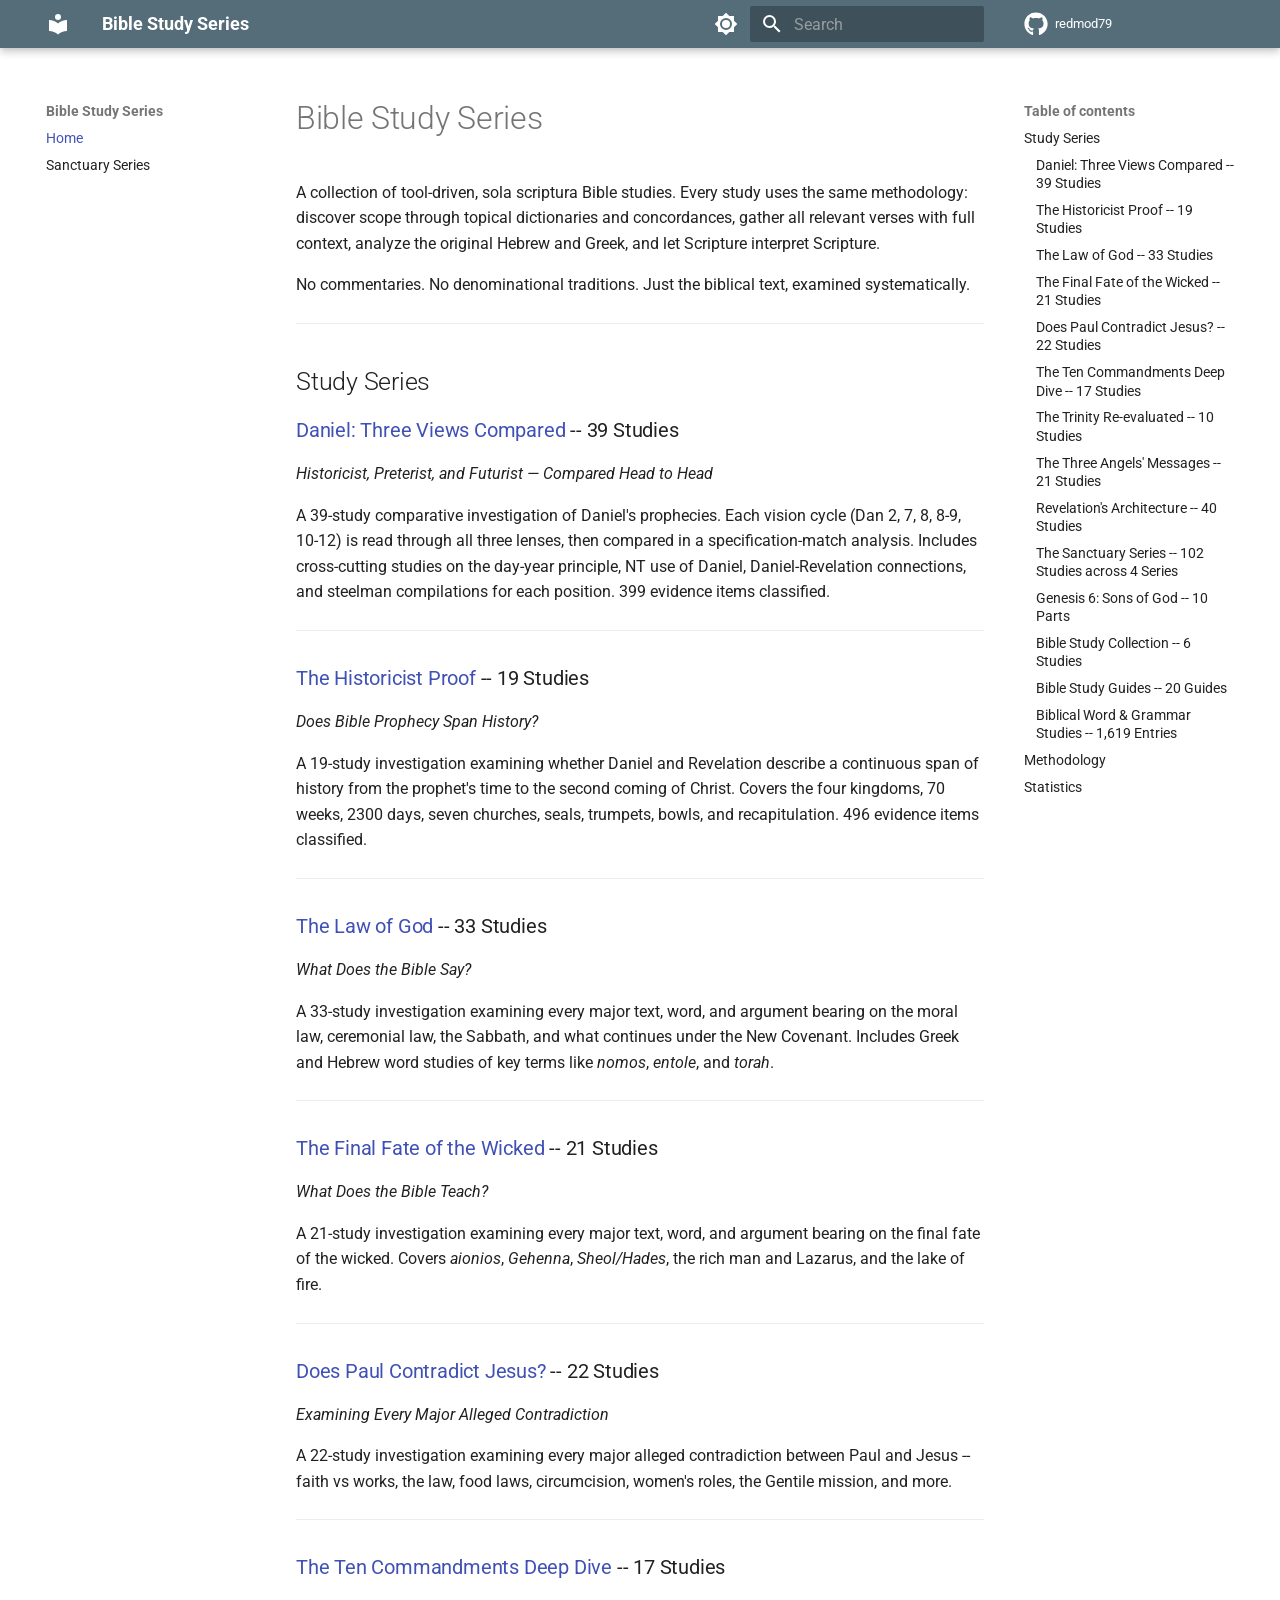
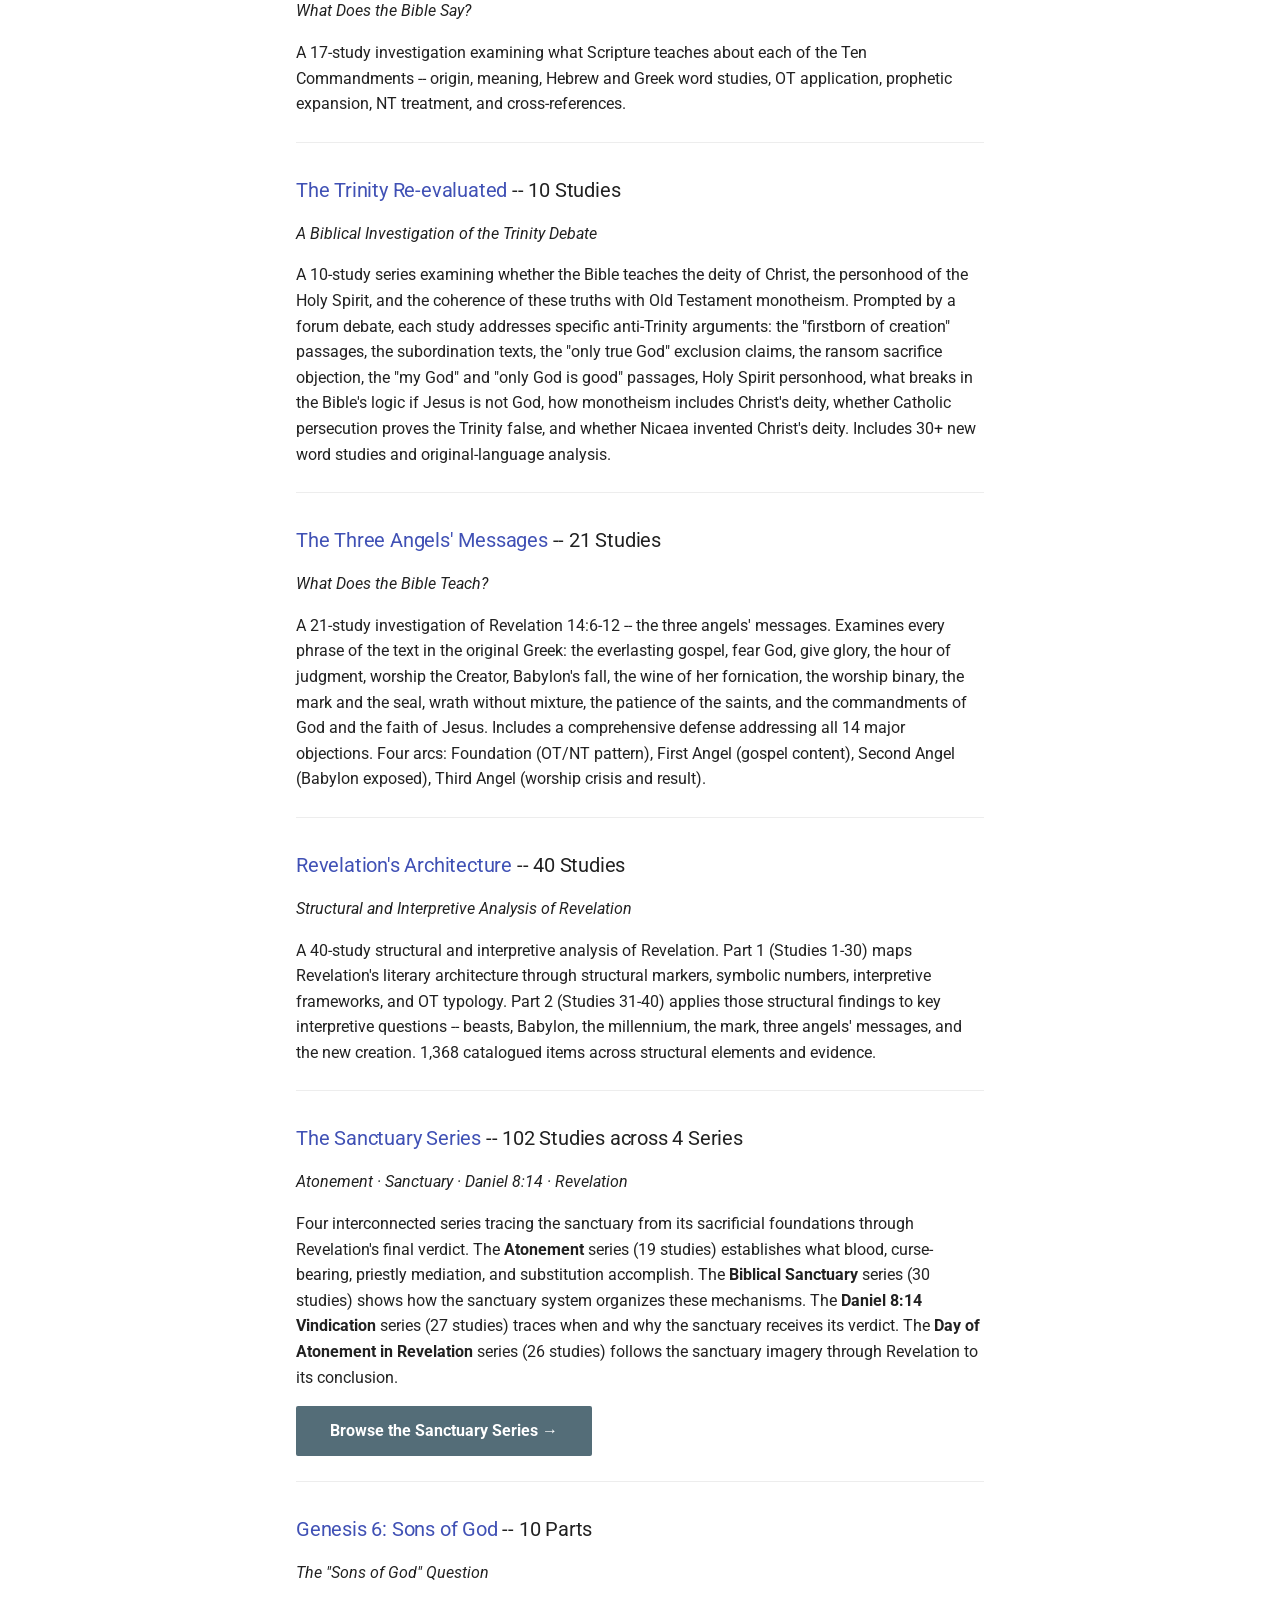
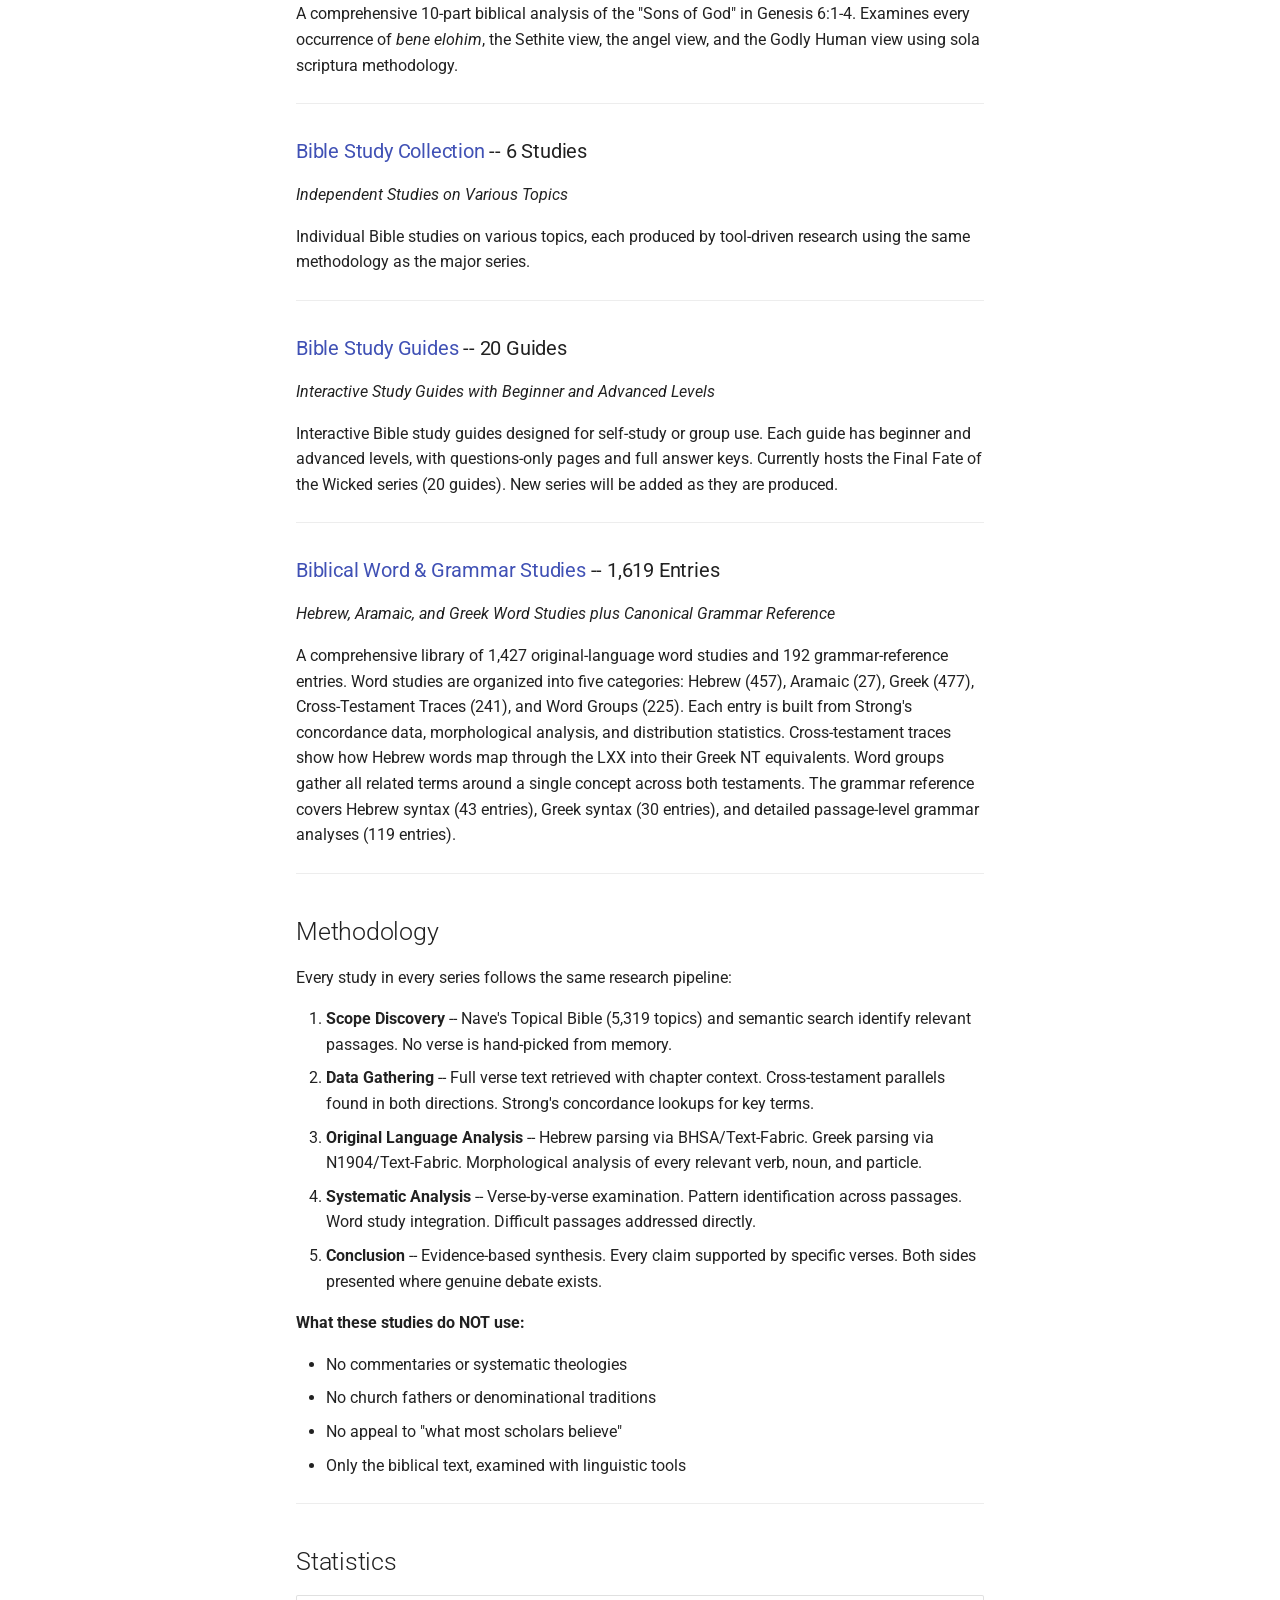
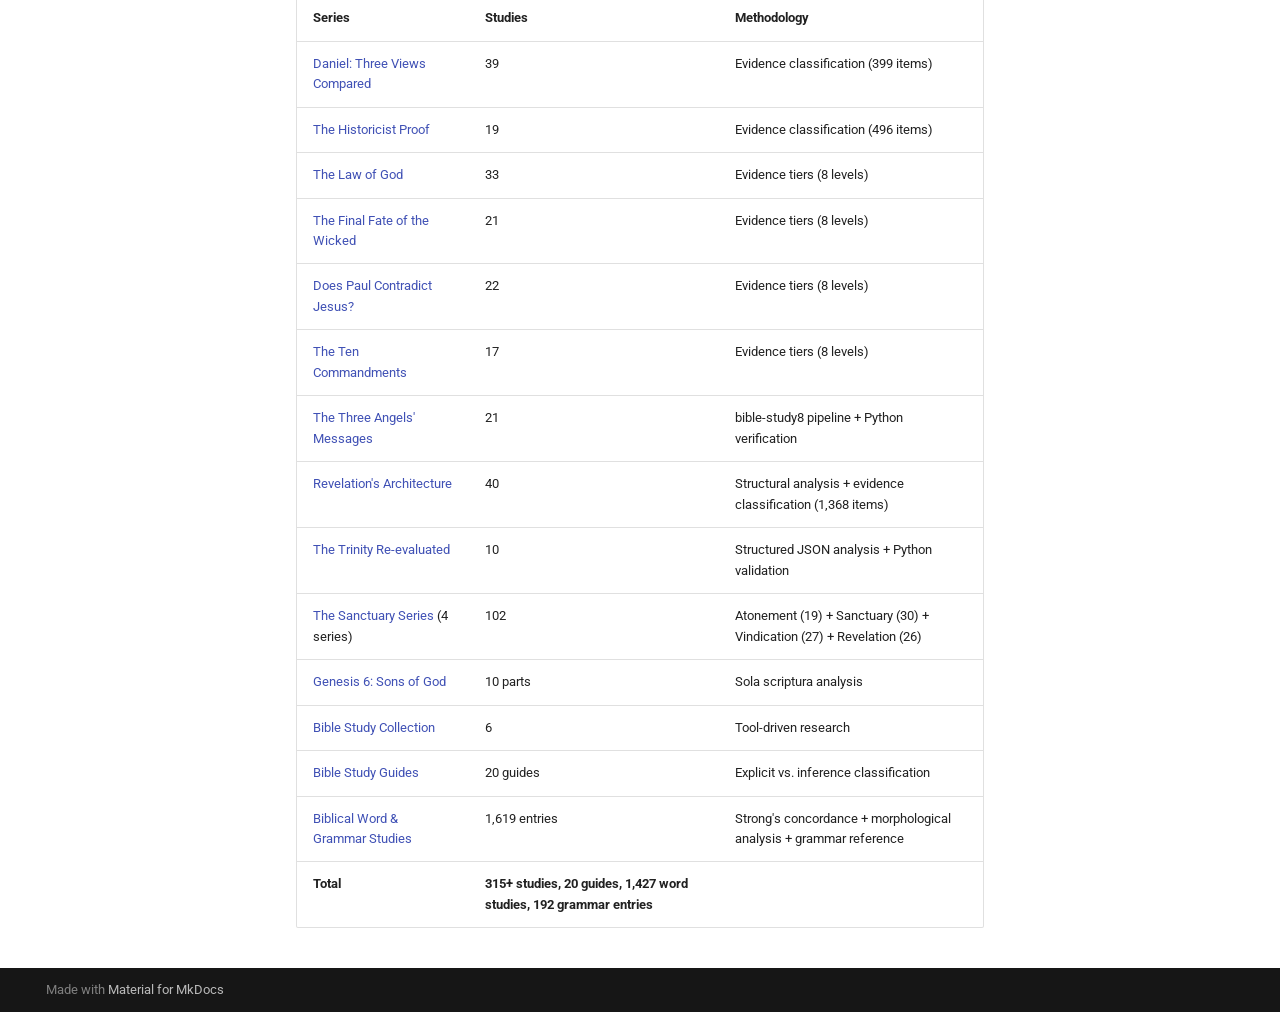
<file: index.html>
<!doctype html>
<html lang="en" class="no-js">
  <head>
    
      <meta charset="utf-8">
      <meta name="viewport" content="width=device-width,initial-scale=1">
      
        <meta name="description" content="A collection of tool-driven, sola scriptura Bible studies">
      
      
      
        <link rel="canonical" href="https://redmod79.github.io/bible-study-hub/">
      
      
      
        <link rel="next" href="sanctuary/">
      
      
        
      
      
      <link rel="icon" href="assets/images/favicon.png">
      <meta name="generator" content="mkdocs-1.6.1, mkdocs-material-9.7.5">
    
    
      
        <title>Bible Study Series</title>
      
    
    
      <link rel="stylesheet" href="assets/stylesheets/main.484c7ddc.min.css">
      
        
        <link rel="stylesheet" href="assets/stylesheets/palette.ab4e12ef.min.css">
      
      


    
    
      
    
    
      
        
        
        <link rel="preconnect" href="https://fonts.gstatic.com" crossorigin>
        <link rel="stylesheet" href="https://fonts.googleapis.com/css?family=Roboto:300,300i,400,400i,700,700i%7CRoboto+Mono:400,400i,700,700i&display=fallback">
        <style>:root{--md-text-font:"Roboto";--md-code-font:"Roboto Mono"}</style>
      
    
    
      <link rel="stylesheet" href="css/extra.css">
    
    <script>__md_scope=new URL(".",location),__md_hash=e=>[...e].reduce(((e,_)=>(e<<5)-e+_.charCodeAt(0)),0),__md_get=(e,_=localStorage,t=__md_scope)=>JSON.parse(_.getItem(t.pathname+"."+e)),__md_set=(e,_,t=localStorage,a=__md_scope)=>{try{t.setItem(a.pathname+"."+e,JSON.stringify(_))}catch(e){}}</script>
    
      

    
    
  </head>
  
  
    
    
      
    
    
    
    
    <body dir="ltr" data-md-color-scheme="default" data-md-color-primary="blue-grey" data-md-color-accent="deep-orange">
  
    
    <input class="md-toggle" data-md-toggle="drawer" type="checkbox" id="__drawer" autocomplete="off">
    <input class="md-toggle" data-md-toggle="search" type="checkbox" id="__search" autocomplete="off">
    <label class="md-overlay" for="__drawer"></label>
    <div data-md-component="skip">
      
        
        <a href="#bible-study-series" class="md-skip">
          Skip to content
        </a>
      
    </div>
    <div data-md-component="announce">
      
    </div>
    
    
      

  

<header class="md-header md-header--shadow" data-md-component="header">
  <nav class="md-header__inner md-grid" aria-label="Header">
    <a href="." title="Bible Study Series" class="md-header__button md-logo" aria-label="Bible Study Series" data-md-component="logo">
      
  
  <svg xmlns="http://www.w3.org/2000/svg" viewBox="0 0 24 24"><path d="M12 8a3 3 0 0 0 3-3 3 3 0 0 0-3-3 3 3 0 0 0-3 3 3 3 0 0 0 3 3m0 3.54C9.64 9.35 6.5 8 3 8v11c3.5 0 6.64 1.35 9 3.54 2.36-2.19 5.5-3.54 9-3.54V8c-3.5 0-6.64 1.35-9 3.54"/></svg>

    </a>
    <label class="md-header__button md-icon" for="__drawer">
      
      <svg xmlns="http://www.w3.org/2000/svg" viewBox="0 0 24 24"><path d="M3 6h18v2H3zm0 5h18v2H3zm0 5h18v2H3z"/></svg>
    </label>
    <div class="md-header__title" data-md-component="header-title">
      <div class="md-header__ellipsis">
        <div class="md-header__topic">
          <span class="md-ellipsis">
            Bible Study Series
          </span>
        </div>
        <div class="md-header__topic" data-md-component="header-topic">
          <span class="md-ellipsis">
            
              Home
            
          </span>
        </div>
      </div>
    </div>
    
      
        <form class="md-header__option" data-md-component="palette">
  
    
    
    
    <input class="md-option" data-md-color-media="" data-md-color-scheme="default" data-md-color-primary="blue-grey" data-md-color-accent="deep-orange"  aria-label="Switch to dark mode"  type="radio" name="__palette" id="__palette_0">
    
      <label class="md-header__button md-icon" title="Switch to dark mode" for="__palette_1" hidden>
        <svg xmlns="http://www.w3.org/2000/svg" viewBox="0 0 24 24"><path d="M12 8a4 4 0 0 0-4 4 4 4 0 0 0 4 4 4 4 0 0 0 4-4 4 4 0 0 0-4-4m0 10a6 6 0 0 1-6-6 6 6 0 0 1 6-6 6 6 0 0 1 6 6 6 6 0 0 1-6 6m8-9.31V4h-4.69L12 .69 8.69 4H4v4.69L.69 12 4 15.31V20h4.69L12 23.31 15.31 20H20v-4.69L23.31 12z"/></svg>
      </label>
    
  
    
    
    
    <input class="md-option" data-md-color-media="" data-md-color-scheme="slate" data-md-color-primary="blue-grey" data-md-color-accent="deep-orange"  aria-label="Switch to light mode"  type="radio" name="__palette" id="__palette_1">
    
      <label class="md-header__button md-icon" title="Switch to light mode" for="__palette_0" hidden>
        <svg xmlns="http://www.w3.org/2000/svg" viewBox="0 0 24 24"><path d="M12 18c-.89 0-1.74-.2-2.5-.55C11.56 16.5 13 14.42 13 12s-1.44-4.5-3.5-5.45C10.26 6.2 11.11 6 12 6a6 6 0 0 1 6 6 6 6 0 0 1-6 6m8-9.31V4h-4.69L12 .69 8.69 4H4v4.69L.69 12 4 15.31V20h4.69L12 23.31 15.31 20H20v-4.69L23.31 12z"/></svg>
      </label>
    
  
</form>
      
    
    
      <script>var palette=__md_get("__palette");if(palette&&palette.color){if("(prefers-color-scheme)"===palette.color.media){var media=matchMedia("(prefers-color-scheme: light)"),input=document.querySelector(media.matches?"[data-md-color-media='(prefers-color-scheme: light)']":"[data-md-color-media='(prefers-color-scheme: dark)']");palette.color.media=input.getAttribute("data-md-color-media"),palette.color.scheme=input.getAttribute("data-md-color-scheme"),palette.color.primary=input.getAttribute("data-md-color-primary"),palette.color.accent=input.getAttribute("data-md-color-accent")}for(var[key,value]of Object.entries(palette.color))document.body.setAttribute("data-md-color-"+key,value)}</script>
    
    
    
      
      
        <label class="md-header__button md-icon" for="__search">
          
          <svg xmlns="http://www.w3.org/2000/svg" viewBox="0 0 24 24"><path d="M9.5 3A6.5 6.5 0 0 1 16 9.5c0 1.61-.59 3.09-1.56 4.23l.27.27h.79l5 5-1.5 1.5-5-5v-.79l-.27-.27A6.52 6.52 0 0 1 9.5 16 6.5 6.5 0 0 1 3 9.5 6.5 6.5 0 0 1 9.5 3m0 2C7 5 5 7 5 9.5S7 14 9.5 14 14 12 14 9.5 12 5 9.5 5"/></svg>
        </label>
        <div class="md-search" data-md-component="search" role="dialog">
  <label class="md-search__overlay" for="__search"></label>
  <div class="md-search__inner" role="search">
    <form class="md-search__form" name="search">
      <input type="text" class="md-search__input" name="query" aria-label="Search" placeholder="Search" autocapitalize="off" autocorrect="off" autocomplete="off" spellcheck="false" data-md-component="search-query" required>
      <label class="md-search__icon md-icon" for="__search">
        
        <svg xmlns="http://www.w3.org/2000/svg" viewBox="0 0 24 24"><path d="M9.5 3A6.5 6.5 0 0 1 16 9.5c0 1.61-.59 3.09-1.56 4.23l.27.27h.79l5 5-1.5 1.5-5-5v-.79l-.27-.27A6.52 6.52 0 0 1 9.5 16 6.5 6.5 0 0 1 3 9.5 6.5 6.5 0 0 1 9.5 3m0 2C7 5 5 7 5 9.5S7 14 9.5 14 14 12 14 9.5 12 5 9.5 5"/></svg>
        
        <svg xmlns="http://www.w3.org/2000/svg" viewBox="0 0 24 24"><path d="M20 11v2H8l5.5 5.5-1.42 1.42L4.16 12l7.92-7.92L13.5 5.5 8 11z"/></svg>
      </label>
      <nav class="md-search__options" aria-label="Search">
        
        <button type="reset" class="md-search__icon md-icon" title="Clear" aria-label="Clear" tabindex="-1">
          
          <svg xmlns="http://www.w3.org/2000/svg" viewBox="0 0 24 24"><path d="M19 6.41 17.59 5 12 10.59 6.41 5 5 6.41 10.59 12 5 17.59 6.41 19 12 13.41 17.59 19 19 17.59 13.41 12z"/></svg>
        </button>
      </nav>
      
        <div class="md-search__suggest" data-md-component="search-suggest"></div>
      
    </form>
    <div class="md-search__output">
      <div class="md-search__scrollwrap" tabindex="0" data-md-scrollfix>
        <div class="md-search-result" data-md-component="search-result">
          <div class="md-search-result__meta">
            Initializing search
          </div>
          <ol class="md-search-result__list" role="presentation"></ol>
        </div>
      </div>
    </div>
  </div>
</div>
      
    
    
      <div class="md-header__source">
        <a href="https://github.com/redmod79" title="Go to repository" class="md-source" data-md-component="source">
  <div class="md-source__icon md-icon">
    
    <svg xmlns="http://www.w3.org/2000/svg" viewBox="0 0 512 512"><!--! Font Awesome Free 7.1.0 by @fontawesome - https://fontawesome.com License - https://fontawesome.com/license/free (Icons: CC BY 4.0, Fonts: SIL OFL 1.1, Code: MIT License) Copyright 2025 Fonticons, Inc.--><path d="M173.9 397.4c0 2-2.3 3.6-5.2 3.6-3.3.3-5.6-1.3-5.6-3.6 0-2 2.3-3.6 5.2-3.6 3-.3 5.6 1.3 5.6 3.6m-31.1-4.5c-.7 2 1.3 4.3 4.3 4.9 2.6 1 5.6 0 6.2-2s-1.3-4.3-4.3-5.2c-2.6-.7-5.5.3-6.2 2.3m44.2-1.7c-2.9.7-4.9 2.6-4.6 4.9.3 2 2.9 3.3 5.9 2.6 2.9-.7 4.9-2.6 4.6-4.6-.3-1.9-3-3.2-5.9-2.9M252.8 8C114.1 8 8 113.3 8 252c0 110.9 69.8 205.8 169.5 239.2 12.8 2.3 17.3-5.6 17.3-12.1 0-6.2-.3-40.4-.3-61.4 0 0-70 15-84.7-29.8 0 0-11.4-29.1-27.8-36.6 0 0-22.9-15.7 1.6-15.4 0 0 24.9 2 38.6 25.8 21.9 38.6 58.6 27.5 72.9 20.9 2.3-16 8.8-27.1 16-33.7-55.9-6.2-112.3-14.3-112.3-110.5 0-27.5 7.6-41.3 23.6-58.9-2.6-6.5-11.1-33.3 2.6-67.9 20.9-6.5 69 27 69 27 20-5.6 41.5-8.5 62.8-8.5s42.8 2.9 62.8 8.5c0 0 48.1-33.6 69-27 13.7 34.7 5.2 61.4 2.6 67.9 16 17.7 25.8 31.5 25.8 58.9 0 96.5-58.9 104.2-114.8 110.5 9.2 7.9 17 22.9 17 46.4 0 33.7-.3 75.4-.3 83.6 0 6.5 4.6 14.4 17.3 12.1C436.2 457.8 504 362.9 504 252 504 113.3 391.5 8 252.8 8M105.2 352.9c-1.3 1-1 3.3.7 5.2 1.6 1.6 3.9 2.3 5.2 1 1.3-1 1-3.3-.7-5.2-1.6-1.6-3.9-2.3-5.2-1m-10.8-8.1c-.7 1.3.3 2.9 2.3 3.9 1.6 1 3.6.7 4.3-.7.7-1.3-.3-2.9-2.3-3.9-2-.6-3.6-.3-4.3.7m32.4 35.6c-1.6 1.3-1 4.3 1.3 6.2 2.3 2.3 5.2 2.6 6.5 1 1.3-1.3.7-4.3-1.3-6.2-2.2-2.3-5.2-2.6-6.5-1m-11.4-14.7c-1.6 1-1.6 3.6 0 5.9s4.3 3.3 5.6 2.3c1.6-1.3 1.6-3.9 0-6.2-1.4-2.3-4-3.3-5.6-2"/></svg>
  </div>
  <div class="md-source__repository">
    redmod79
  </div>
</a>
      </div>
    
  </nav>
  
</header>
    
    <div class="md-container" data-md-component="container">
      
      
        
          
        
      
      <main class="md-main" data-md-component="main">
        <div class="md-main__inner md-grid">
          
            
              
              <div class="md-sidebar md-sidebar--primary" data-md-component="sidebar" data-md-type="navigation" >
                <div class="md-sidebar__scrollwrap">
                  <div class="md-sidebar__inner">
                    



<nav class="md-nav md-nav--primary" aria-label="Navigation" data-md-level="0">
  <label class="md-nav__title" for="__drawer">
    <a href="." title="Bible Study Series" class="md-nav__button md-logo" aria-label="Bible Study Series" data-md-component="logo">
      
  
  <svg xmlns="http://www.w3.org/2000/svg" viewBox="0 0 24 24"><path d="M12 8a3 3 0 0 0 3-3 3 3 0 0 0-3-3 3 3 0 0 0-3 3 3 3 0 0 0 3 3m0 3.54C9.64 9.35 6.5 8 3 8v11c3.5 0 6.64 1.35 9 3.54 2.36-2.19 5.5-3.54 9-3.54V8c-3.5 0-6.64 1.35-9 3.54"/></svg>

    </a>
    Bible Study Series
  </label>
  
    <div class="md-nav__source">
      <a href="https://github.com/redmod79" title="Go to repository" class="md-source" data-md-component="source">
  <div class="md-source__icon md-icon">
    
    <svg xmlns="http://www.w3.org/2000/svg" viewBox="0 0 512 512"><!--! Font Awesome Free 7.1.0 by @fontawesome - https://fontawesome.com License - https://fontawesome.com/license/free (Icons: CC BY 4.0, Fonts: SIL OFL 1.1, Code: MIT License) Copyright 2025 Fonticons, Inc.--><path d="M173.9 397.4c0 2-2.3 3.6-5.2 3.6-3.3.3-5.6-1.3-5.6-3.6 0-2 2.3-3.6 5.2-3.6 3-.3 5.6 1.3 5.6 3.6m-31.1-4.5c-.7 2 1.3 4.3 4.3 4.9 2.6 1 5.6 0 6.2-2s-1.3-4.3-4.3-5.2c-2.6-.7-5.5.3-6.2 2.3m44.2-1.7c-2.9.7-4.9 2.6-4.6 4.9.3 2 2.9 3.3 5.9 2.6 2.9-.7 4.9-2.6 4.6-4.6-.3-1.9-3-3.2-5.9-2.9M252.8 8C114.1 8 8 113.3 8 252c0 110.9 69.8 205.8 169.5 239.2 12.8 2.3 17.3-5.6 17.3-12.1 0-6.2-.3-40.4-.3-61.4 0 0-70 15-84.7-29.8 0 0-11.4-29.1-27.8-36.6 0 0-22.9-15.7 1.6-15.4 0 0 24.9 2 38.6 25.8 21.9 38.6 58.6 27.5 72.9 20.9 2.3-16 8.8-27.1 16-33.7-55.9-6.2-112.3-14.3-112.3-110.5 0-27.5 7.6-41.3 23.6-58.9-2.6-6.5-11.1-33.3 2.6-67.9 20.9-6.5 69 27 69 27 20-5.6 41.5-8.5 62.8-8.5s42.8 2.9 62.8 8.5c0 0 48.1-33.6 69-27 13.7 34.7 5.2 61.4 2.6 67.9 16 17.7 25.8 31.5 25.8 58.9 0 96.5-58.9 104.2-114.8 110.5 9.2 7.9 17 22.9 17 46.4 0 33.7-.3 75.4-.3 83.6 0 6.5 4.6 14.4 17.3 12.1C436.2 457.8 504 362.9 504 252 504 113.3 391.5 8 252.8 8M105.2 352.9c-1.3 1-1 3.3.7 5.2 1.6 1.6 3.9 2.3 5.2 1 1.3-1 1-3.3-.7-5.2-1.6-1.6-3.9-2.3-5.2-1m-10.8-8.1c-.7 1.3.3 2.9 2.3 3.9 1.6 1 3.6.7 4.3-.7.7-1.3-.3-2.9-2.3-3.9-2-.6-3.6-.3-4.3.7m32.4 35.6c-1.6 1.3-1 4.3 1.3 6.2 2.3 2.3 5.2 2.6 6.5 1 1.3-1.3.7-4.3-1.3-6.2-2.2-2.3-5.2-2.6-6.5-1m-11.4-14.7c-1.6 1-1.6 3.6 0 5.9s4.3 3.3 5.6 2.3c1.6-1.3 1.6-3.9 0-6.2-1.4-2.3-4-3.3-5.6-2"/></svg>
  </div>
  <div class="md-source__repository">
    redmod79
  </div>
</a>
    </div>
  
  <ul class="md-nav__list" data-md-scrollfix>
    
      
      
  
  
    
  
  
  
    <li class="md-nav__item md-nav__item--active">
      
      <input class="md-nav__toggle md-toggle" type="checkbox" id="__toc">
      
      
        
      
      
        <label class="md-nav__link md-nav__link--active" for="__toc">
          
  
  
  <span class="md-ellipsis">
    
  
    Home
  

    
  </span>
  
  

          <span class="md-nav__icon md-icon"></span>
        </label>
      
      <a href="." class="md-nav__link md-nav__link--active">
        
  
  
  <span class="md-ellipsis">
    
  
    Home
  

    
  </span>
  
  

      </a>
      
        

<nav class="md-nav md-nav--secondary" aria-label="Table of contents">
  
  
  
    
  
  
    <label class="md-nav__title" for="__toc">
      <span class="md-nav__icon md-icon"></span>
      Table of contents
    </label>
    <ul class="md-nav__list" data-md-component="toc" data-md-scrollfix>
      
        <li class="md-nav__item">
  <a href="#study-series" class="md-nav__link">
    <span class="md-ellipsis">
      
        Study Series
      
    </span>
  </a>
  
    <nav class="md-nav" aria-label="Study Series">
      <ul class="md-nav__list">
        
          <li class="md-nav__item">
  <a href="#daniel-three-views-compared-39-studies" class="md-nav__link">
    <span class="md-ellipsis">
      
        Daniel: Three Views Compared -- 39 Studies
      
    </span>
  </a>
  
</li>
        
          <li class="md-nav__item">
  <a href="#the-historicist-proof-19-studies" class="md-nav__link">
    <span class="md-ellipsis">
      
        The Historicist Proof -- 19 Studies
      
    </span>
  </a>
  
</li>
        
          <li class="md-nav__item">
  <a href="#the-law-of-god-33-studies" class="md-nav__link">
    <span class="md-ellipsis">
      
        The Law of God -- 33 Studies
      
    </span>
  </a>
  
</li>
        
          <li class="md-nav__item">
  <a href="#the-final-fate-of-the-wicked-21-studies" class="md-nav__link">
    <span class="md-ellipsis">
      
        The Final Fate of the Wicked -- 21 Studies
      
    </span>
  </a>
  
</li>
        
          <li class="md-nav__item">
  <a href="#does-paul-contradict-jesus-22-studies" class="md-nav__link">
    <span class="md-ellipsis">
      
        Does Paul Contradict Jesus? -- 22 Studies
      
    </span>
  </a>
  
</li>
        
          <li class="md-nav__item">
  <a href="#the-ten-commandments-deep-dive-17-studies" class="md-nav__link">
    <span class="md-ellipsis">
      
        The Ten Commandments Deep Dive -- 17 Studies
      
    </span>
  </a>
  
</li>
        
          <li class="md-nav__item">
  <a href="#the-trinity-re-evaluated-10-studies" class="md-nav__link">
    <span class="md-ellipsis">
      
        The Trinity Re-evaluated -- 10 Studies
      
    </span>
  </a>
  
</li>
        
          <li class="md-nav__item">
  <a href="#the-three-angels-messages-21-studies" class="md-nav__link">
    <span class="md-ellipsis">
      
        The Three Angels' Messages -- 21 Studies
      
    </span>
  </a>
  
</li>
        
          <li class="md-nav__item">
  <a href="#revelations-architecture-40-studies" class="md-nav__link">
    <span class="md-ellipsis">
      
        Revelation's Architecture -- 40 Studies
      
    </span>
  </a>
  
</li>
        
          <li class="md-nav__item">
  <a href="#the-sanctuary-series-102-studies-across-4-series" class="md-nav__link">
    <span class="md-ellipsis">
      
        The Sanctuary Series -- 102 Studies across 4 Series
      
    </span>
  </a>
  
</li>
        
          <li class="md-nav__item">
  <a href="#genesis-6-sons-of-god-10-parts" class="md-nav__link">
    <span class="md-ellipsis">
      
        Genesis 6: Sons of God -- 10 Parts
      
    </span>
  </a>
  
</li>
        
          <li class="md-nav__item">
  <a href="#bible-study-collection-6-studies" class="md-nav__link">
    <span class="md-ellipsis">
      
        Bible Study Collection -- 6 Studies
      
    </span>
  </a>
  
</li>
        
          <li class="md-nav__item">
  <a href="#bible-study-guides-20-guides" class="md-nav__link">
    <span class="md-ellipsis">
      
        Bible Study Guides -- 20 Guides
      
    </span>
  </a>
  
</li>
        
          <li class="md-nav__item">
  <a href="#biblical-word-grammar-studies-1619-entries" class="md-nav__link">
    <span class="md-ellipsis">
      
        Biblical Word &amp; Grammar Studies -- 1,619 Entries
      
    </span>
  </a>
  
</li>
        
      </ul>
    </nav>
  
</li>
      
        <li class="md-nav__item">
  <a href="#methodology" class="md-nav__link">
    <span class="md-ellipsis">
      
        Methodology
      
    </span>
  </a>
  
</li>
      
        <li class="md-nav__item">
  <a href="#statistics" class="md-nav__link">
    <span class="md-ellipsis">
      
        Statistics
      
    </span>
  </a>
  
</li>
      
    </ul>
  
</nav>
      
    </li>
  

    
      
      
  
  
  
  
    <li class="md-nav__item">
      <a href="sanctuary/" class="md-nav__link">
        
  
  
  <span class="md-ellipsis">
    
  
    Sanctuary Series
  

    
  </span>
  
  

      </a>
    </li>
  

    
  </ul>
</nav>
                  </div>
                </div>
              </div>
            
            
              
              <div class="md-sidebar md-sidebar--secondary" data-md-component="sidebar" data-md-type="toc" >
                <div class="md-sidebar__scrollwrap">
                  <div class="md-sidebar__inner">
                    

<nav class="md-nav md-nav--secondary" aria-label="Table of contents">
  
  
  
    
  
  
    <label class="md-nav__title" for="__toc">
      <span class="md-nav__icon md-icon"></span>
      Table of contents
    </label>
    <ul class="md-nav__list" data-md-component="toc" data-md-scrollfix>
      
        <li class="md-nav__item">
  <a href="#study-series" class="md-nav__link">
    <span class="md-ellipsis">
      
        Study Series
      
    </span>
  </a>
  
    <nav class="md-nav" aria-label="Study Series">
      <ul class="md-nav__list">
        
          <li class="md-nav__item">
  <a href="#daniel-three-views-compared-39-studies" class="md-nav__link">
    <span class="md-ellipsis">
      
        Daniel: Three Views Compared -- 39 Studies
      
    </span>
  </a>
  
</li>
        
          <li class="md-nav__item">
  <a href="#the-historicist-proof-19-studies" class="md-nav__link">
    <span class="md-ellipsis">
      
        The Historicist Proof -- 19 Studies
      
    </span>
  </a>
  
</li>
        
          <li class="md-nav__item">
  <a href="#the-law-of-god-33-studies" class="md-nav__link">
    <span class="md-ellipsis">
      
        The Law of God -- 33 Studies
      
    </span>
  </a>
  
</li>
        
          <li class="md-nav__item">
  <a href="#the-final-fate-of-the-wicked-21-studies" class="md-nav__link">
    <span class="md-ellipsis">
      
        The Final Fate of the Wicked -- 21 Studies
      
    </span>
  </a>
  
</li>
        
          <li class="md-nav__item">
  <a href="#does-paul-contradict-jesus-22-studies" class="md-nav__link">
    <span class="md-ellipsis">
      
        Does Paul Contradict Jesus? -- 22 Studies
      
    </span>
  </a>
  
</li>
        
          <li class="md-nav__item">
  <a href="#the-ten-commandments-deep-dive-17-studies" class="md-nav__link">
    <span class="md-ellipsis">
      
        The Ten Commandments Deep Dive -- 17 Studies
      
    </span>
  </a>
  
</li>
        
          <li class="md-nav__item">
  <a href="#the-trinity-re-evaluated-10-studies" class="md-nav__link">
    <span class="md-ellipsis">
      
        The Trinity Re-evaluated -- 10 Studies
      
    </span>
  </a>
  
</li>
        
          <li class="md-nav__item">
  <a href="#the-three-angels-messages-21-studies" class="md-nav__link">
    <span class="md-ellipsis">
      
        The Three Angels' Messages -- 21 Studies
      
    </span>
  </a>
  
</li>
        
          <li class="md-nav__item">
  <a href="#revelations-architecture-40-studies" class="md-nav__link">
    <span class="md-ellipsis">
      
        Revelation's Architecture -- 40 Studies
      
    </span>
  </a>
  
</li>
        
          <li class="md-nav__item">
  <a href="#the-sanctuary-series-102-studies-across-4-series" class="md-nav__link">
    <span class="md-ellipsis">
      
        The Sanctuary Series -- 102 Studies across 4 Series
      
    </span>
  </a>
  
</li>
        
          <li class="md-nav__item">
  <a href="#genesis-6-sons-of-god-10-parts" class="md-nav__link">
    <span class="md-ellipsis">
      
        Genesis 6: Sons of God -- 10 Parts
      
    </span>
  </a>
  
</li>
        
          <li class="md-nav__item">
  <a href="#bible-study-collection-6-studies" class="md-nav__link">
    <span class="md-ellipsis">
      
        Bible Study Collection -- 6 Studies
      
    </span>
  </a>
  
</li>
        
          <li class="md-nav__item">
  <a href="#bible-study-guides-20-guides" class="md-nav__link">
    <span class="md-ellipsis">
      
        Bible Study Guides -- 20 Guides
      
    </span>
  </a>
  
</li>
        
          <li class="md-nav__item">
  <a href="#biblical-word-grammar-studies-1619-entries" class="md-nav__link">
    <span class="md-ellipsis">
      
        Biblical Word &amp; Grammar Studies -- 1,619 Entries
      
    </span>
  </a>
  
</li>
        
      </ul>
    </nav>
  
</li>
      
        <li class="md-nav__item">
  <a href="#methodology" class="md-nav__link">
    <span class="md-ellipsis">
      
        Methodology
      
    </span>
  </a>
  
</li>
      
        <li class="md-nav__item">
  <a href="#statistics" class="md-nav__link">
    <span class="md-ellipsis">
      
        Statistics
      
    </span>
  </a>
  
</li>
      
    </ul>
  
</nav>
                  </div>
                </div>
              </div>
            
          
          
            <div class="md-content" data-md-component="content">
              
              <article class="md-content__inner md-typeset">
                
                  


  
  


<h1 id="bible-study-series">Bible Study Series<a class="headerlink" href="#bible-study-series" title="Permanent link">&para;</a></h1>
<p>A collection of tool-driven, sola scriptura Bible studies. Every study uses the same methodology: discover scope through topical dictionaries and concordances, gather all relevant verses with full context, analyze the original Hebrew and Greek, and let Scripture interpret Scripture.</p>
<p>No commentaries. No denominational traditions. Just the biblical text, examined systematically.</p>
<hr />
<h2 id="study-series">Study Series<a class="headerlink" href="#study-series" title="Permanent link">&para;</a></h2>
<h3 id="daniel-three-views-compared-39-studies"><a href="https://redmod79.github.io/dan3-website/">Daniel: Three Views Compared</a> -- 39 Studies<a class="headerlink" href="#daniel-three-views-compared-39-studies" title="Permanent link">&para;</a></h3>
<p><em>Historicist, Preterist, and Futurist — Compared Head to Head</em></p>
<p>A 39-study comparative investigation of Daniel's prophecies. Each vision cycle (Dan 2, 7, 8, 8-9, 10-12) is read through all three lenses, then compared in a specification-match analysis. Includes cross-cutting studies on the day-year principle, NT use of Daniel, Daniel-Revelation connections, and steelman compilations for each position. 399 evidence items classified.</p>
<hr />
<h3 id="the-historicist-proof-19-studies"><a href="https://redmod79.github.io/hist-website/">The Historicist Proof</a> -- 19 Studies<a class="headerlink" href="#the-historicist-proof-19-studies" title="Permanent link">&para;</a></h3>
<p><em>Does Bible Prophecy Span History?</em></p>
<p>A 19-study investigation examining whether Daniel and Revelation describe a continuous span of history from the prophet's time to the second coming of Christ. Covers the four kingdoms, 70 weeks, 2300 days, seven churches, seals, trumpets, bowls, and recapitulation. 496 evidence items classified.</p>
<hr />
<h3 id="the-law-of-god-33-studies"><a href="https://redmod79.github.io/law-website/">The Law of God</a> -- 33 Studies<a class="headerlink" href="#the-law-of-god-33-studies" title="Permanent link">&para;</a></h3>
<p><em>What Does the Bible Say?</em></p>
<p>A 33-study investigation examining every major text, word, and argument bearing on the moral law, ceremonial law, the Sabbath, and what continues under the New Covenant. Includes Greek and Hebrew word studies of key terms like <em>nomos</em>, <em>entole</em>, and <em>torah</em>.</p>
<hr />
<h3 id="the-final-fate-of-the-wicked-21-studies"><a href="https://redmod79.github.io/etc-website/">The Final Fate of the Wicked</a> -- 21 Studies<a class="headerlink" href="#the-final-fate-of-the-wicked-21-studies" title="Permanent link">&para;</a></h3>
<p><em>What Does the Bible Teach?</em></p>
<p>A 21-study investigation examining every major text, word, and argument bearing on the final fate of the wicked. Covers <em>aionios</em>, <em>Gehenna</em>, <em>Sheol/Hades</em>, the rich man and Lazarus, and the lake of fire.</p>
<hr />
<h3 id="does-paul-contradict-jesus-22-studies"><a href="https://redmod79.github.io/pvj-website/">Does Paul Contradict Jesus?</a> -- 22 Studies<a class="headerlink" href="#does-paul-contradict-jesus-22-studies" title="Permanent link">&para;</a></h3>
<p><em>Examining Every Major Alleged Contradiction</em></p>
<p>A 22-study investigation examining every major alleged contradiction between Paul and Jesus -- faith vs works, the law, food laws, circumcision, women's roles, the Gentile mission, and more.</p>
<hr />
<h3 id="the-ten-commandments-deep-dive-17-studies"><a href="https://redmod79.github.io/cmd-website/">The Ten Commandments Deep Dive</a> -- 17 Studies<a class="headerlink" href="#the-ten-commandments-deep-dive-17-studies" title="Permanent link">&para;</a></h3>
<p><em>What Does the Bible Say?</em></p>
<p>A 17-study investigation examining what Scripture teaches about each of the Ten Commandments -- origin, meaning, Hebrew and Greek word studies, OT application, prophetic expansion, NT treatment, and cross-references.</p>
<hr />
<h3 id="the-trinity-re-evaluated-10-studies"><a href="https://redmod79.github.io/trin-website/">The Trinity Re-evaluated</a> -- 10 Studies<a class="headerlink" href="#the-trinity-re-evaluated-10-studies" title="Permanent link">&para;</a></h3>
<p><em>A Biblical Investigation of the Trinity Debate</em></p>
<p>A 10-study series examining whether the Bible teaches the deity of Christ, the personhood of the Holy Spirit, and the coherence of these truths with Old Testament monotheism. Prompted by a forum debate, each study addresses specific anti-Trinity arguments: the "firstborn of creation" passages, the subordination texts, the "only true God" exclusion claims, the ransom sacrifice objection, the "my God" and "only God is good" passages, Holy Spirit personhood, what breaks in the Bible's logic if Jesus is not God, how monotheism includes Christ's deity, whether Catholic persecution proves the Trinity false, and whether Nicaea invented Christ's deity. Includes 30+ new word studies and original-language analysis.</p>
<hr />
<h3 id="the-three-angels-messages-21-studies"><a href="https://redmod79.github.io/3am-website/">The Three Angels' Messages</a> -- 21 Studies<a class="headerlink" href="#the-three-angels-messages-21-studies" title="Permanent link">&para;</a></h3>
<p><em>What Does the Bible Teach?</em></p>
<p>A 21-study investigation of Revelation 14:6-12 -- the three angels' messages. Examines every phrase of the text in the original Greek: the everlasting gospel, fear God, give glory, the hour of judgment, worship the Creator, Babylon's fall, the wine of her fornication, the worship binary, the mark and the seal, wrath without mixture, the patience of the saints, and the commandments of God and the faith of Jesus. Includes a comprehensive defense addressing all 14 major objections. Four arcs: Foundation (OT/NT pattern), First Angel (gospel content), Second Angel (Babylon exposed), Third Angel (worship crisis and result).</p>
<hr />
<h3 id="revelations-architecture-40-studies"><a href="https://redmod79.github.io/revs2-website/">Revelation's Architecture</a> -- 40 Studies<a class="headerlink" href="#revelations-architecture-40-studies" title="Permanent link">&para;</a></h3>
<p><em>Structural and Interpretive Analysis of Revelation</em></p>
<p>A 40-study structural and interpretive analysis of Revelation. Part 1 (Studies 1-30) maps Revelation's literary architecture through structural markers, symbolic numbers, interpretive frameworks, and OT typology. Part 2 (Studies 31-40) applies those structural findings to key interpretive questions -- beasts, Babylon, the millennium, the mark, three angels' messages, and the new creation. 1,368 catalogued items across structural elements and evidence.</p>
<hr />
<h3 id="the-sanctuary-series-102-studies-across-4-series"><a href="sanctuary/">The Sanctuary Series</a> -- 102 Studies across 4 Series<a class="headerlink" href="#the-sanctuary-series-102-studies-across-4-series" title="Permanent link">&para;</a></h3>
<p><em>Atonement · Sanctuary · Daniel 8:14 · Revelation</em></p>
<p>Four interconnected series tracing the sanctuary from its sacrificial foundations through Revelation's final verdict. The <strong>Atonement</strong> series (19 studies) establishes what blood, curse-bearing, priestly mediation, and substitution accomplish. The <strong>Biblical Sanctuary</strong> series (30 studies) shows how the sanctuary system organizes these mechanisms. The <strong>Daniel 8:14 Vindication</strong> series (27 studies) traces when and why the sanctuary receives its verdict. The <strong>Day of Atonement in Revelation</strong> series (26 studies) follows the sanctuary imagery through Revelation to its conclusion.</p>
<p><a class="md-button md-button--primary" href="sanctuary/"><strong>Browse the Sanctuary Series →</strong></a></p>
<hr />
<h3 id="genesis-6-sons-of-god-10-parts"><a href="https://redmod79.github.io/genesis-6-website/">Genesis 6: Sons of God</a> -- 10 Parts<a class="headerlink" href="#genesis-6-sons-of-god-10-parts" title="Permanent link">&para;</a></h3>
<p><em>The "Sons of God" Question</em></p>
<p>A comprehensive 10-part biblical analysis of the "Sons of God" in Genesis 6:1-4. Examines every occurrence of <em>bene elohim</em>, the Sethite view, the angel view, and the Godly Human view using sola scriptura methodology.</p>
<hr />
<h3 id="bible-study-collection-6-studies"><a href="https://redmod79.github.io/bible-topics-website/">Bible Study Collection</a> -- 6 Studies<a class="headerlink" href="#bible-study-collection-6-studies" title="Permanent link">&para;</a></h3>
<p><em>Independent Studies on Various Topics</em></p>
<p>Individual Bible studies on various topics, each produced by tool-driven research using the same methodology as the major series.</p>
<hr />
<h3 id="bible-study-guides-20-guides"><a href="https://redmod79.github.io/study-guides/">Bible Study Guides</a> -- 20 Guides<a class="headerlink" href="#bible-study-guides-20-guides" title="Permanent link">&para;</a></h3>
<p><em>Interactive Study Guides with Beginner and Advanced Levels</em></p>
<p>Interactive Bible study guides designed for self-study or group use. Each guide has beginner and advanced levels, with questions-only pages and full answer keys. Currently hosts the Final Fate of the Wicked series (20 guides). New series will be added as they are produced.</p>
<hr />
<h3 id="biblical-word-grammar-studies-1619-entries"><a href="https://redmod79.github.io/word-studies-website/">Biblical Word &amp; Grammar Studies</a> -- 1,619 Entries<a class="headerlink" href="#biblical-word-grammar-studies-1619-entries" title="Permanent link">&para;</a></h3>
<p><em>Hebrew, Aramaic, and Greek Word Studies plus Canonical Grammar Reference</em></p>
<p>A comprehensive library of 1,427 original-language word studies and 192 grammar-reference entries. Word studies are organized into five categories: Hebrew (457), Aramaic (27), Greek (477), Cross-Testament Traces (241), and Word Groups (225). Each entry is built from Strong's concordance data, morphological analysis, and distribution statistics. Cross-testament traces show how Hebrew words map through the LXX into their Greek NT equivalents. Word groups gather all related terms around a single concept across both testaments. The grammar reference covers Hebrew syntax (43 entries), Greek syntax (30 entries), and detailed passage-level grammar analyses (119 entries).</p>
<hr />
<h2 id="methodology">Methodology<a class="headerlink" href="#methodology" title="Permanent link">&para;</a></h2>
<p>Every study in every series follows the same research pipeline:</p>
<ol>
<li><strong>Scope Discovery</strong> -- Nave's Topical Bible (5,319 topics) and semantic search identify relevant passages. No verse is hand-picked from memory.</li>
<li><strong>Data Gathering</strong> -- Full verse text retrieved with chapter context. Cross-testament parallels found in both directions. Strong's concordance lookups for key terms.</li>
<li><strong>Original Language Analysis</strong> -- Hebrew parsing via BHSA/Text-Fabric. Greek parsing via N1904/Text-Fabric. Morphological analysis of every relevant verb, noun, and particle.</li>
<li><strong>Systematic Analysis</strong> -- Verse-by-verse examination. Pattern identification across passages. Word study integration. Difficult passages addressed directly.</li>
<li><strong>Conclusion</strong> -- Evidence-based synthesis. Every claim supported by specific verses. Both sides presented where genuine debate exists.</li>
</ol>
<p><strong>What these studies do NOT use:</strong></p>
<ul>
<li>No commentaries or systematic theologies</li>
<li>No church fathers or denominational traditions</li>
<li>No appeal to "what most scholars believe"</li>
<li>Only the biblical text, examined with linguistic tools</li>
</ul>
<hr />
<h2 id="statistics">Statistics<a class="headerlink" href="#statistics" title="Permanent link">&para;</a></h2>
<table>
<thead>
<tr>
<th>Series</th>
<th>Studies</th>
<th>Methodology</th>
</tr>
</thead>
<tbody>
<tr>
<td><a href="https://redmod79.github.io/dan3-website/">Daniel: Three Views Compared</a></td>
<td>39</td>
<td>Evidence classification (399 items)</td>
</tr>
<tr>
<td><a href="https://redmod79.github.io/hist-website/">The Historicist Proof</a></td>
<td>19</td>
<td>Evidence classification (496 items)</td>
</tr>
<tr>
<td><a href="https://redmod79.github.io/law-website/">The Law of God</a></td>
<td>33</td>
<td>Evidence tiers (8 levels)</td>
</tr>
<tr>
<td><a href="https://redmod79.github.io/etc-website/">The Final Fate of the Wicked</a></td>
<td>21</td>
<td>Evidence tiers (8 levels)</td>
</tr>
<tr>
<td><a href="https://redmod79.github.io/pvj-website/">Does Paul Contradict Jesus?</a></td>
<td>22</td>
<td>Evidence tiers (8 levels)</td>
</tr>
<tr>
<td><a href="https://redmod79.github.io/cmd-website/">The Ten Commandments</a></td>
<td>17</td>
<td>Evidence tiers (8 levels)</td>
</tr>
<tr>
<td><a href="https://redmod79.github.io/3am-website/">The Three Angels' Messages</a></td>
<td>21</td>
<td>bible-study8 pipeline + Python verification</td>
</tr>
<tr>
<td><a href="https://redmod79.github.io/revs2-website/">Revelation's Architecture</a></td>
<td>40</td>
<td>Structural analysis + evidence classification (1,368 items)</td>
</tr>
<tr>
<td><a href="https://redmod79.github.io/trin-website/">The Trinity Re-evaluated</a></td>
<td>10</td>
<td>Structured JSON analysis + Python validation</td>
</tr>
<tr>
<td><a href="sanctuary/">The Sanctuary Series</a> (4 series)</td>
<td>102</td>
<td>Atonement (19) + Sanctuary (30) + Vindication (27) + Revelation (26)</td>
</tr>
<tr>
<td><a href="https://redmod79.github.io/genesis-6-website/">Genesis 6: Sons of God</a></td>
<td>10 parts</td>
<td>Sola scriptura analysis</td>
</tr>
<tr>
<td><a href="https://redmod79.github.io/bible-topics-website/">Bible Study Collection</a></td>
<td>6</td>
<td>Tool-driven research</td>
</tr>
<tr>
<td><a href="https://redmod79.github.io/study-guides/">Bible Study Guides</a></td>
<td>20 guides</td>
<td>Explicit vs. inference classification</td>
</tr>
<tr>
<td><a href="https://redmod79.github.io/word-studies-website/">Biblical Word &amp; Grammar Studies</a></td>
<td>1,619 entries</td>
<td>Strong's concordance + morphological analysis + grammar reference</td>
</tr>
<tr>
<td><strong>Total</strong></td>
<td><strong>315+ studies, 20 guides, 1,427 word studies, 192 grammar entries</strong></td>
<td></td>
</tr>
</tbody>
</table>












                
              </article>
            </div>
          
          
<script>var target=document.getElementById(location.hash.slice(1));target&&target.name&&(target.checked=target.name.startsWith("__tabbed_"))</script>
        </div>
        
          <button type="button" class="md-top md-icon" data-md-component="top" hidden>
  
  <svg xmlns="http://www.w3.org/2000/svg" viewBox="0 0 24 24"><path d="M13 20h-2V8l-5.5 5.5-1.42-1.42L12 4.16l7.92 7.92-1.42 1.42L13 8z"/></svg>
  Back to top
</button>
        
      </main>
      
        <footer class="md-footer">
  
  <div class="md-footer-meta md-typeset">
    <div class="md-footer-meta__inner md-grid">
      <div class="md-copyright">
  
  
    Made with
    <a href="https://squidfunk.github.io/mkdocs-material/" target="_blank" rel="noopener">
      Material for MkDocs
    </a>
  
</div>
      
    </div>
  </div>
</footer>
      
    </div>
    <div class="md-dialog" data-md-component="dialog">
      <div class="md-dialog__inner md-typeset"></div>
    </div>
    
    
    
      
      
      <script id="__config" type="application/json">{"annotate": null, "base": ".", "features": ["navigation.instant", "navigation.top", "search.suggest", "search.highlight", "toc.follow"], "search": "assets/javascripts/workers/search.2c215733.min.js", "tags": null, "translations": {"clipboard.copied": "Copied to clipboard", "clipboard.copy": "Copy to clipboard", "search.result.more.one": "1 more on this page", "search.result.more.other": "# more on this page", "search.result.none": "No matching documents", "search.result.one": "1 matching document", "search.result.other": "# matching documents", "search.result.placeholder": "Type to start searching", "search.result.term.missing": "Missing", "select.version": "Select version"}, "version": null}</script>
    
    
      <script src="assets/javascripts/bundle.79ae519e.min.js"></script>
      
    
  </body>
</html>
</file>
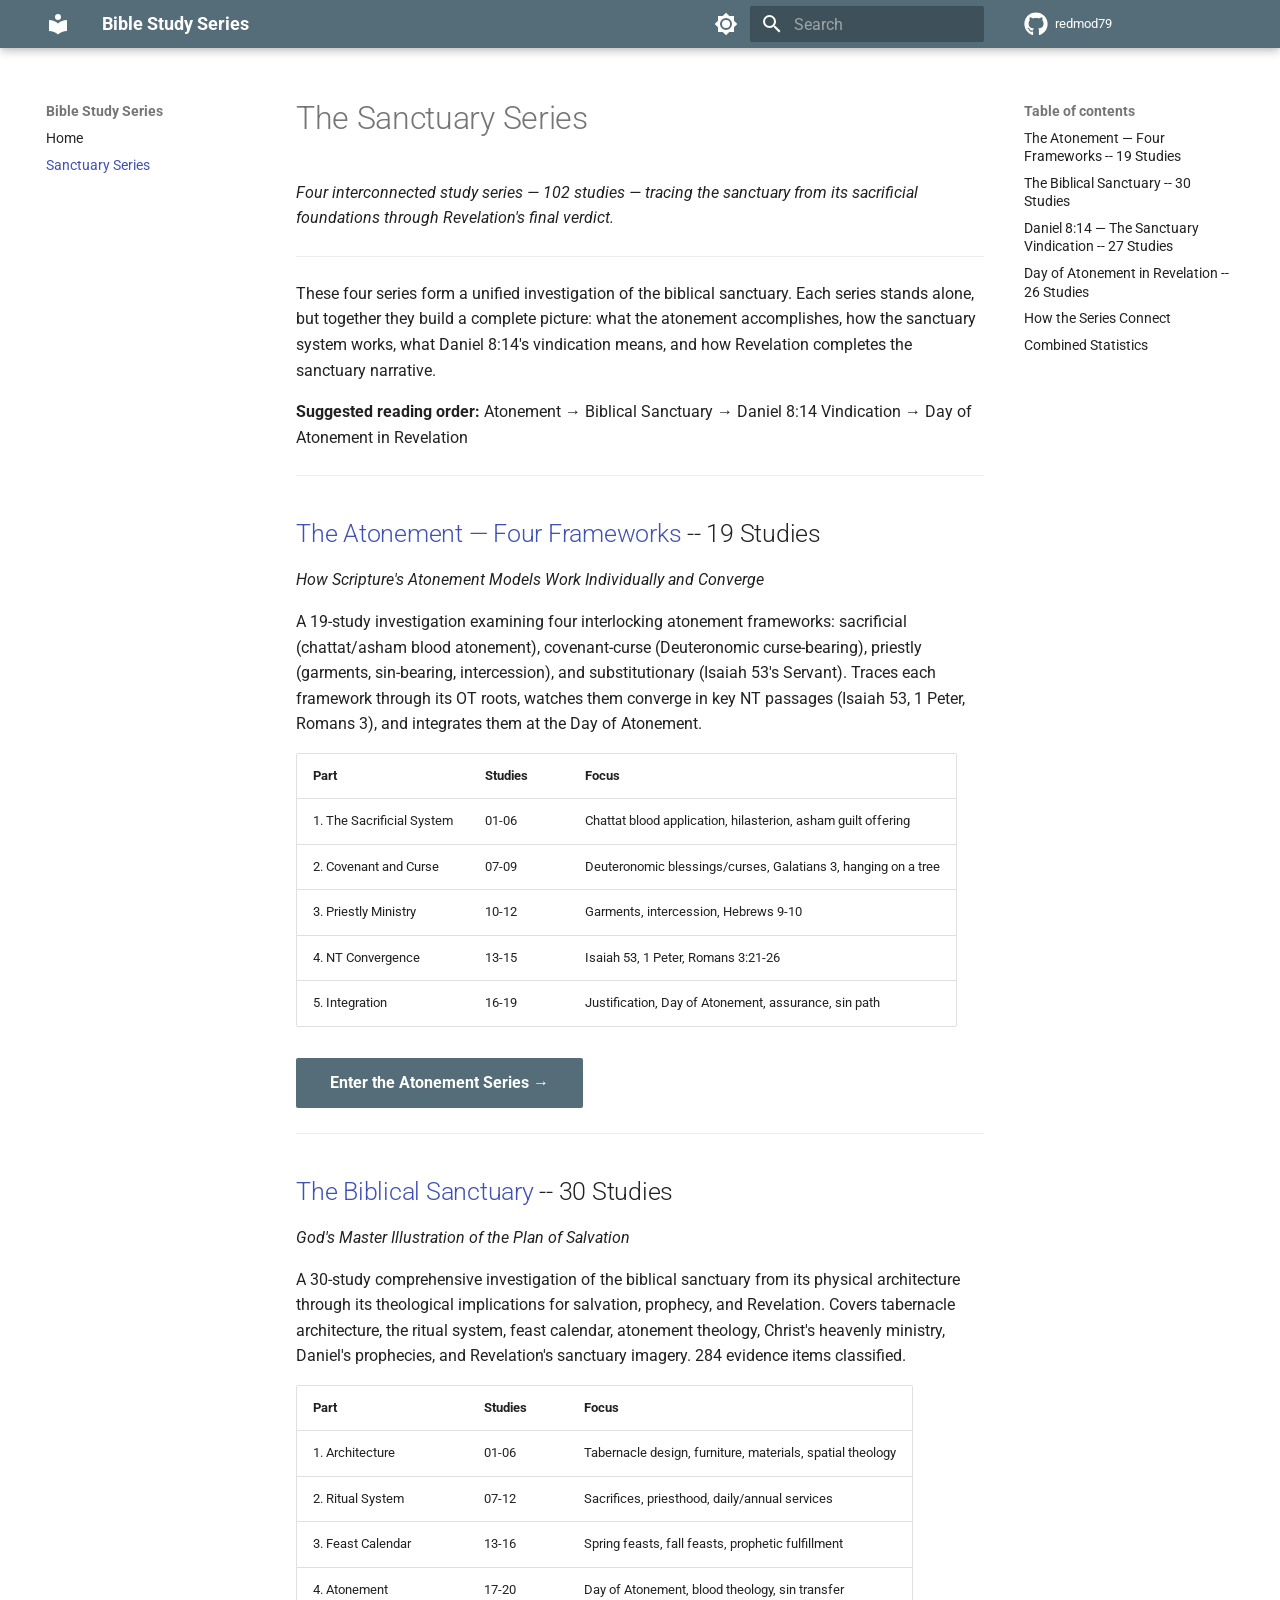
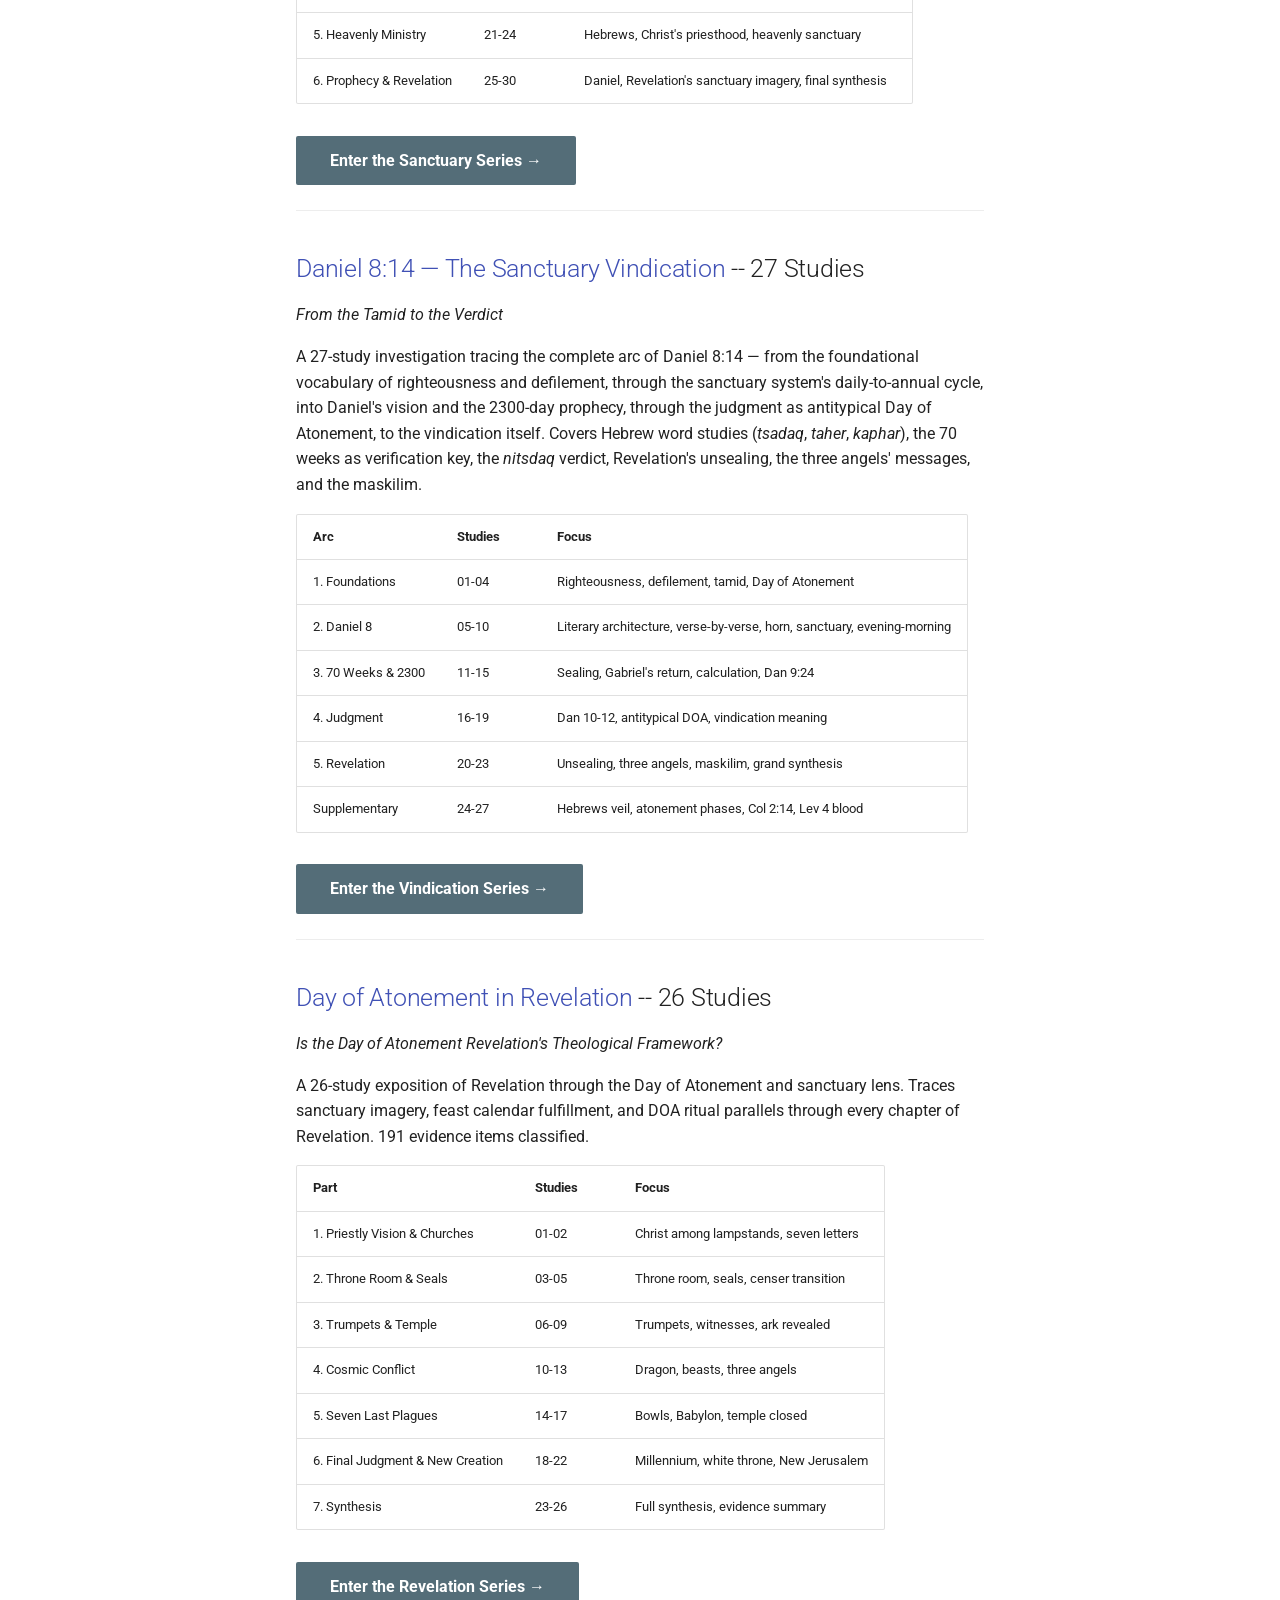
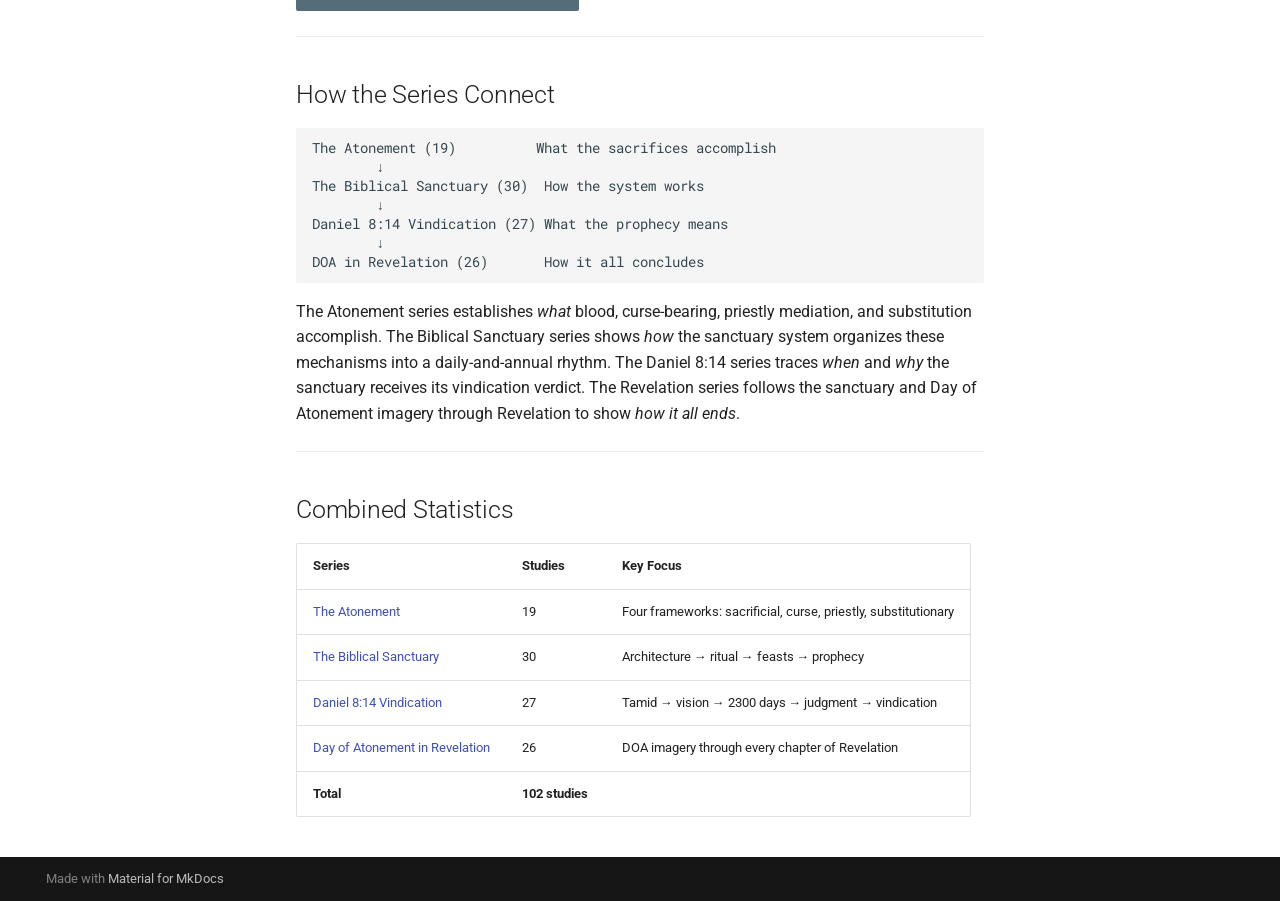
<file: sanctuary/index.html>
<!doctype html>
<html lang="en" class="no-js">
  <head>
    
      <meta charset="utf-8">
      <meta name="viewport" content="width=device-width,initial-scale=1">
      
        <meta name="description" content="A collection of tool-driven, sola scriptura Bible studies">
      
      
      
        <link rel="canonical" href="https://redmod79.github.io/bible-study-hub/sanctuary/">
      
      
        <link rel="prev" href="..">
      
      
      
        
      
      
      <link rel="icon" href="../assets/images/favicon.png">
      <meta name="generator" content="mkdocs-1.6.1, mkdocs-material-9.7.5">
    
    
      
        <title>Sanctuary Series - Bible Study Series</title>
      
    
    
      <link rel="stylesheet" href="../assets/stylesheets/main.484c7ddc.min.css">
      
        
        <link rel="stylesheet" href="../assets/stylesheets/palette.ab4e12ef.min.css">
      
      


    
    
      
    
    
      
        
        
        <link rel="preconnect" href="https://fonts.gstatic.com" crossorigin>
        <link rel="stylesheet" href="https://fonts.googleapis.com/css?family=Roboto:300,300i,400,400i,700,700i%7CRoboto+Mono:400,400i,700,700i&display=fallback">
        <style>:root{--md-text-font:"Roboto";--md-code-font:"Roboto Mono"}</style>
      
    
    
      <link rel="stylesheet" href="../css/extra.css">
    
    <script>__md_scope=new URL("..",location),__md_hash=e=>[...e].reduce(((e,_)=>(e<<5)-e+_.charCodeAt(0)),0),__md_get=(e,_=localStorage,t=__md_scope)=>JSON.parse(_.getItem(t.pathname+"."+e)),__md_set=(e,_,t=localStorage,a=__md_scope)=>{try{t.setItem(a.pathname+"."+e,JSON.stringify(_))}catch(e){}}</script>
    
      

    
    
  </head>
  
  
    
    
      
    
    
    
    
    <body dir="ltr" data-md-color-scheme="default" data-md-color-primary="blue-grey" data-md-color-accent="deep-orange">
  
    
    <input class="md-toggle" data-md-toggle="drawer" type="checkbox" id="__drawer" autocomplete="off">
    <input class="md-toggle" data-md-toggle="search" type="checkbox" id="__search" autocomplete="off">
    <label class="md-overlay" for="__drawer"></label>
    <div data-md-component="skip">
      
        
        <a href="#the-sanctuary-series" class="md-skip">
          Skip to content
        </a>
      
    </div>
    <div data-md-component="announce">
      
    </div>
    
    
      

  

<header class="md-header md-header--shadow" data-md-component="header">
  <nav class="md-header__inner md-grid" aria-label="Header">
    <a href=".." title="Bible Study Series" class="md-header__button md-logo" aria-label="Bible Study Series" data-md-component="logo">
      
  
  <svg xmlns="http://www.w3.org/2000/svg" viewBox="0 0 24 24"><path d="M12 8a3 3 0 0 0 3-3 3 3 0 0 0-3-3 3 3 0 0 0-3 3 3 3 0 0 0 3 3m0 3.54C9.64 9.35 6.5 8 3 8v11c3.5 0 6.64 1.35 9 3.54 2.36-2.19 5.5-3.54 9-3.54V8c-3.5 0-6.64 1.35-9 3.54"/></svg>

    </a>
    <label class="md-header__button md-icon" for="__drawer">
      
      <svg xmlns="http://www.w3.org/2000/svg" viewBox="0 0 24 24"><path d="M3 6h18v2H3zm0 5h18v2H3zm0 5h18v2H3z"/></svg>
    </label>
    <div class="md-header__title" data-md-component="header-title">
      <div class="md-header__ellipsis">
        <div class="md-header__topic">
          <span class="md-ellipsis">
            Bible Study Series
          </span>
        </div>
        <div class="md-header__topic" data-md-component="header-topic">
          <span class="md-ellipsis">
            
              Sanctuary Series
            
          </span>
        </div>
      </div>
    </div>
    
      
        <form class="md-header__option" data-md-component="palette">
  
    
    
    
    <input class="md-option" data-md-color-media="" data-md-color-scheme="default" data-md-color-primary="blue-grey" data-md-color-accent="deep-orange"  aria-label="Switch to dark mode"  type="radio" name="__palette" id="__palette_0">
    
      <label class="md-header__button md-icon" title="Switch to dark mode" for="__palette_1" hidden>
        <svg xmlns="http://www.w3.org/2000/svg" viewBox="0 0 24 24"><path d="M12 8a4 4 0 0 0-4 4 4 4 0 0 0 4 4 4 4 0 0 0 4-4 4 4 0 0 0-4-4m0 10a6 6 0 0 1-6-6 6 6 0 0 1 6-6 6 6 0 0 1 6 6 6 6 0 0 1-6 6m8-9.31V4h-4.69L12 .69 8.69 4H4v4.69L.69 12 4 15.31V20h4.69L12 23.31 15.31 20H20v-4.69L23.31 12z"/></svg>
      </label>
    
  
    
    
    
    <input class="md-option" data-md-color-media="" data-md-color-scheme="slate" data-md-color-primary="blue-grey" data-md-color-accent="deep-orange"  aria-label="Switch to light mode"  type="radio" name="__palette" id="__palette_1">
    
      <label class="md-header__button md-icon" title="Switch to light mode" for="__palette_0" hidden>
        <svg xmlns="http://www.w3.org/2000/svg" viewBox="0 0 24 24"><path d="M12 18c-.89 0-1.74-.2-2.5-.55C11.56 16.5 13 14.42 13 12s-1.44-4.5-3.5-5.45C10.26 6.2 11.11 6 12 6a6 6 0 0 1 6 6 6 6 0 0 1-6 6m8-9.31V4h-4.69L12 .69 8.69 4H4v4.69L.69 12 4 15.31V20h4.69L12 23.31 15.31 20H20v-4.69L23.31 12z"/></svg>
      </label>
    
  
</form>
      
    
    
      <script>var palette=__md_get("__palette");if(palette&&palette.color){if("(prefers-color-scheme)"===palette.color.media){var media=matchMedia("(prefers-color-scheme: light)"),input=document.querySelector(media.matches?"[data-md-color-media='(prefers-color-scheme: light)']":"[data-md-color-media='(prefers-color-scheme: dark)']");palette.color.media=input.getAttribute("data-md-color-media"),palette.color.scheme=input.getAttribute("data-md-color-scheme"),palette.color.primary=input.getAttribute("data-md-color-primary"),palette.color.accent=input.getAttribute("data-md-color-accent")}for(var[key,value]of Object.entries(palette.color))document.body.setAttribute("data-md-color-"+key,value)}</script>
    
    
    
      
      
        <label class="md-header__button md-icon" for="__search">
          
          <svg xmlns="http://www.w3.org/2000/svg" viewBox="0 0 24 24"><path d="M9.5 3A6.5 6.5 0 0 1 16 9.5c0 1.61-.59 3.09-1.56 4.23l.27.27h.79l5 5-1.5 1.5-5-5v-.79l-.27-.27A6.52 6.52 0 0 1 9.5 16 6.5 6.5 0 0 1 3 9.5 6.5 6.5 0 0 1 9.5 3m0 2C7 5 5 7 5 9.5S7 14 9.5 14 14 12 14 9.5 12 5 9.5 5"/></svg>
        </label>
        <div class="md-search" data-md-component="search" role="dialog">
  <label class="md-search__overlay" for="__search"></label>
  <div class="md-search__inner" role="search">
    <form class="md-search__form" name="search">
      <input type="text" class="md-search__input" name="query" aria-label="Search" placeholder="Search" autocapitalize="off" autocorrect="off" autocomplete="off" spellcheck="false" data-md-component="search-query" required>
      <label class="md-search__icon md-icon" for="__search">
        
        <svg xmlns="http://www.w3.org/2000/svg" viewBox="0 0 24 24"><path d="M9.5 3A6.5 6.5 0 0 1 16 9.5c0 1.61-.59 3.09-1.56 4.23l.27.27h.79l5 5-1.5 1.5-5-5v-.79l-.27-.27A6.52 6.52 0 0 1 9.5 16 6.5 6.5 0 0 1 3 9.5 6.5 6.5 0 0 1 9.5 3m0 2C7 5 5 7 5 9.5S7 14 9.5 14 14 12 14 9.5 12 5 9.5 5"/></svg>
        
        <svg xmlns="http://www.w3.org/2000/svg" viewBox="0 0 24 24"><path d="M20 11v2H8l5.5 5.5-1.42 1.42L4.16 12l7.92-7.92L13.5 5.5 8 11z"/></svg>
      </label>
      <nav class="md-search__options" aria-label="Search">
        
        <button type="reset" class="md-search__icon md-icon" title="Clear" aria-label="Clear" tabindex="-1">
          
          <svg xmlns="http://www.w3.org/2000/svg" viewBox="0 0 24 24"><path d="M19 6.41 17.59 5 12 10.59 6.41 5 5 6.41 10.59 12 5 17.59 6.41 19 12 13.41 17.59 19 19 17.59 13.41 12z"/></svg>
        </button>
      </nav>
      
        <div class="md-search__suggest" data-md-component="search-suggest"></div>
      
    </form>
    <div class="md-search__output">
      <div class="md-search__scrollwrap" tabindex="0" data-md-scrollfix>
        <div class="md-search-result" data-md-component="search-result">
          <div class="md-search-result__meta">
            Initializing search
          </div>
          <ol class="md-search-result__list" role="presentation"></ol>
        </div>
      </div>
    </div>
  </div>
</div>
      
    
    
      <div class="md-header__source">
        <a href="https://github.com/redmod79" title="Go to repository" class="md-source" data-md-component="source">
  <div class="md-source__icon md-icon">
    
    <svg xmlns="http://www.w3.org/2000/svg" viewBox="0 0 512 512"><!--! Font Awesome Free 7.1.0 by @fontawesome - https://fontawesome.com License - https://fontawesome.com/license/free (Icons: CC BY 4.0, Fonts: SIL OFL 1.1, Code: MIT License) Copyright 2025 Fonticons, Inc.--><path d="M173.9 397.4c0 2-2.3 3.6-5.2 3.6-3.3.3-5.6-1.3-5.6-3.6 0-2 2.3-3.6 5.2-3.6 3-.3 5.6 1.3 5.6 3.6m-31.1-4.5c-.7 2 1.3 4.3 4.3 4.9 2.6 1 5.6 0 6.2-2s-1.3-4.3-4.3-5.2c-2.6-.7-5.5.3-6.2 2.3m44.2-1.7c-2.9.7-4.9 2.6-4.6 4.9.3 2 2.9 3.3 5.9 2.6 2.9-.7 4.9-2.6 4.6-4.6-.3-1.9-3-3.2-5.9-2.9M252.8 8C114.1 8 8 113.3 8 252c0 110.9 69.8 205.8 169.5 239.2 12.8 2.3 17.3-5.6 17.3-12.1 0-6.2-.3-40.4-.3-61.4 0 0-70 15-84.7-29.8 0 0-11.4-29.1-27.8-36.6 0 0-22.9-15.7 1.6-15.4 0 0 24.9 2 38.6 25.8 21.9 38.6 58.6 27.5 72.9 20.9 2.3-16 8.8-27.1 16-33.7-55.9-6.2-112.3-14.3-112.3-110.5 0-27.5 7.6-41.3 23.6-58.9-2.6-6.5-11.1-33.3 2.6-67.9 20.9-6.5 69 27 69 27 20-5.6 41.5-8.5 62.8-8.5s42.8 2.9 62.8 8.5c0 0 48.1-33.6 69-27 13.7 34.7 5.2 61.4 2.6 67.9 16 17.7 25.8 31.5 25.8 58.9 0 96.5-58.9 104.2-114.8 110.5 9.2 7.9 17 22.9 17 46.4 0 33.7-.3 75.4-.3 83.6 0 6.5 4.6 14.4 17.3 12.1C436.2 457.8 504 362.9 504 252 504 113.3 391.5 8 252.8 8M105.2 352.9c-1.3 1-1 3.3.7 5.2 1.6 1.6 3.9 2.3 5.2 1 1.3-1 1-3.3-.7-5.2-1.6-1.6-3.9-2.3-5.2-1m-10.8-8.1c-.7 1.3.3 2.9 2.3 3.9 1.6 1 3.6.7 4.3-.7.7-1.3-.3-2.9-2.3-3.9-2-.6-3.6-.3-4.3.7m32.4 35.6c-1.6 1.3-1 4.3 1.3 6.2 2.3 2.3 5.2 2.6 6.5 1 1.3-1.3.7-4.3-1.3-6.2-2.2-2.3-5.2-2.6-6.5-1m-11.4-14.7c-1.6 1-1.6 3.6 0 5.9s4.3 3.3 5.6 2.3c1.6-1.3 1.6-3.9 0-6.2-1.4-2.3-4-3.3-5.6-2"/></svg>
  </div>
  <div class="md-source__repository">
    redmod79
  </div>
</a>
      </div>
    
  </nav>
  
</header>
    
    <div class="md-container" data-md-component="container">
      
      
        
          
        
      
      <main class="md-main" data-md-component="main">
        <div class="md-main__inner md-grid">
          
            
              
              <div class="md-sidebar md-sidebar--primary" data-md-component="sidebar" data-md-type="navigation" >
                <div class="md-sidebar__scrollwrap">
                  <div class="md-sidebar__inner">
                    



<nav class="md-nav md-nav--primary" aria-label="Navigation" data-md-level="0">
  <label class="md-nav__title" for="__drawer">
    <a href=".." title="Bible Study Series" class="md-nav__button md-logo" aria-label="Bible Study Series" data-md-component="logo">
      
  
  <svg xmlns="http://www.w3.org/2000/svg" viewBox="0 0 24 24"><path d="M12 8a3 3 0 0 0 3-3 3 3 0 0 0-3-3 3 3 0 0 0-3 3 3 3 0 0 0 3 3m0 3.54C9.64 9.35 6.5 8 3 8v11c3.5 0 6.64 1.35 9 3.54 2.36-2.19 5.5-3.54 9-3.54V8c-3.5 0-6.64 1.35-9 3.54"/></svg>

    </a>
    Bible Study Series
  </label>
  
    <div class="md-nav__source">
      <a href="https://github.com/redmod79" title="Go to repository" class="md-source" data-md-component="source">
  <div class="md-source__icon md-icon">
    
    <svg xmlns="http://www.w3.org/2000/svg" viewBox="0 0 512 512"><!--! Font Awesome Free 7.1.0 by @fontawesome - https://fontawesome.com License - https://fontawesome.com/license/free (Icons: CC BY 4.0, Fonts: SIL OFL 1.1, Code: MIT License) Copyright 2025 Fonticons, Inc.--><path d="M173.9 397.4c0 2-2.3 3.6-5.2 3.6-3.3.3-5.6-1.3-5.6-3.6 0-2 2.3-3.6 5.2-3.6 3-.3 5.6 1.3 5.6 3.6m-31.1-4.5c-.7 2 1.3 4.3 4.3 4.9 2.6 1 5.6 0 6.2-2s-1.3-4.3-4.3-5.2c-2.6-.7-5.5.3-6.2 2.3m44.2-1.7c-2.9.7-4.9 2.6-4.6 4.9.3 2 2.9 3.3 5.9 2.6 2.9-.7 4.9-2.6 4.6-4.6-.3-1.9-3-3.2-5.9-2.9M252.8 8C114.1 8 8 113.3 8 252c0 110.9 69.8 205.8 169.5 239.2 12.8 2.3 17.3-5.6 17.3-12.1 0-6.2-.3-40.4-.3-61.4 0 0-70 15-84.7-29.8 0 0-11.4-29.1-27.8-36.6 0 0-22.9-15.7 1.6-15.4 0 0 24.9 2 38.6 25.8 21.9 38.6 58.6 27.5 72.9 20.9 2.3-16 8.8-27.1 16-33.7-55.9-6.2-112.3-14.3-112.3-110.5 0-27.5 7.6-41.3 23.6-58.9-2.6-6.5-11.1-33.3 2.6-67.9 20.9-6.5 69 27 69 27 20-5.6 41.5-8.5 62.8-8.5s42.8 2.9 62.8 8.5c0 0 48.1-33.6 69-27 13.7 34.7 5.2 61.4 2.6 67.9 16 17.7 25.8 31.5 25.8 58.9 0 96.5-58.9 104.2-114.8 110.5 9.2 7.9 17 22.9 17 46.4 0 33.7-.3 75.4-.3 83.6 0 6.5 4.6 14.4 17.3 12.1C436.2 457.8 504 362.9 504 252 504 113.3 391.5 8 252.8 8M105.2 352.9c-1.3 1-1 3.3.7 5.2 1.6 1.6 3.9 2.3 5.2 1 1.3-1 1-3.3-.7-5.2-1.6-1.6-3.9-2.3-5.2-1m-10.8-8.1c-.7 1.3.3 2.9 2.3 3.9 1.6 1 3.6.7 4.3-.7.7-1.3-.3-2.9-2.3-3.9-2-.6-3.6-.3-4.3.7m32.4 35.6c-1.6 1.3-1 4.3 1.3 6.2 2.3 2.3 5.2 2.6 6.5 1 1.3-1.3.7-4.3-1.3-6.2-2.2-2.3-5.2-2.6-6.5-1m-11.4-14.7c-1.6 1-1.6 3.6 0 5.9s4.3 3.3 5.6 2.3c1.6-1.3 1.6-3.9 0-6.2-1.4-2.3-4-3.3-5.6-2"/></svg>
  </div>
  <div class="md-source__repository">
    redmod79
  </div>
</a>
    </div>
  
  <ul class="md-nav__list" data-md-scrollfix>
    
      
      
  
  
  
  
    <li class="md-nav__item">
      <a href=".." class="md-nav__link">
        
  
  
  <span class="md-ellipsis">
    
  
    Home
  

    
  </span>
  
  

      </a>
    </li>
  

    
      
      
  
  
    
  
  
  
    <li class="md-nav__item md-nav__item--active">
      
      <input class="md-nav__toggle md-toggle" type="checkbox" id="__toc">
      
      
        
      
      
        <label class="md-nav__link md-nav__link--active" for="__toc">
          
  
  
  <span class="md-ellipsis">
    
  
    Sanctuary Series
  

    
  </span>
  
  

          <span class="md-nav__icon md-icon"></span>
        </label>
      
      <a href="./" class="md-nav__link md-nav__link--active">
        
  
  
  <span class="md-ellipsis">
    
  
    Sanctuary Series
  

    
  </span>
  
  

      </a>
      
        

<nav class="md-nav md-nav--secondary" aria-label="Table of contents">
  
  
  
    
  
  
    <label class="md-nav__title" for="__toc">
      <span class="md-nav__icon md-icon"></span>
      Table of contents
    </label>
    <ul class="md-nav__list" data-md-component="toc" data-md-scrollfix>
      
        <li class="md-nav__item">
  <a href="#the-atonement-four-frameworks-19-studies" class="md-nav__link">
    <span class="md-ellipsis">
      
        The Atonement — Four Frameworks -- 19 Studies
      
    </span>
  </a>
  
</li>
      
        <li class="md-nav__item">
  <a href="#the-biblical-sanctuary-30-studies" class="md-nav__link">
    <span class="md-ellipsis">
      
        The Biblical Sanctuary -- 30 Studies
      
    </span>
  </a>
  
</li>
      
        <li class="md-nav__item">
  <a href="#daniel-814-the-sanctuary-vindication-27-studies" class="md-nav__link">
    <span class="md-ellipsis">
      
        Daniel 8:14 — The Sanctuary Vindication -- 27 Studies
      
    </span>
  </a>
  
</li>
      
        <li class="md-nav__item">
  <a href="#day-of-atonement-in-revelation-26-studies" class="md-nav__link">
    <span class="md-ellipsis">
      
        Day of Atonement in Revelation -- 26 Studies
      
    </span>
  </a>
  
</li>
      
        <li class="md-nav__item">
  <a href="#how-the-series-connect" class="md-nav__link">
    <span class="md-ellipsis">
      
        How the Series Connect
      
    </span>
  </a>
  
</li>
      
        <li class="md-nav__item">
  <a href="#combined-statistics" class="md-nav__link">
    <span class="md-ellipsis">
      
        Combined Statistics
      
    </span>
  </a>
  
</li>
      
    </ul>
  
</nav>
      
    </li>
  

    
  </ul>
</nav>
                  </div>
                </div>
              </div>
            
            
              
              <div class="md-sidebar md-sidebar--secondary" data-md-component="sidebar" data-md-type="toc" >
                <div class="md-sidebar__scrollwrap">
                  <div class="md-sidebar__inner">
                    

<nav class="md-nav md-nav--secondary" aria-label="Table of contents">
  
  
  
    
  
  
    <label class="md-nav__title" for="__toc">
      <span class="md-nav__icon md-icon"></span>
      Table of contents
    </label>
    <ul class="md-nav__list" data-md-component="toc" data-md-scrollfix>
      
        <li class="md-nav__item">
  <a href="#the-atonement-four-frameworks-19-studies" class="md-nav__link">
    <span class="md-ellipsis">
      
        The Atonement — Four Frameworks -- 19 Studies
      
    </span>
  </a>
  
</li>
      
        <li class="md-nav__item">
  <a href="#the-biblical-sanctuary-30-studies" class="md-nav__link">
    <span class="md-ellipsis">
      
        The Biblical Sanctuary -- 30 Studies
      
    </span>
  </a>
  
</li>
      
        <li class="md-nav__item">
  <a href="#daniel-814-the-sanctuary-vindication-27-studies" class="md-nav__link">
    <span class="md-ellipsis">
      
        Daniel 8:14 — The Sanctuary Vindication -- 27 Studies
      
    </span>
  </a>
  
</li>
      
        <li class="md-nav__item">
  <a href="#day-of-atonement-in-revelation-26-studies" class="md-nav__link">
    <span class="md-ellipsis">
      
        Day of Atonement in Revelation -- 26 Studies
      
    </span>
  </a>
  
</li>
      
        <li class="md-nav__item">
  <a href="#how-the-series-connect" class="md-nav__link">
    <span class="md-ellipsis">
      
        How the Series Connect
      
    </span>
  </a>
  
</li>
      
        <li class="md-nav__item">
  <a href="#combined-statistics" class="md-nav__link">
    <span class="md-ellipsis">
      
        Combined Statistics
      
    </span>
  </a>
  
</li>
      
    </ul>
  
</nav>
                  </div>
                </div>
              </div>
            
          
          
            <div class="md-content" data-md-component="content">
              
              <article class="md-content__inner md-typeset">
                
                  


  
  


<h1 id="the-sanctuary-series">The Sanctuary Series<a class="headerlink" href="#the-sanctuary-series" title="Permanent link">&para;</a></h1>
<p><em>Four interconnected study series — 102 studies — tracing the sanctuary from its sacrificial foundations through Revelation's final verdict.</em></p>
<hr />
<p>These four series form a unified investigation of the biblical sanctuary. Each series stands alone, but together they build a complete picture: what the atonement accomplishes, how the sanctuary system works, what Daniel 8:14's vindication means, and how Revelation completes the sanctuary narrative.</p>
<p><strong>Suggested reading order:</strong> Atonement → Biblical Sanctuary → Daniel 8:14 Vindication → Day of Atonement in Revelation</p>
<hr />
<h2 id="the-atonement-four-frameworks-19-studies"><a href="https://redmod79.github.io/atone-website/">The Atonement — Four Frameworks</a> -- 19 Studies<a class="headerlink" href="#the-atonement-four-frameworks-19-studies" title="Permanent link">&para;</a></h2>
<p><em>How Scripture's Atonement Models Work Individually and Converge</em></p>
<p>A 19-study investigation examining four interlocking atonement frameworks: sacrificial (chattat/asham blood atonement), covenant-curse (Deuteronomic curse-bearing), priestly (garments, sin-bearing, intercession), and substitutionary (Isaiah 53's Servant). Traces each framework through its OT roots, watches them converge in key NT passages (Isaiah 53, 1 Peter, Romans 3), and integrates them at the Day of Atonement.</p>
<table>
<thead>
<tr>
<th>Part</th>
<th>Studies</th>
<th>Focus</th>
</tr>
</thead>
<tbody>
<tr>
<td>1. The Sacrificial System</td>
<td>01-06</td>
<td>Chattat blood application, hilasterion, asham guilt offering</td>
</tr>
<tr>
<td>2. Covenant and Curse</td>
<td>07-09</td>
<td>Deuteronomic blessings/curses, Galatians 3, hanging on a tree</td>
</tr>
<tr>
<td>3. Priestly Ministry</td>
<td>10-12</td>
<td>Garments, intercession, Hebrews 9-10</td>
</tr>
<tr>
<td>4. NT Convergence</td>
<td>13-15</td>
<td>Isaiah 53, 1 Peter, Romans 3:21-26</td>
</tr>
<tr>
<td>5. Integration</td>
<td>16-19</td>
<td>Justification, Day of Atonement, assurance, sin path</td>
</tr>
</tbody>
</table>
<p><a class="md-button md-button--primary" href="https://redmod79.github.io/atone-website/"><strong>Enter the Atonement Series →</strong></a></p>
<hr />
<h2 id="the-biblical-sanctuary-30-studies"><a href="https://redmod79.github.io/sanc-website/">The Biblical Sanctuary</a> -- 30 Studies<a class="headerlink" href="#the-biblical-sanctuary-30-studies" title="Permanent link">&para;</a></h2>
<p><em>God's Master Illustration of the Plan of Salvation</em></p>
<p>A 30-study comprehensive investigation of the biblical sanctuary from its physical architecture through its theological implications for salvation, prophecy, and Revelation. Covers tabernacle architecture, the ritual system, feast calendar, atonement theology, Christ's heavenly ministry, Daniel's prophecies, and Revelation's sanctuary imagery. 284 evidence items classified.</p>
<table>
<thead>
<tr>
<th>Part</th>
<th>Studies</th>
<th>Focus</th>
</tr>
</thead>
<tbody>
<tr>
<td>1. Architecture</td>
<td>01-06</td>
<td>Tabernacle design, furniture, materials, spatial theology</td>
</tr>
<tr>
<td>2. Ritual System</td>
<td>07-12</td>
<td>Sacrifices, priesthood, daily/annual services</td>
</tr>
<tr>
<td>3. Feast Calendar</td>
<td>13-16</td>
<td>Spring feasts, fall feasts, prophetic fulfillment</td>
</tr>
<tr>
<td>4. Atonement</td>
<td>17-20</td>
<td>Day of Atonement, blood theology, sin transfer</td>
</tr>
<tr>
<td>5. Heavenly Ministry</td>
<td>21-24</td>
<td>Hebrews, Christ's priesthood, heavenly sanctuary</td>
</tr>
<tr>
<td>6. Prophecy &amp; Revelation</td>
<td>25-30</td>
<td>Daniel, Revelation's sanctuary imagery, final synthesis</td>
</tr>
</tbody>
</table>
<p><a class="md-button md-button--primary" href="https://redmod79.github.io/sanc-website/"><strong>Enter the Sanctuary Series →</strong></a></p>
<hr />
<h2 id="daniel-814-the-sanctuary-vindication-27-studies"><a href="https://redmod79.github.io/sv-website/">Daniel 8:14 — The Sanctuary Vindication</a> -- 27 Studies<a class="headerlink" href="#daniel-814-the-sanctuary-vindication-27-studies" title="Permanent link">&para;</a></h2>
<p><em>From the Tamid to the Verdict</em></p>
<p>A 27-study investigation tracing the complete arc of Daniel 8:14 — from the foundational vocabulary of righteousness and defilement, through the sanctuary system's daily-to-annual cycle, into Daniel's vision and the 2300-day prophecy, through the judgment as antitypical Day of Atonement, to the vindication itself. Covers Hebrew word studies (<em>tsadaq</em>, <em>taher</em>, <em>kaphar</em>), the 70 weeks as verification key, the <em>nitsdaq</em> verdict, Revelation's unsealing, the three angels' messages, and the maskilim.</p>
<table>
<thead>
<tr>
<th>Arc</th>
<th>Studies</th>
<th>Focus</th>
</tr>
</thead>
<tbody>
<tr>
<td>1. Foundations</td>
<td>01-04</td>
<td>Righteousness, defilement, tamid, Day of Atonement</td>
</tr>
<tr>
<td>2. Daniel 8</td>
<td>05-10</td>
<td>Literary architecture, verse-by-verse, horn, sanctuary, evening-morning</td>
</tr>
<tr>
<td>3. 70 Weeks &amp; 2300</td>
<td>11-15</td>
<td>Sealing, Gabriel's return, calculation, Dan 9:24</td>
</tr>
<tr>
<td>4. Judgment</td>
<td>16-19</td>
<td>Dan 10-12, antitypical DOA, vindication meaning</td>
</tr>
<tr>
<td>5. Revelation</td>
<td>20-23</td>
<td>Unsealing, three angels, maskilim, grand synthesis</td>
</tr>
<tr>
<td>Supplementary</td>
<td>24-27</td>
<td>Hebrews veil, atonement phases, Col 2:14, Lev 4 blood</td>
</tr>
</tbody>
</table>
<p><a class="md-button md-button--primary" href="https://redmod79.github.io/sv-website/"><strong>Enter the Vindication Series →</strong></a></p>
<hr />
<h2 id="day-of-atonement-in-revelation-26-studies"><a href="https://redmod79.github.io/rev-website/">Day of Atonement in Revelation</a> -- 26 Studies<a class="headerlink" href="#day-of-atonement-in-revelation-26-studies" title="Permanent link">&para;</a></h2>
<p><em>Is the Day of Atonement Revelation's Theological Framework?</em></p>
<p>A 26-study exposition of Revelation through the Day of Atonement and sanctuary lens. Traces sanctuary imagery, feast calendar fulfillment, and DOA ritual parallels through every chapter of Revelation. 191 evidence items classified.</p>
<table>
<thead>
<tr>
<th>Part</th>
<th>Studies</th>
<th>Focus</th>
</tr>
</thead>
<tbody>
<tr>
<td>1. Priestly Vision &amp; Churches</td>
<td>01-02</td>
<td>Christ among lampstands, seven letters</td>
</tr>
<tr>
<td>2. Throne Room &amp; Seals</td>
<td>03-05</td>
<td>Throne room, seals, censer transition</td>
</tr>
<tr>
<td>3. Trumpets &amp; Temple</td>
<td>06-09</td>
<td>Trumpets, witnesses, ark revealed</td>
</tr>
<tr>
<td>4. Cosmic Conflict</td>
<td>10-13</td>
<td>Dragon, beasts, three angels</td>
</tr>
<tr>
<td>5. Seven Last Plagues</td>
<td>14-17</td>
<td>Bowls, Babylon, temple closed</td>
</tr>
<tr>
<td>6. Final Judgment &amp; New Creation</td>
<td>18-22</td>
<td>Millennium, white throne, New Jerusalem</td>
</tr>
<tr>
<td>7. Synthesis</td>
<td>23-26</td>
<td>Full synthesis, evidence summary</td>
</tr>
</tbody>
</table>
<p><a class="md-button md-button--primary" href="https://redmod79.github.io/rev-website/"><strong>Enter the Revelation Series →</strong></a></p>
<hr />
<h2 id="how-the-series-connect">How the Series Connect<a class="headerlink" href="#how-the-series-connect" title="Permanent link">&para;</a></h2>
<div class="highlight"><pre><span></span><code>The Atonement (19)          What the sacrifices accomplish
        ↓
The Biblical Sanctuary (30)  How the system works
        ↓
Daniel 8:14 Vindication (27) What the prophecy means
        ↓
DOA in Revelation (26)       How it all concludes
</code></pre></div>
<p>The Atonement series establishes <em>what</em> blood, curse-bearing, priestly mediation, and substitution accomplish. The Biblical Sanctuary series shows <em>how</em> the sanctuary system organizes these mechanisms into a daily-and-annual rhythm. The Daniel 8:14 series traces <em>when</em> and <em>why</em> the sanctuary receives its vindication verdict. The Revelation series follows the sanctuary and Day of Atonement imagery through Revelation to show <em>how it all ends</em>.</p>
<hr />
<h2 id="combined-statistics">Combined Statistics<a class="headerlink" href="#combined-statistics" title="Permanent link">&para;</a></h2>
<table>
<thead>
<tr>
<th>Series</th>
<th>Studies</th>
<th>Key Focus</th>
</tr>
</thead>
<tbody>
<tr>
<td><a href="https://redmod79.github.io/atone-website/">The Atonement</a></td>
<td>19</td>
<td>Four frameworks: sacrificial, curse, priestly, substitutionary</td>
</tr>
<tr>
<td><a href="https://redmod79.github.io/sanc-website/">The Biblical Sanctuary</a></td>
<td>30</td>
<td>Architecture → ritual → feasts → prophecy</td>
</tr>
<tr>
<td><a href="https://redmod79.github.io/sv-website/">Daniel 8:14 Vindication</a></td>
<td>27</td>
<td>Tamid → vision → 2300 days → judgment → vindication</td>
</tr>
<tr>
<td><a href="https://redmod79.github.io/rev-website/">Day of Atonement in Revelation</a></td>
<td>26</td>
<td>DOA imagery through every chapter of Revelation</td>
</tr>
<tr>
<td><strong>Total</strong></td>
<td><strong>102 studies</strong></td>
<td></td>
</tr>
</tbody>
</table>












                
              </article>
            </div>
          
          
<script>var target=document.getElementById(location.hash.slice(1));target&&target.name&&(target.checked=target.name.startsWith("__tabbed_"))</script>
        </div>
        
          <button type="button" class="md-top md-icon" data-md-component="top" hidden>
  
  <svg xmlns="http://www.w3.org/2000/svg" viewBox="0 0 24 24"><path d="M13 20h-2V8l-5.5 5.5-1.42-1.42L12 4.16l7.92 7.92-1.42 1.42L13 8z"/></svg>
  Back to top
</button>
        
      </main>
      
        <footer class="md-footer">
  
  <div class="md-footer-meta md-typeset">
    <div class="md-footer-meta__inner md-grid">
      <div class="md-copyright">
  
  
    Made with
    <a href="https://squidfunk.github.io/mkdocs-material/" target="_blank" rel="noopener">
      Material for MkDocs
    </a>
  
</div>
      
    </div>
  </div>
</footer>
      
    </div>
    <div class="md-dialog" data-md-component="dialog">
      <div class="md-dialog__inner md-typeset"></div>
    </div>
    
    
    
      
      
      <script id="__config" type="application/json">{"annotate": null, "base": "..", "features": ["navigation.instant", "navigation.top", "search.suggest", "search.highlight", "toc.follow"], "search": "../assets/javascripts/workers/search.2c215733.min.js", "tags": null, "translations": {"clipboard.copied": "Copied to clipboard", "clipboard.copy": "Copy to clipboard", "search.result.more.one": "1 more on this page", "search.result.more.other": "# more on this page", "search.result.none": "No matching documents", "search.result.one": "1 matching document", "search.result.other": "# matching documents", "search.result.placeholder": "Type to start searching", "search.result.term.missing": "Missing", "select.version": "Select version"}, "version": null}</script>
    
    
      <script src="../assets/javascripts/bundle.79ae519e.min.js"></script>
      
    
  </body>
</html>
</file>
<file: css/extra.css>
/* Clean up heading links */
.md-content h3 a {
  text-decoration: none;
}
</file>
<file: assets/stylesheets/main.484c7ddc.min.css>
@charset "UTF-8";html{-webkit-text-size-adjust:none;-moz-text-size-adjust:none;text-size-adjust:none;box-sizing:border-box}*,:after,:before{box-sizing:inherit}@media (prefers-reduced-motion){*,:after,:before{transition:none!important}}body{margin:0}a,button,input,label{-webkit-tap-highlight-color:transparent}a{color:inherit;text-decoration:none}hr{border:0;box-sizing:initial;display:block;height:.05rem;overflow:visible;padding:0}small{font-size:80%}sub,sup{line-height:1em}img{border-style:none}table{border-collapse:initial;border-spacing:0}td,th{font-weight:400;vertical-align:top}button{background:#0000;border:0;font-family:inherit;font-size:inherit;margin:0;padding:0}input{border:0;outline:none}:root{--md-primary-fg-color:#4051b5;--md-primary-fg-color--light:#5d6cc0;--md-primary-fg-color--dark:#303fa1;--md-primary-bg-color:#fff;--md-primary-bg-color--light:#ffffffb3;--md-accent-fg-color:#526cfe;--md-accent-fg-color--transparent:#526cfe1a;--md-accent-bg-color:#fff;--md-accent-bg-color--light:#ffffffb3}[data-md-color-scheme=default]{color-scheme:light}[data-md-color-scheme=default] img[src$="#gh-dark-mode-only"],[data-md-color-scheme=default] img[src$="#only-dark"]{display:none}:root,[data-md-color-scheme=default]{--md-hue:225deg;--md-default-fg-color:#000000de;--md-default-fg-color--light:#0000008a;--md-default-fg-color--lighter:#00000052;--md-default-fg-color--lightest:#00000012;--md-default-bg-color:#fff;--md-default-bg-color--light:#ffffffb3;--md-default-bg-color--lighter:#ffffff4d;--md-default-bg-color--lightest:#ffffff1f;--md-code-fg-color:#36464e;--md-code-bg-color:#f5f5f5;--md-code-bg-color--light:#f5f5f5b3;--md-code-bg-color--lighter:#f5f5f54d;--md-code-hl-color:#4287ff;--md-code-hl-color--light:#4287ff1a;--md-code-hl-number-color:#d52a2a;--md-code-hl-special-color:#db1457;--md-code-hl-function-color:#a846b9;--md-code-hl-constant-color:#6e59d9;--md-code-hl-keyword-color:#3f6ec6;--md-code-hl-string-color:#1c7d4d;--md-code-hl-name-color:var(--md-code-fg-color);--md-code-hl-operator-color:var(--md-default-fg-color--light);--md-code-hl-punctuation-color:var(--md-default-fg-color--light);--md-code-hl-comment-color:var(--md-default-fg-color--light);--md-code-hl-generic-color:var(--md-default-fg-color--light);--md-code-hl-variable-color:var(--md-default-fg-color--light);--md-typeset-color:var(--md-default-fg-color);--md-typeset-a-color:var(--md-primary-fg-color);--md-typeset-del-color:#f5503d26;--md-typeset-ins-color:#0bd57026;--md-typeset-kbd-color:#fafafa;--md-typeset-kbd-accent-color:#fff;--md-typeset-kbd-border-color:#b8b8b8;--md-typeset-mark-color:#ffff0080;--md-typeset-table-color:#0000001f;--md-typeset-table-color--light:rgba(0,0,0,.035);--md-admonition-fg-color:var(--md-default-fg-color);--md-admonition-bg-color:var(--md-default-bg-color);--md-warning-fg-color:#000000de;--md-warning-bg-color:#ff9;--md-footer-fg-color:#fff;--md-footer-fg-color--light:#ffffffb3;--md-footer-fg-color--lighter:#ffffff73;--md-footer-bg-color:#000000de;--md-footer-bg-color--dark:#00000052;--md-shadow-z1:0 0.2rem 0.5rem #0000000d,0 0 0.05rem #0000001a;--md-shadow-z2:0 0.2rem 0.5rem #0000001a,0 0 0.05rem #00000040;--md-shadow-z3:0 0.2rem 0.5rem #0003,0 0 0.05rem #00000059}.md-icon svg{fill:currentcolor;display:block;height:1.2rem;width:1.2rem}body{-webkit-font-smoothing:antialiased;-moz-osx-font-smoothing:grayscale;--md-text-font-family:var(--md-text-font,_),-apple-system,BlinkMacSystemFont,Helvetica,Arial,sans-serif;--md-code-font-family:var(--md-code-font,_),SFMono-Regular,Consolas,Menlo,monospace}aside,body,input{font-feature-settings:"kern","liga";color:var(--md-typeset-color);font-family:var(--md-text-font-family)}code,kbd,pre{font-feature-settings:"kern";font-family:var(--md-code-font-family)}:root{--md-typeset-table-sort-icon:url('data:image/svg+xml;charset=utf-8,<svg xmlns="http://www.w3.org/2000/svg" viewBox="0 0 24 24"><path d="m18 21-4-4h3V7h-3l4-4 4 4h-3v10h3M2 19v-2h10v2M2 13v-2h7v2M2 7V5h4v2z"/></svg>');--md-typeset-table-sort-icon--asc:url('data:image/svg+xml;charset=utf-8,<svg xmlns="http://www.w3.org/2000/svg" viewBox="0 0 24 24"><path d="M19 17h3l-4 4-4-4h3V3h2M2 17h10v2H2M6 5v2H2V5m0 6h7v2H2z"/></svg>');--md-typeset-table-sort-icon--desc:url('data:image/svg+xml;charset=utf-8,<svg xmlns="http://www.w3.org/2000/svg" viewBox="0 0 24 24"><path d="M19 7h3l-4-4-4 4h3v14h2M2 17h10v2H2M6 5v2H2V5m0 6h7v2H2z"/></svg>')}.md-typeset{-webkit-print-color-adjust:exact;color-adjust:exact;font-size:.8rem;line-height:1.6;overflow-wrap:break-word}@media print{.md-typeset{font-size:.68rem}}.md-typeset blockquote,.md-typeset dl,.md-typeset figure,.md-typeset ol,.md-typeset pre,.md-typeset ul{margin-bottom:1em;margin-top:1em}.md-typeset h1{color:var(--md-default-fg-color--light);font-size:2em;line-height:1.3;margin:0 0 1.25em}.md-typeset h1,.md-typeset h2{font-weight:300;letter-spacing:-.01em}.md-typeset h2{font-size:1.5625em;line-height:1.4;margin:1.6em 0 .64em}.md-typeset h3{font-size:1.25em;font-weight:400;letter-spacing:-.01em;line-height:1.5;margin:1.6em 0 .8em}.md-typeset h2+h3{margin-top:.8em}.md-typeset h4{font-weight:700;letter-spacing:-.01em;margin:1em 0}.md-typeset h5,.md-typeset h6{color:var(--md-default-fg-color--light);font-size:.8em;font-weight:700;letter-spacing:-.01em;margin:1.25em 0}.md-typeset h5{text-transform:uppercase}.md-typeset h5 code{text-transform:none}.md-typeset hr{border-bottom:.05rem solid var(--md-default-fg-color--lightest);display:flow-root;margin:1.5em 0}.md-typeset a{color:var(--md-typeset-a-color);word-break:break-word}.md-typeset a,.md-typeset a:before{transition:color 125ms}.md-typeset a:focus,.md-typeset a:hover{color:var(--md-accent-fg-color)}.md-typeset a:focus code,.md-typeset a:hover code{background-color:var(--md-accent-fg-color--transparent);color:var(--md-accent-fg-color)}.md-typeset a code{color:var(--md-typeset-a-color)}.md-typeset a.focus-visible{outline-color:var(--md-accent-fg-color);outline-offset:.2rem}.md-typeset code,.md-typeset kbd,.md-typeset pre{color:var(--md-code-fg-color);direction:ltr;font-variant-ligatures:none;transition:background-color 125ms}@media print{.md-typeset code,.md-typeset kbd,.md-typeset pre{white-space:pre-wrap}}.md-typeset code{background-color:var(--md-code-bg-color);border-radius:.1rem;-webkit-box-decoration-break:clone;box-decoration-break:clone;font-size:.85em;padding:0 .2941176471em;transition:color 125ms,background-color 125ms;word-break:break-word}.md-typeset code:not(.focus-visible){-webkit-tap-highlight-color:transparent;outline:none}.md-typeset pre{display:flow-root;line-height:1.4;position:relative}.md-typeset pre>code{-webkit-box-decoration-break:slice;box-decoration-break:slice;box-shadow:none;display:block;margin:0;outline-color:var(--md-accent-fg-color);overflow:auto;padding:.7720588235em 1.1764705882em;scrollbar-color:var(--md-default-fg-color--lighter) #0000;scrollbar-width:thin;touch-action:auto;word-break:normal}.md-typeset pre>code:hover{scrollbar-color:var(--md-accent-fg-color) #0000}.md-typeset pre>code::-webkit-scrollbar{height:.2rem;width:.2rem}.md-typeset pre>code::-webkit-scrollbar-thumb{background-color:var(--md-default-fg-color--lighter)}.md-typeset pre>code::-webkit-scrollbar-thumb:hover{background-color:var(--md-accent-fg-color)}.md-typeset kbd{background-color:var(--md-typeset-kbd-color);border-radius:.1rem;box-shadow:0 .1rem 0 .05rem var(--md-typeset-kbd-border-color),0 .1rem 0 var(--md-typeset-kbd-border-color),0 -.1rem .2rem var(--md-typeset-kbd-accent-color) inset;color:var(--md-default-fg-color);display:inline-block;font-size:.75em;padding:0 .6666666667em;vertical-align:text-top;word-break:break-word}.md-typeset mark{background-color:var(--md-typeset-mark-color);-webkit-box-decoration-break:clone;box-decoration-break:clone;color:inherit;word-break:break-word}.md-typeset abbr{cursor:help;text-decoration:none}.md-typeset [data-preview],.md-typeset abbr{border-bottom:.05rem dotted var(--md-default-fg-color--light)}.md-typeset small{opacity:.75}[dir=ltr] .md-typeset sub,[dir=ltr] .md-typeset sup{margin-left:.078125em}[dir=rtl] .md-typeset sub,[dir=rtl] .md-typeset sup{margin-right:.078125em}[dir=ltr] .md-typeset blockquote{padding-left:.6rem}[dir=rtl] .md-typeset blockquote{padding-right:.6rem}[dir=ltr] .md-typeset blockquote{border-left:.2rem solid var(--md-default-fg-color--lighter)}[dir=rtl] .md-typeset blockquote{border-right:.2rem solid var(--md-default-fg-color--lighter)}.md-typeset blockquote{color:var(--md-default-fg-color--light);margin-left:0;margin-right:0}.md-typeset ul{list-style-type:disc}.md-typeset ul[type]{list-style-type:revert-layer}[dir=ltr] .md-typeset ol,[dir=ltr] .md-typeset ul{margin-left:.625em}[dir=rtl] .md-typeset ol,[dir=rtl] .md-typeset ul{margin-right:.625em}.md-typeset ol,.md-typeset ul{padding:0}.md-typeset ol:not([hidden]),.md-typeset ul:not([hidden]){display:flow-root}.md-typeset ol ol,.md-typeset ul ol{list-style-type:lower-alpha}.md-typeset ol ol ol,.md-typeset ul ol ol{list-style-type:lower-roman}.md-typeset ol ol ol ol,.md-typeset ul ol ol ol{list-style-type:upper-alpha}.md-typeset ol ol ol ol ol,.md-typeset ul ol ol ol ol{list-style-type:upper-roman}.md-typeset ol[type],.md-typeset ul[type]{list-style-type:revert-layer}[dir=ltr] .md-typeset ol li,[dir=ltr] .md-typeset ul li{margin-left:1.25em}[dir=rtl] .md-typeset ol li,[dir=rtl] .md-typeset ul li{margin-right:1.25em}.md-typeset ol li,.md-typeset ul li{margin-bottom:.5em}.md-typeset ol li blockquote,.md-typeset ol li p,.md-typeset ul li blockquote,.md-typeset ul li p{margin:.5em 0}.md-typeset ol li:last-child,.md-typeset ul li:last-child{margin-bottom:0}[dir=ltr] .md-typeset ol li ol,[dir=ltr] .md-typeset ol li ul,[dir=ltr] .md-typeset ul li ol,[dir=ltr] .md-typeset ul li ul{margin-left:.625em}[dir=rtl] .md-typeset ol li ol,[dir=rtl] .md-typeset ol li ul,[dir=rtl] .md-typeset ul li ol,[dir=rtl] .md-typeset ul li ul{margin-right:.625em}.md-typeset ol li ol,.md-typeset ol li ul,.md-typeset ul li ol,.md-typeset ul li ul{margin-bottom:.5em;margin-top:.5em}[dir=ltr] .md-typeset dd{margin-left:1.875em}[dir=rtl] .md-typeset dd{margin-right:1.875em}.md-typeset dd{margin-bottom:1.5em;margin-top:1em}.md-typeset img,.md-typeset svg,.md-typeset video{height:auto;max-width:100%}.md-typeset img[align=left]{margin:1em 1em 1em 0}.md-typeset img[align=right]{margin:1em 0 1em 1em}.md-typeset img[align]:only-child{margin-top:0}.md-typeset figure{display:flow-root;margin:1em auto;max-width:100%;text-align:center;width:fit-content}.md-typeset figure img{display:block;margin:0 auto}.md-typeset figcaption{font-style:italic;margin:1em auto;max-width:24rem}.md-typeset iframe{max-width:100%}.md-typeset table:not([class]){background-color:var(--md-default-bg-color);border:.05rem solid var(--md-typeset-table-color);border-radius:.1rem;display:inline-block;font-size:.64rem;max-width:100%;overflow:auto;touch-action:auto}@media print{.md-typeset table:not([class]){display:table}}.md-typeset table:not([class])+*{margin-top:1.5em}.md-typeset table:not([class]) td>:first-child,.md-typeset table:not([class]) th>:first-child{margin-top:0}.md-typeset table:not([class]) td>:last-child,.md-typeset table:not([class]) th>:last-child{margin-bottom:0}.md-typeset table:not([class]) td:not([align]),.md-typeset table:not([class]) th:not([align]){text-align:left}[dir=rtl] .md-typeset table:not([class]) td:not([align]),[dir=rtl] .md-typeset table:not([class]) th:not([align]){text-align:right}.md-typeset table:not([class]) th{font-weight:700;min-width:5rem;padding:.9375em 1.25em;vertical-align:top}.md-typeset table:not([class]) td{border-top:.05rem solid var(--md-typeset-table-color);padding:.9375em 1.25em;vertical-align:top}.md-typeset table:not([class]) tbody tr{transition:background-color 125ms}.md-typeset table:not([class]) tbody tr:hover{background-color:var(--md-typeset-table-color--light);box-shadow:0 .05rem 0 var(--md-default-bg-color) inset}.md-typeset table:not([class]) a{word-break:normal}.md-typeset table th[role=columnheader]{cursor:pointer}[dir=ltr] .md-typeset table th[role=columnheader]:after{margin-left:.5em}[dir=rtl] .md-typeset table th[role=columnheader]:after{margin-right:.5em}.md-typeset table th[role=columnheader]:after{content:"";display:inline-block;height:1.2em;-webkit-mask-image:var(--md-typeset-table-sort-icon);mask-image:var(--md-typeset-table-sort-icon);-webkit-mask-repeat:no-repeat;mask-repeat:no-repeat;-webkit-mask-size:contain;mask-size:contain;transition:background-color 125ms;vertical-align:text-bottom;width:1.2em}.md-typeset table th[role=columnheader]:hover:after{background-color:var(--md-default-fg-color--lighter)}.md-typeset table th[role=columnheader][aria-sort=ascending]:after{background-color:var(--md-default-fg-color--light);-webkit-mask-image:var(--md-typeset-table-sort-icon--asc);mask-image:var(--md-typeset-table-sort-icon--asc)}.md-typeset table th[role=columnheader][aria-sort=descending]:after{background-color:var(--md-default-fg-color--light);-webkit-mask-image:var(--md-typeset-table-sort-icon--desc);mask-image:var(--md-typeset-table-sort-icon--desc)}.md-typeset__scrollwrap{margin:1em -.8rem;overflow-x:auto;touch-action:auto}.md-typeset__table{display:inline-block;margin-bottom:.5em;padding:0 .8rem}@media print{.md-typeset__table{display:block}}html .md-typeset__table table{display:table;margin:0;overflow:hidden;width:100%}@media screen and (max-width:44.984375em){.md-content__inner>pre{margin:1em -.8rem}.md-content__inner>pre code{border-radius:0}}.md-typeset .md-author{border-radius:100%;display:block;flex-shrink:0;height:1.6rem;overflow:hidden;position:relative;transition:color 125ms,transform 125ms;width:1.6rem}.md-typeset .md-author img{display:block}.md-typeset .md-author--more{background:var(--md-default-fg-color--lightest);color:var(--md-default-fg-color--lighter);font-size:.6rem;font-weight:700;line-height:1.6rem;text-align:center}.md-typeset .md-author--long{height:2.4rem;width:2.4rem}.md-typeset a.md-author{transform:scale(1)}.md-typeset a.md-author img{border-radius:100%;filter:grayscale(100%) opacity(75%);transition:filter 125ms}.md-typeset a.md-author:focus,.md-typeset a.md-author:hover{transform:scale(1.1);z-index:1}.md-typeset a.md-author:focus img,.md-typeset a.md-author:hover img{filter:grayscale(0)}.md-banner{background-color:var(--md-footer-bg-color);color:var(--md-footer-fg-color);overflow:auto}@media print{.md-banner{display:none}}.md-banner--warning{background-color:var(--md-warning-bg-color);color:var(--md-warning-fg-color)}.md-banner__inner{font-size:.7rem;margin:.6rem auto;padding:0 .8rem}[dir=ltr] .md-banner__button{float:right}[dir=rtl] .md-banner__button{float:left}.md-banner__button{color:inherit;cursor:pointer;transition:opacity .25s}.no-js .md-banner__button{display:none}.md-banner__button:hover{opacity:.7}html{font-size:125%;height:100%;overflow-x:hidden}@media screen and (min-width:100em){html{font-size:137.5%}}@media screen and (min-width:125em){html{font-size:150%}}body{background-color:var(--md-default-bg-color);display:flex;flex-direction:column;font-size:.5rem;min-height:100%;position:relative;width:100%}@media print{body{display:block}}@media screen and (max-width:59.984375em){body[data-md-scrolllock]{position:fixed}}.md-grid{margin-left:auto;margin-right:auto;max-width:61rem}.md-container{display:flex;flex-direction:column;flex-grow:1}@media print{.md-container{display:block}}.md-main{flex-grow:1}.md-main__inner{display:flex;height:100%;margin-top:1.5rem}.md-ellipsis{overflow:hidden;text-overflow:ellipsis}.md-toggle{display:none}.md-option{height:0;opacity:0;position:absolute;width:0}.md-option:checked+label:not([hidden]){display:block}.md-option.focus-visible+label{outline-color:var(--md-accent-fg-color);outline-style:auto}.md-skip{background-color:var(--md-default-fg-color);border-radius:.1rem;color:var(--md-default-bg-color);font-size:.64rem;margin:.5rem;opacity:0;outline-color:var(--md-accent-fg-color);padding:.3rem .5rem;position:fixed;transform:translateY(.4rem);z-index:-1}.md-skip:focus{opacity:1;transform:translateY(0);transition:transform .25s cubic-bezier(.4,0,.2,1),opacity 175ms 75ms;z-index:10}@page{margin:25mm}:root{--md-clipboard-icon:url('data:image/svg+xml;charset=utf-8,<svg xmlns="http://www.w3.org/2000/svg" viewBox="0 0 24 24"><path d="M19 21H8V7h11m0-2H8a2 2 0 0 0-2 2v14a2 2 0 0 0 2 2h11a2 2 0 0 0 2-2V7a2 2 0 0 0-2-2m-3-4H4a2 2 0 0 0-2 2v14h2V3h12z"/></svg>')}.md-clipboard{border-radius:.1rem;color:var(--md-default-fg-color--lightest);cursor:pointer;height:1.5em;outline-color:var(--md-accent-fg-color);outline-offset:.1rem;transition:color .25s;width:1.5em;z-index:1}@media print{.md-clipboard{display:none}}.md-clipboard:not(.focus-visible){-webkit-tap-highlight-color:transparent;outline:none}:hover>.md-clipboard{color:var(--md-default-fg-color--light)}.md-clipboard:focus,.md-clipboard:hover{color:var(--md-accent-fg-color)}.md-clipboard:after{background-color:currentcolor;content:"";display:block;height:1.125em;margin:0 auto;-webkit-mask-image:var(--md-clipboard-icon);mask-image:var(--md-clipboard-icon);-webkit-mask-position:center;mask-position:center;-webkit-mask-repeat:no-repeat;mask-repeat:no-repeat;-webkit-mask-size:contain;mask-size:contain;width:1.125em}.md-clipboard--inline{cursor:pointer}.md-clipboard--inline code{transition:color .25s,background-color .25s}.md-clipboard--inline:focus code,.md-clipboard--inline:hover code{background-color:var(--md-accent-fg-color--transparent);color:var(--md-accent-fg-color)}:root{--md-code-select-icon:url('data:image/svg+xml;charset=utf-8,<svg xmlns="http://www.w3.org/2000/svg" viewBox="0 0 24 24"><path d="M19 19h-4v2h4c1.1 0 2-.9 2-2v-4h-2m0-12h-4v2h4v4h2V5c0-1.1-.9-2-2-2M5 5h4V3H5c-1.1 0-2 .9-2 2v4h2m0 6H3v4c0 1.1.9 2 2 2h4v-2H5zm2-4h2v2H7zm4 0h2v2h-2zm4 0h2v2h-2zM7 7h2v2H7zm4 0h2v2h-2zm4 0h2v2h-2zm-8 8h2v2H7zm4 0h2v2h-2zm4 0h2v2h-2z"/></svg>');--md-code-copy-icon:url('data:image/svg+xml;charset=utf-8,<svg xmlns="http://www.w3.org/2000/svg" viewBox="0 0 24 24"><path d="M19 21H8V7h11m0-2H8a2 2 0 0 0-2 2v14a2 2 0 0 0 2 2h11a2 2 0 0 0 2-2V7a2 2 0 0 0-2-2m-3-4H4a2 2 0 0 0-2 2v14h2V3h12z"/></svg>')}.md-typeset .md-code__content{display:grid}.md-code__nav{background-color:var(--md-code-bg-color--lighter);border-radius:.1rem;display:flex;gap:.2rem;padding:.2rem;position:absolute;right:.25em;top:.25em;transition:background-color .25s;z-index:1}:hover>.md-code__nav{background-color:var(--md-code-bg-color--light)}.md-code__button{color:var(--md-default-fg-color--lightest);cursor:pointer;display:block;height:1.5em;outline-color:var(--md-accent-fg-color);outline-offset:.1rem;transition:color .25s;width:1.5em}:hover>*>.md-code__button{color:var(--md-default-fg-color--light)}.md-code__button.focus-visible,.md-code__button:hover{color:var(--md-accent-fg-color)}.md-code__button--active{color:var(--md-default-fg-color)!important}.md-code__button:after{background-color:currentcolor;content:"";display:block;height:1.125em;margin:0 auto;-webkit-mask-position:center;mask-position:center;-webkit-mask-repeat:no-repeat;mask-repeat:no-repeat;-webkit-mask-size:contain;mask-size:contain;width:1.125em}.md-code__button[data-md-type=select]:after{-webkit-mask-image:var(--md-code-select-icon);mask-image:var(--md-code-select-icon)}.md-code__button[data-md-type=copy]:after{-webkit-mask-image:var(--md-code-copy-icon);mask-image:var(--md-code-copy-icon)}@keyframes consent{0%{opacity:0;transform:translateY(100%)}to{opacity:1;transform:translateY(0)}}@keyframes overlay{0%{opacity:0}to{opacity:1}}.md-consent__overlay{animation:overlay .25s both;-webkit-backdrop-filter:blur(.1rem);backdrop-filter:blur(.1rem);background-color:#0000008a;height:100%;opacity:1;position:fixed;top:0;width:100%;z-index:5}.md-consent__inner{animation:consent .5s cubic-bezier(.1,.7,.1,1) both;background-color:var(--md-default-bg-color);border:0;border-radius:.1rem;bottom:0;box-shadow:0 0 .2rem #0000001a,0 .2rem .4rem #0003;max-height:100%;overflow:auto;padding:0;position:fixed;width:100%;z-index:5}.md-consent__form{padding:.8rem}.md-consent__settings{display:none;margin:1em 0}input:checked+.md-consent__settings{display:block}.md-consent__controls{margin-bottom:.8rem}.md-typeset .md-consent__controls .md-button{display:inline}@media screen and (max-width:44.984375em){.md-typeset .md-consent__controls .md-button{display:block;margin-top:.4rem;text-align:center;width:100%}}.md-consent label{cursor:pointer}.md-content{flex-grow:1;min-width:0}.md-content__inner{margin:0 .8rem 1.2rem;padding-top:.6rem}@media screen and (min-width:76.25em){[dir=ltr] .md-sidebar--primary:not([hidden])~.md-content>.md-content__inner{margin-left:1.2rem}[dir=ltr] .md-sidebar--secondary:not([hidden])~.md-content>.md-content__inner,[dir=rtl] .md-sidebar--primary:not([hidden])~.md-content>.md-content__inner{margin-right:1.2rem}[dir=rtl] .md-sidebar--secondary:not([hidden])~.md-content>.md-content__inner{margin-left:1.2rem}}.md-content__inner:before{content:"";display:block;height:.4rem}.md-content__inner>:last-child{margin-bottom:0}[dir=ltr] .md-content__button{float:right}[dir=rtl] .md-content__button{float:left}[dir=ltr] .md-content__button{margin-left:.4rem}[dir=rtl] .md-content__button{margin-right:.4rem}.md-content__button{margin:.4rem 0;padding:0}@media print{.md-content__button{display:none}}.md-typeset .md-content__button{color:var(--md-default-fg-color--lighter)}.md-content__button svg{display:inline;vertical-align:top}[dir=rtl] .md-content__button svg{transform:scaleX(-1)}[dir=ltr] .md-dialog{right:.8rem}[dir=rtl] .md-dialog{left:.8rem}.md-dialog{background-color:var(--md-default-fg-color);border-radius:.1rem;bottom:.8rem;box-shadow:var(--md-shadow-z3);min-width:11.1rem;opacity:0;padding:.4rem .6rem;pointer-events:none;position:fixed;transform:translateY(100%);transition:transform 0ms .4s,opacity .4s;z-index:4}@media print{.md-dialog{display:none}}.md-dialog--active{opacity:1;pointer-events:auto;transform:translateY(0);transition:transform .4s cubic-bezier(.075,.85,.175,1),opacity .4s}.md-dialog__inner{color:var(--md-default-bg-color);font-size:.7rem}.md-feedback{margin:2em 0 1em;text-align:center}.md-feedback fieldset{border:none;margin:0;padding:0}.md-feedback__title{font-weight:700;margin:1em auto}.md-feedback__inner{position:relative}.md-feedback__list{display:flex;flex-wrap:wrap;place-content:baseline center;position:relative}.md-feedback__list:hover .md-icon:not(:disabled){color:var(--md-default-fg-color--lighter)}:disabled .md-feedback__list{min-height:1.8rem}.md-feedback__icon{color:var(--md-default-fg-color--light);cursor:pointer;flex-shrink:0;margin:0 .1rem;transition:color 125ms}.md-feedback__icon:not(:disabled).md-icon:hover{color:var(--md-accent-fg-color)}.md-feedback__icon:disabled{color:var(--md-default-fg-color--lightest);pointer-events:none}.md-feedback__note{opacity:0;position:relative;transform:translateY(.4rem);transition:transform .4s cubic-bezier(.1,.7,.1,1),opacity .15s}.md-feedback__note>*{margin:0 auto;max-width:16rem}:disabled .md-feedback__note{opacity:1;transform:translateY(0)}@media print{.md-feedback{display:none}}.md-footer{background-color:var(--md-footer-bg-color);color:var(--md-footer-fg-color)}@media print{.md-footer{display:none}}.md-footer__inner{justify-content:space-between;overflow:auto;padding:.2rem}.md-footer__inner:not([hidden]){display:flex}.md-footer__link{align-items:end;display:flex;flex-grow:0.01;margin-bottom:.4rem;margin-top:1rem;max-width:100%;outline-color:var(--md-accent-fg-color);overflow:hidden;transition:opacity .25s}.md-footer__link:focus,.md-footer__link:hover{opacity:.7}[dir=rtl] .md-footer__link svg{transform:scaleX(-1)}@media screen and (max-width:44.984375em){.md-footer__link--prev{flex-shrink:0}.md-footer__link--prev .md-footer__title{display:none}}[dir=ltr] .md-footer__link--next{margin-left:auto}[dir=rtl] .md-footer__link--next{margin-right:auto}.md-footer__link--next{text-align:right}[dir=rtl] .md-footer__link--next{text-align:left}.md-footer__title{flex-grow:1;font-size:.9rem;margin-bottom:.7rem;max-width:calc(100% - 2.4rem);padding:0 1rem;white-space:nowrap}.md-footer__button{margin:.2rem;padding:.4rem}.md-footer__direction{font-size:.64rem;opacity:.7}.md-footer-meta{background-color:var(--md-footer-bg-color--dark)}.md-footer-meta__inner{display:flex;flex-wrap:wrap;justify-content:space-between;padding:.2rem}html .md-footer-meta.md-typeset a{color:var(--md-footer-fg-color--light)}html .md-footer-meta.md-typeset a:focus,html .md-footer-meta.md-typeset a:hover{color:var(--md-footer-fg-color)}.md-copyright{color:var(--md-footer-fg-color--lighter);font-size:.64rem;margin:auto .6rem;padding:.4rem 0;width:100%}@media screen and (min-width:45em){.md-copyright{width:auto}}.md-copyright__highlight{color:var(--md-footer-fg-color--light)}.md-social{display:inline-flex;gap:.2rem;margin:0 .4rem;padding:.2rem 0 .6rem}@media screen and (min-width:45em){.md-social{padding:.6rem 0}}.md-social__link{display:inline-block;height:1.6rem;text-align:center;width:1.6rem}.md-social__link:before{line-height:1.9}.md-social__link svg{fill:currentcolor;max-height:.8rem;vertical-align:-25%}.md-typeset .md-button{border:.1rem solid;border-radius:.1rem;color:var(--md-primary-fg-color);cursor:pointer;display:inline-block;font-weight:700;padding:.625em 2em;transition:color 125ms,background-color 125ms,border-color 125ms}.md-typeset .md-button--primary{background-color:var(--md-primary-fg-color);border-color:var(--md-primary-fg-color);color:var(--md-primary-bg-color)}.md-typeset .md-button:focus,.md-typeset .md-button:hover{background-color:var(--md-accent-fg-color);border-color:var(--md-accent-fg-color);color:var(--md-accent-bg-color)}[dir=ltr] .md-typeset .md-input{border-top-left-radius:.1rem}[dir=ltr] .md-typeset .md-input,[dir=rtl] .md-typeset .md-input{border-top-right-radius:.1rem}[dir=rtl] .md-typeset .md-input{border-top-left-radius:.1rem}.md-typeset .md-input{border-bottom:.1rem solid var(--md-default-fg-color--lighter);box-shadow:var(--md-shadow-z1);font-size:.8rem;height:1.8rem;padding:0 .6rem;transition:border .25s,box-shadow .25s}.md-typeset .md-input:focus,.md-typeset .md-input:hover{border-bottom-color:var(--md-accent-fg-color);box-shadow:var(--md-shadow-z2)}.md-typeset .md-input--stretch{width:100%}.md-header{background-color:var(--md-primary-fg-color);box-shadow:0 0 .2rem #0000,0 .2rem .4rem #0000;color:var(--md-primary-bg-color);display:block;left:0;position:sticky;right:0;top:0;z-index:4}@media print{.md-header{display:none}}.md-header[hidden]{transform:translateY(-100%);transition:transform .25s cubic-bezier(.8,0,.6,1),box-shadow .25s}.md-header--shadow{box-shadow:0 0 .2rem #0000001a,0 .2rem .4rem #0003;transition:transform .25s cubic-bezier(.1,.7,.1,1),box-shadow .25s}.md-header__inner{align-items:center;display:flex;padding:0 .2rem}.md-header__button{color:currentcolor;cursor:pointer;margin:.2rem;outline-color:var(--md-accent-fg-color);padding:.4rem;position:relative;transition:opacity .25s;vertical-align:middle;z-index:1}.md-header__button:hover{opacity:.7}.md-header__button:not([hidden]){display:inline-block}.md-header__button:not(.focus-visible){-webkit-tap-highlight-color:transparent;outline:none}.md-header__button.md-logo{margin:.2rem;padding:.4rem}@media screen and (max-width:76.234375em){.md-header__button.md-logo{display:none}}.md-header__button.md-logo img,.md-header__button.md-logo svg{fill:currentcolor;display:block;height:1.2rem;width:auto}@media screen and (min-width:60em){.md-header__button[for=__search]{display:none}}.no-js .md-header__button[for=__search]{display:none}[dir=rtl] .md-header__button[for=__search] svg{transform:scaleX(-1)}@media screen and (min-width:76.25em){.md-header__button[for=__drawer]{display:none}}.md-header__topic{display:flex;max-width:100%;position:absolute;transition:transform .4s cubic-bezier(.1,.7,.1,1),opacity .15s;white-space:nowrap}.md-header__topic+.md-header__topic{opacity:0;pointer-events:none;transform:translateX(1.25rem);transition:transform .4s cubic-bezier(1,.7,.1,.1),opacity .15s;z-index:-1}[dir=rtl] .md-header__topic+.md-header__topic{transform:translateX(-1.25rem)}.md-header__topic:first-child{font-weight:700}[dir=ltr] .md-header__title{margin-left:1rem;margin-right:.4rem}[dir=rtl] .md-header__title{margin-left:.4rem;margin-right:1rem}.md-header__title{flex-grow:1;font-size:.9rem;height:2.4rem;line-height:2.4rem}.md-header__title--active .md-header__topic{opacity:0;pointer-events:none;transform:translateX(-1.25rem);transition:transform .4s cubic-bezier(1,.7,.1,.1),opacity .15s;z-index:-1}[dir=rtl] .md-header__title--active .md-header__topic{transform:translateX(1.25rem)}.md-header__title--active .md-header__topic+.md-header__topic{opacity:1;pointer-events:auto;transform:translateX(0);transition:transform .4s cubic-bezier(.1,.7,.1,1),opacity .15s;z-index:0}.md-header__title>.md-header__ellipsis{height:100%;position:relative;width:100%}.md-header__option{display:flex;flex-shrink:0;max-width:100%;transition:max-width 0ms .25s,opacity .25s .25s;white-space:nowrap}[data-md-toggle=search]:checked~.md-header .md-header__option{max-width:0;opacity:0;transition:max-width 0ms,opacity 0ms}.md-header__option>input{bottom:0}.md-header__source{display:none}@media screen and (min-width:60em){[dir=ltr] .md-header__source{margin-left:1rem}[dir=rtl] .md-header__source{margin-right:1rem}.md-header__source{display:block;max-width:11.7rem;width:11.7rem}}@media screen and (min-width:76.25em){[dir=ltr] .md-header__source{margin-left:1.4rem}[dir=rtl] .md-header__source{margin-right:1.4rem}}.md-meta{color:var(--md-default-fg-color--light);font-size:.7rem;line-height:1.3}.md-meta__list{display:inline-flex;flex-wrap:wrap;list-style:none;margin:0;padding:0}.md-meta__item:not(:last-child):after{content:"·";margin-left:.2rem;margin-right:.2rem}.md-meta__link{color:var(--md-typeset-a-color)}.md-meta__link:focus,.md-meta__link:hover{color:var(--md-accent-fg-color)}.md-draft{background-color:#ff1744;border-radius:.125em;color:#fff;display:inline-block;font-weight:700;padding-left:.5714285714em;padding-right:.5714285714em}:root{--md-nav-icon--prev:url('data:image/svg+xml;charset=utf-8,<svg xmlns="http://www.w3.org/2000/svg" viewBox="0 0 24 24"><path d="M20 11v2H8l5.5 5.5-1.42 1.42L4.16 12l7.92-7.92L13.5 5.5 8 11z"/></svg>');--md-nav-icon--next:url('data:image/svg+xml;charset=utf-8,<svg xmlns="http://www.w3.org/2000/svg" viewBox="0 0 24 24"><path d="M8.59 16.58 13.17 12 8.59 7.41 10 6l6 6-6 6z"/></svg>');--md-toc-icon:url('data:image/svg+xml;charset=utf-8,<svg xmlns="http://www.w3.org/2000/svg" viewBox="0 0 24 24"><path d="M3 9h14V7H3zm0 4h14v-2H3zm0 4h14v-2H3zm16 0h2v-2h-2zm0-10v2h2V7zm0 6h2v-2h-2z"/></svg>')}.md-nav{font-size:.7rem;line-height:1.3}.md-nav__title{color:var(--md-default-fg-color--light);display:block;font-weight:700;overflow:hidden;padding:0 .6rem;text-overflow:ellipsis}.md-nav__title .md-nav__button{display:none}.md-nav__title .md-nav__button img{height:100%;width:auto}.md-nav__title .md-nav__button.md-logo img,.md-nav__title .md-nav__button.md-logo svg{fill:currentcolor;display:block;height:2.4rem;max-width:100%;object-fit:contain;width:auto}.md-nav__list{list-style:none;margin:0;padding:0}.md-nav__link{align-items:flex-start;display:flex;gap:.4rem;margin-top:.625em;scroll-snap-align:start;transition:color 125ms}.md-nav__link--passed,.md-nav__link--passed code{color:var(--md-default-fg-color--light)}.md-nav__item .md-nav__link--active,.md-nav__item .md-nav__link--active code{color:var(--md-typeset-a-color)}.md-nav__link .md-ellipsis{position:relative}.md-nav__link .md-ellipsis code{word-break:normal}[dir=ltr] .md-nav__link .md-icon:last-child{margin-left:auto}[dir=rtl] .md-nav__link .md-icon:last-child{margin-right:auto}.md-nav__link .md-typeset{font-size:.7rem;line-height:1.3}.md-nav__link svg{fill:currentcolor;flex-shrink:0;height:1.3em;position:relative}.md-nav__link[for]:focus,.md-nav__link[for]:hover,.md-nav__link[href]:focus,.md-nav__link[href]:hover{color:var(--md-accent-fg-color);cursor:pointer}.md-nav__link[for]:focus code,.md-nav__link[for]:hover code,.md-nav__link[href]:focus code,.md-nav__link[href]:hover code{background-color:var(--md-accent-fg-color--transparent);color:var(--md-accent-fg-color)}.md-nav__link.focus-visible{outline-color:var(--md-accent-fg-color);outline-offset:.2rem}.md-nav--primary .md-nav__link[for=__toc]{display:none}.md-nav--primary .md-nav__link[for=__toc] .md-icon:after{background-color:currentcolor;display:block;height:100%;-webkit-mask-image:var(--md-toc-icon);mask-image:var(--md-toc-icon);width:100%}.md-nav--primary .md-nav__link[for=__toc]~.md-nav{display:none}.md-nav__container>.md-nav__link{margin-top:0}.md-nav__container>.md-nav__link:first-child{flex-grow:1;min-width:0}.md-nav__icon{flex-shrink:0}.md-nav__source{display:none}@media screen and (max-width:76.234375em){.md-nav--primary,.md-nav--primary .md-nav{background-color:var(--md-default-bg-color);display:flex;flex-direction:column;height:100%;left:0;position:absolute;right:0;top:0;z-index:1}.md-nav--primary .md-nav__item,.md-nav--primary .md-nav__title{font-size:.8rem;line-height:1.5}.md-nav--primary .md-nav__title{background-color:var(--md-default-fg-color--lightest);color:var(--md-default-fg-color--light);cursor:pointer;height:5.6rem;line-height:2.4rem;padding:3rem .8rem .2rem;position:relative;white-space:nowrap}[dir=ltr] .md-nav--primary .md-nav__title .md-nav__icon{left:.4rem}[dir=rtl] .md-nav--primary .md-nav__title .md-nav__icon{right:.4rem}.md-nav--primary .md-nav__title .md-nav__icon{display:block;height:1.2rem;margin:.2rem;position:absolute;top:.4rem;width:1.2rem}.md-nav--primary .md-nav__title .md-nav__icon:after{background-color:currentcolor;content:"";display:block;height:100%;-webkit-mask-image:var(--md-nav-icon--prev);mask-image:var(--md-nav-icon--prev);-webkit-mask-position:center;mask-position:center;-webkit-mask-repeat:no-repeat;mask-repeat:no-repeat;-webkit-mask-size:contain;mask-size:contain;width:100%}.md-nav--primary .md-nav__title~.md-nav__list{background-color:var(--md-default-bg-color);box-shadow:0 .05rem 0 var(--md-default-fg-color--lightest) inset;overflow-y:auto;scroll-snap-type:y mandatory;touch-action:pan-y}.md-nav--primary .md-nav__title~.md-nav__list>:first-child{border-top:0}.md-nav--primary .md-nav__title[for=__drawer]{background-color:var(--md-primary-fg-color);color:var(--md-primary-bg-color);font-weight:700}.md-nav--primary .md-nav__title .md-logo{display:block;left:.2rem;margin:.2rem;padding:.4rem;position:absolute;right:.2rem;top:.2rem}.md-nav--primary .md-nav__list{flex:1}.md-nav--primary .md-nav__item{border-top:.05rem solid var(--md-default-fg-color--lightest)}.md-nav--primary .md-nav__item--active>.md-nav__link{color:var(--md-typeset-a-color)}.md-nav--primary .md-nav__item--active>.md-nav__link:focus,.md-nav--primary .md-nav__item--active>.md-nav__link:hover{color:var(--md-accent-fg-color)}.md-nav--primary .md-nav__link{margin-top:0;padding:.6rem .8rem}.md-nav--primary .md-nav__link svg{margin-top:.1em}.md-nav--primary .md-nav__link>.md-nav__link{padding:0}[dir=ltr] .md-nav--primary .md-nav__link .md-nav__icon{margin-right:-.2rem}[dir=rtl] .md-nav--primary .md-nav__link .md-nav__icon{margin-left:-.2rem}.md-nav--primary .md-nav__link .md-nav__icon{font-size:1.2rem;height:1.2rem;width:1.2rem}.md-nav--primary .md-nav__link .md-nav__icon:after{background-color:currentcolor;content:"";display:block;height:100%;-webkit-mask-image:var(--md-nav-icon--next);mask-image:var(--md-nav-icon--next);-webkit-mask-position:center;mask-position:center;-webkit-mask-repeat:no-repeat;mask-repeat:no-repeat;-webkit-mask-size:contain;mask-size:contain;width:100%}[dir=rtl] .md-nav--primary .md-nav__icon:after{transform:scale(-1)}.md-nav--primary .md-nav--secondary .md-nav{background-color:initial;position:static}[dir=ltr] .md-nav--primary .md-nav--secondary .md-nav .md-nav__link{padding-left:1.4rem}[dir=rtl] .md-nav--primary .md-nav--secondary .md-nav .md-nav__link{padding-right:1.4rem}[dir=ltr] .md-nav--primary .md-nav--secondary .md-nav .md-nav .md-nav__link{padding-left:2rem}[dir=rtl] .md-nav--primary .md-nav--secondary .md-nav .md-nav .md-nav__link{padding-right:2rem}[dir=ltr] .md-nav--primary .md-nav--secondary .md-nav .md-nav .md-nav .md-nav__link{padding-left:2.6rem}[dir=rtl] .md-nav--primary .md-nav--secondary .md-nav .md-nav .md-nav .md-nav__link{padding-right:2.6rem}[dir=ltr] .md-nav--primary .md-nav--secondary .md-nav .md-nav .md-nav .md-nav .md-nav__link{padding-left:3.2rem}[dir=rtl] .md-nav--primary .md-nav--secondary .md-nav .md-nav .md-nav .md-nav .md-nav__link{padding-right:3.2rem}.md-nav--secondary{background-color:initial}.md-nav__toggle~.md-nav{display:flex;opacity:0;transform:translateX(100%);transition:transform .25s cubic-bezier(.8,0,.6,1),opacity 125ms 50ms}[dir=rtl] .md-nav__toggle~.md-nav{transform:translateX(-100%)}.md-nav__toggle:checked~.md-nav{opacity:1;transform:translateX(0);transition:transform .25s cubic-bezier(.4,0,.2,1),opacity 125ms 125ms}.md-nav__toggle:checked~.md-nav>.md-nav__list{backface-visibility:hidden}}@media screen and (max-width:59.984375em){.md-nav--primary .md-nav__link[for=__toc]{display:flex}.md-nav--primary .md-nav__link[for=__toc] .md-icon:after{content:""}.md-nav--primary .md-nav__link[for=__toc]+.md-nav__link{display:none}.md-nav--primary .md-nav__link[for=__toc]~.md-nav{display:flex}.md-nav__source{background-color:var(--md-primary-fg-color--dark);color:var(--md-primary-bg-color);display:block;padding:0 .2rem}}@media screen and (min-width:60em) and (max-width:76.234375em){.md-nav--integrated .md-nav__link[for=__toc]{display:flex}.md-nav--integrated .md-nav__link[for=__toc] .md-icon:after{content:""}.md-nav--integrated .md-nav__link[for=__toc]+.md-nav__link{display:none}.md-nav--integrated .md-nav__link[for=__toc]~.md-nav{display:flex}}@media screen and (min-width:60em){.md-nav{margin-bottom:-.4rem}.md-nav--secondary .md-nav__title{background:var(--md-default-bg-color);box-shadow:0 0 .4rem .4rem var(--md-default-bg-color);position:sticky;top:0;z-index:1}.md-nav--secondary .md-nav__title[for=__toc]{scroll-snap-align:start}.md-nav--secondary .md-nav__title .md-nav__icon{display:none}[dir=ltr] .md-nav--secondary .md-nav__list{padding-left:.6rem}[dir=rtl] .md-nav--secondary .md-nav__list{padding-right:.6rem}.md-nav--secondary .md-nav__list{padding-bottom:.4rem}[dir=ltr] .md-nav--secondary .md-nav__item>.md-nav__link{margin-right:.4rem}[dir=rtl] .md-nav--secondary .md-nav__item>.md-nav__link{margin-left:.4rem}}@media screen and (min-width:76.25em){.md-nav{margin-bottom:-.4rem;transition:max-height .25s cubic-bezier(.86,0,.07,1)}.md-nav--primary .md-nav__title{background:var(--md-default-bg-color);box-shadow:0 0 .4rem .4rem var(--md-default-bg-color);position:sticky;top:0;z-index:1}.md-nav--primary .md-nav__title[for=__drawer]{scroll-snap-align:start}.md-nav--primary .md-nav__title .md-nav__icon{display:none}[dir=ltr] .md-nav--primary .md-nav__list{padding-left:.6rem}[dir=rtl] .md-nav--primary .md-nav__list{padding-right:.6rem}.md-nav--primary .md-nav__list{padding-bottom:.4rem}[dir=ltr] .md-nav--primary .md-nav__item>.md-nav__link{margin-right:.4rem}[dir=rtl] .md-nav--primary .md-nav__item>.md-nav__link{margin-left:.4rem}.md-nav__toggle~.md-nav{display:grid;grid-template-rows:minmax(.4rem,0fr);opacity:0;transition:grid-template-rows .25s cubic-bezier(.86,0,.07,1),opacity .25s,visibility 0ms .25s;visibility:collapse}.md-nav__toggle~.md-nav>.md-nav__list{overflow:hidden}.md-nav__toggle.md-toggle--indeterminate~.md-nav,.md-nav__toggle:checked~.md-nav{grid-template-rows:minmax(.4rem,1fr);opacity:1;transition:grid-template-rows .25s cubic-bezier(.86,0,.07,1),opacity .15s .1s,visibility 0ms;visibility:visible}.md-nav__toggle.md-toggle--indeterminate~.md-nav{transition:none}.md-nav__item--nested>.md-nav>.md-nav__title{display:none}.md-nav__item--section{display:block;margin:1.25em 0}.md-nav__item--section:last-child{margin-bottom:0}.md-nav__item--section>.md-nav__link{font-weight:700}.md-nav__item--section>.md-nav__link[for]{color:var(--md-default-fg-color--light)}.md-nav__item--section>.md-nav__link:not(.md-nav__container){pointer-events:none}.md-nav__item--section>.md-nav__link .md-icon,.md-nav__item--section>.md-nav__link>[for]{display:none}[dir=ltr] .md-nav__item--section>.md-nav{margin-left:-.6rem}[dir=rtl] .md-nav__item--section>.md-nav{margin-right:-.6rem}.md-nav__item--section>.md-nav{display:block;opacity:1;visibility:visible}.md-nav__item--section>.md-nav>.md-nav__list>.md-nav__item{padding:0}.md-nav__icon{border-radius:100%;height:.9rem;transition:background-color .25s;width:.9rem}.md-nav__icon:hover{background-color:var(--md-accent-fg-color--transparent)}.md-nav__icon:after{background-color:currentcolor;border-radius:100%;content:"";display:inline-block;height:100%;-webkit-mask-image:var(--md-nav-icon--next);mask-image:var(--md-nav-icon--next);-webkit-mask-position:center;mask-position:center;-webkit-mask-repeat:no-repeat;mask-repeat:no-repeat;-webkit-mask-size:contain;mask-size:contain;transition:transform .25s;vertical-align:-.1rem;width:100%}[dir=rtl] .md-nav__icon:after{transform:rotate(180deg)}.md-nav__item--nested .md-nav__toggle:checked~.md-nav__link .md-nav__icon:after,.md-nav__item--nested .md-toggle--indeterminate~.md-nav__link .md-nav__icon:after{transform:rotate(90deg)}.md-nav--lifted>.md-nav__list>.md-nav__item,.md-nav--lifted>.md-nav__title{display:none}.md-nav--lifted>.md-nav__list>.md-nav__item--active{display:block}.md-nav--lifted>.md-nav__list>.md-nav__item--active>.md-nav__link{background:var(--md-default-bg-color);box-shadow:0 0 .4rem .4rem var(--md-default-bg-color);margin-top:0;position:sticky;top:0;z-index:1}.md-nav--lifted>.md-nav__list>.md-nav__item--active>.md-nav__link:not(.md-nav__container){pointer-events:none}.md-nav--lifted>.md-nav__list>.md-nav__item--active.md-nav__item--section{margin:0}[dir=ltr] .md-nav--lifted>.md-nav__list>.md-nav__item>.md-nav:not(.md-nav--secondary){margin-left:-.6rem}[dir=rtl] .md-nav--lifted>.md-nav__list>.md-nav__item>.md-nav:not(.md-nav--secondary){margin-right:-.6rem}.md-nav--lifted>.md-nav__list>.md-nav__item>[for]{color:var(--md-default-fg-color--light)}.md-nav--lifted .md-nav[data-md-level="1"]{grid-template-rows:minmax(.4rem,1fr);opacity:1;visibility:visible}[dir=ltr] .md-nav--integrated>.md-nav__list>.md-nav__item--active .md-nav--secondary{border-left:.05rem solid var(--md-primary-fg-color)}[dir=rtl] .md-nav--integrated>.md-nav__list>.md-nav__item--active .md-nav--secondary{border-right:.05rem solid var(--md-primary-fg-color)}.md-nav--integrated>.md-nav__list>.md-nav__item--active .md-nav--secondary{display:block;margin-bottom:1.25em;opacity:1;visibility:visible}.md-nav--integrated>.md-nav__list>.md-nav__item--active .md-nav--secondary>.md-nav__list{overflow:visible;padding-bottom:0}.md-nav--integrated>.md-nav__list>.md-nav__item--active .md-nav--secondary>.md-nav__title{display:none}}.md-pagination{font-size:.8rem;font-weight:700;gap:.4rem}.md-pagination,.md-pagination>*{align-items:center;display:flex;justify-content:center}.md-pagination>*{border-radius:.2rem;height:1.8rem;min-width:1.8rem;text-align:center}.md-pagination__current{background-color:var(--md-default-fg-color--lightest);color:var(--md-default-fg-color--light)}.md-pagination__link{transition:color 125ms,background-color 125ms}.md-pagination__link:focus,.md-pagination__link:hover{background-color:var(--md-accent-fg-color--transparent);color:var(--md-accent-fg-color)}.md-pagination__link:focus svg,.md-pagination__link:hover svg{color:var(--md-accent-fg-color)}.md-pagination__link.focus-visible{outline-color:var(--md-accent-fg-color);outline-offset:.2rem}.md-pagination__link svg{fill:currentcolor;color:var(--md-default-fg-color--lighter);display:block;max-height:100%;width:1.2rem}:root{--md-path-icon:url('data:image/svg+xml;charset=utf-8,<svg xmlns="http://www.w3.org/2000/svg" viewBox="0 0 24 24"><path d="M8.59 16.58 13.17 12 8.59 7.41 10 6l6 6-6 6z"/></svg>')}.md-path{font-size:.7rem;margin:0 .8rem;overflow:auto;padding-top:1.2rem}.md-path:not([hidden]){display:block}@media screen and (min-width:76.25em){.md-path{margin:0 1.2rem}}.md-path__list{align-items:center;display:flex;gap:.2rem;list-style:none;margin:0;padding:0}.md-path__item:not(:first-child){display:inline-flex;gap:.2rem;white-space:nowrap}.md-path__item:not(:first-child):before{background-color:var(--md-default-fg-color--lighter);content:"";display:inline;height:.8rem;-webkit-mask-image:var(--md-path-icon);mask-image:var(--md-path-icon);width:.8rem}.md-path__link{align-items:center;color:var(--md-default-fg-color--light);display:flex}.md-path__link:focus,.md-path__link:hover{color:var(--md-accent-fg-color)}:root{--md-post-pin-icon:url('data:image/svg+xml;charset=utf-8,<svg xmlns="http://www.w3.org/2000/svg" viewBox="0 0 24 24"><path d="M16 12V4h1V2H7v2h1v8l-2 2v2h5.2v6h1.6v-6H18v-2z"/></svg>')}.md-post__back{border-bottom:.05rem solid var(--md-default-fg-color--lightest);margin-bottom:1.2rem;padding-bottom:1.2rem}@media screen and (max-width:76.234375em){.md-post__back{display:none}}[dir=rtl] .md-post__back svg{transform:scaleX(-1)}.md-post__authors{display:flex;flex-direction:column;gap:.6rem;margin:0 .6rem 1.2rem}.md-post .md-post__meta a{transition:color 125ms}.md-post .md-post__meta a:focus,.md-post .md-post__meta a:hover{color:var(--md-accent-fg-color)}.md-post__title{color:var(--md-default-fg-color--light);font-weight:700}.md-post--excerpt{margin-bottom:3.2rem}.md-post--excerpt .md-post__header{align-items:center;display:flex;gap:.6rem;min-height:1.6rem}.md-post--excerpt .md-post__authors{align-items:center;display:inline-flex;flex-direction:row;gap:.2rem;margin:0;min-height:2.4rem}[dir=ltr] .md-post--excerpt .md-post__meta .md-meta__list{margin-right:.4rem}[dir=rtl] .md-post--excerpt .md-post__meta .md-meta__list{margin-left:.4rem}.md-post--excerpt .md-post__content>:first-child{--md-scroll-margin:6rem;margin-top:0}.md-post>.md-nav--secondary{margin:1em 0}.md-pin{background:var(--md-default-fg-color--lightest);border-radius:1rem;margin-top:-.05rem;padding:.2rem}.md-pin:after{background-color:currentcolor;content:"";display:block;height:.6rem;margin:0 auto;-webkit-mask-image:var(--md-post-pin-icon);mask-image:var(--md-post-pin-icon);-webkit-mask-position:center;mask-position:center;-webkit-mask-repeat:no-repeat;mask-repeat:no-repeat;-webkit-mask-size:contain;mask-size:contain;width:.6rem}.md-profile{align-items:center;display:flex;font-size:.7rem;gap:.6rem;line-height:1.4;width:100%}.md-profile__description{flex-grow:1}.md-content--post{display:flex}@media screen and (max-width:76.234375em){.md-content--post{flex-flow:column-reverse}}.md-content--post>.md-content__inner{flex-grow:1;min-width:0}@media screen and (min-width:76.25em){[dir=ltr] .md-content--post>.md-content__inner{margin-left:1.2rem}[dir=rtl] .md-content--post>.md-content__inner{margin-right:1.2rem}}@media screen and (max-width:76.234375em){.md-sidebar.md-sidebar--post{padding:0;position:static;width:100%}.md-sidebar.md-sidebar--post .md-sidebar__scrollwrap{overflow:visible}.md-sidebar.md-sidebar--post .md-sidebar__inner{padding:0}.md-sidebar.md-sidebar--post .md-post__meta{margin-left:.6rem;margin-right:.6rem}.md-sidebar.md-sidebar--post .md-nav__item{border:none;display:inline}.md-sidebar.md-sidebar--post .md-nav__list{display:inline-flex;flex-wrap:wrap;gap:.6rem;padding-bottom:.6rem;padding-top:.6rem}.md-sidebar.md-sidebar--post .md-nav__link{padding:0}.md-sidebar.md-sidebar--post .md-nav{height:auto;margin-bottom:0;position:static}}:root{--md-progress-value:0;--md-progress-delay:400ms}.md-progress{background:var(--md-primary-bg-color);height:.075rem;opacity:min(clamp(0,var(--md-progress-value),1),clamp(0,100 - var(--md-progress-value),1));position:fixed;top:0;transform:scaleX(calc(var(--md-progress-value)*1%));transform-origin:left;transition:transform .5s cubic-bezier(.19,1,.22,1),opacity .25s var(--md-progress-delay);width:100%;z-index:4}:root{--md-search-result-icon:url('data:image/svg+xml;charset=utf-8,<svg xmlns="http://www.w3.org/2000/svg" viewBox="0 0 24 24"><path d="M14 2H6a2 2 0 0 0-2 2v16a2 2 0 0 0 2 2h7c-.41-.25-.8-.56-1.14-.9-.33-.33-.61-.7-.86-1.1H6V4h7v5h5v1.18c.71.16 1.39.43 2 .82V8zm6.31 16.9c1.33-2.11.69-4.9-1.4-6.22-2.11-1.33-4.91-.68-6.22 1.4-1.34 2.11-.69 4.89 1.4 6.22 1.46.93 3.32.93 4.79.02L22 23.39 23.39 22zm-3.81.1a2.5 2.5 0 0 1-2.5-2.5 2.5 2.5 0 0 1 2.5-2.5 2.5 2.5 0 0 1 2.5 2.5 2.5 2.5 0 0 1-2.5 2.5"/></svg>')}.md-search{position:relative}@media screen and (min-width:60em){.md-search{padding:.2rem 0}}.no-js .md-search{display:none}.md-search__overlay{opacity:0;z-index:1}@media screen and (max-width:59.984375em){[dir=ltr] .md-search__overlay{left:-2.2rem}[dir=rtl] .md-search__overlay{right:-2.2rem}.md-search__overlay{background-color:var(--md-default-bg-color);border-radius:1rem;height:2rem;overflow:hidden;pointer-events:none;position:absolute;top:-1rem;transform-origin:center;transition:transform .3s .1s,opacity .2s .2s;width:2rem}[data-md-toggle=search]:checked~.md-header .md-search__overlay{opacity:1;transition:transform .4s,opacity .1s}}@media screen and (min-width:60em){[dir=ltr] .md-search__overlay{left:0}[dir=rtl] .md-search__overlay{right:0}.md-search__overlay{background-color:#0000008a;cursor:pointer;height:0;position:fixed;top:0;transition:width 0ms .25s,height 0ms .25s,opacity .25s;width:0}[data-md-toggle=search]:checked~.md-header .md-search__overlay{height:200vh;opacity:1;transition:width 0ms,height 0ms,opacity .25s;width:100%}}@media screen and (max-width:29.984375em){[data-md-toggle=search]:checked~.md-header .md-search__overlay{transform:scale(45)}}@media screen and (min-width:30em) and (max-width:44.984375em){[data-md-toggle=search]:checked~.md-header .md-search__overlay{transform:scale(60)}}@media screen and (min-width:45em) and (max-width:59.984375em){[data-md-toggle=search]:checked~.md-header .md-search__overlay{transform:scale(75)}}.md-search__inner{backface-visibility:hidden}@media screen and (max-width:59.984375em){[dir=ltr] .md-search__inner{left:0}[dir=rtl] .md-search__inner{right:0}.md-search__inner{height:0;opacity:0;overflow:hidden;position:fixed;top:0;transform:translateX(5%);transition:width 0ms .3s,height 0ms .3s,transform .15s cubic-bezier(.4,0,.2,1) .15s,opacity .15s .15s;width:0;z-index:2}[dir=rtl] .md-search__inner{transform:translateX(-5%)}[data-md-toggle=search]:checked~.md-header .md-search__inner{height:100%;opacity:1;transform:translateX(0);transition:width 0ms 0ms,height 0ms 0ms,transform .15s cubic-bezier(.1,.7,.1,1) .15s,opacity .15s .15s;width:100%}}@media screen and (min-width:60em){[dir=ltr] .md-search__inner{float:right}[dir=rtl] .md-search__inner{float:left}.md-search__inner{padding:.1rem 0;position:relative;transition:width .25s cubic-bezier(.1,.7,.1,1);width:11.7rem}}@media screen and (min-width:60em) and (max-width:76.234375em){[data-md-toggle=search]:checked~.md-header .md-search__inner{width:23.4rem}}@media screen and (min-width:76.25em){[data-md-toggle=search]:checked~.md-header .md-search__inner{width:34.4rem}}.md-search__form{background-color:var(--md-default-bg-color);box-shadow:0 0 .6rem #0000;height:2.4rem;position:relative;transition:color .25s,background-color .25s;z-index:2}@media screen and (min-width:60em){.md-search__form{background-color:#00000042;border-radius:.1rem;height:1.8rem}.md-search__form:hover{background-color:#ffffff1f}}[data-md-toggle=search]:checked~.md-header .md-search__form{background-color:var(--md-default-bg-color);border-radius:.1rem .1rem 0 0;box-shadow:0 0 .6rem #00000012;color:var(--md-default-fg-color)}[dir=ltr] .md-search__input{padding-left:3.6rem;padding-right:2.2rem}[dir=rtl] .md-search__input{padding-left:2.2rem;padding-right:3.6rem}.md-search__input{background:#0000;font-size:.9rem;height:100%;position:relative;text-overflow:ellipsis;width:100%;z-index:2}.md-search__input::placeholder{transition:color .25s}.md-search__input::placeholder,.md-search__input~.md-search__icon{color:var(--md-default-fg-color--light)}.md-search__input::-ms-clear{display:none}@media screen and (max-width:59.984375em){.md-search__input{font-size:.9rem;height:2.4rem;width:100%}}@media screen and (min-width:60em){[dir=ltr] .md-search__input{padding-left:2.2rem}[dir=rtl] .md-search__input{padding-right:2.2rem}.md-search__input{color:inherit;font-size:.8rem}.md-search__input::placeholder{color:var(--md-primary-bg-color--light)}.md-search__input+.md-search__icon{color:var(--md-primary-bg-color)}[data-md-toggle=search]:checked~.md-header .md-search__input{text-overflow:clip}[data-md-toggle=search]:checked~.md-header .md-search__input+.md-search__icon{color:var(--md-default-fg-color--light)}[data-md-toggle=search]:checked~.md-header .md-search__input::placeholder{color:#0000}}.md-search__icon{cursor:pointer;display:inline-block;height:1.2rem;transition:color .25s,opacity .25s;width:1.2rem}.md-search__icon:hover{opacity:.7}[dir=ltr] .md-search__icon[for=__search]{left:.5rem}[dir=rtl] .md-search__icon[for=__search]{right:.5rem}.md-search__icon[for=__search]{position:absolute;top:.3rem;z-index:2}[dir=rtl] .md-search__icon[for=__search] svg{transform:scaleX(-1)}@media screen and (max-width:59.984375em){[dir=ltr] .md-search__icon[for=__search]{left:.8rem}[dir=rtl] .md-search__icon[for=__search]{right:.8rem}.md-search__icon[for=__search]{top:.6rem}.md-search__icon[for=__search] svg:first-child{display:none}}@media screen and (min-width:60em){.md-search__icon[for=__search]{pointer-events:none}.md-search__icon[for=__search] svg:last-child{display:none}}[dir=ltr] .md-search__options{right:.5rem}[dir=rtl] .md-search__options{left:.5rem}.md-search__options{pointer-events:none;position:absolute;top:.3rem;z-index:2}@media screen and (max-width:59.984375em){[dir=ltr] .md-search__options{right:.8rem}[dir=rtl] .md-search__options{left:.8rem}.md-search__options{top:.6rem}}[dir=ltr] .md-search__options>.md-icon{margin-left:.2rem}[dir=rtl] .md-search__options>.md-icon{margin-right:.2rem}.md-search__options>.md-icon{color:var(--md-default-fg-color--light);opacity:0;transform:scale(.75);transition:transform .15s cubic-bezier(.1,.7,.1,1),opacity .15s}.md-search__options>.md-icon:not(.focus-visible){-webkit-tap-highlight-color:transparent;outline:none}[data-md-toggle=search]:checked~.md-header .md-search__input:valid~.md-search__options>.md-icon{opacity:1;pointer-events:auto;transform:scale(1)}[data-md-toggle=search]:checked~.md-header .md-search__input:valid~.md-search__options>.md-icon:hover{opacity:.7}[dir=ltr] .md-search__suggest{padding-left:3.6rem;padding-right:2.2rem}[dir=rtl] .md-search__suggest{padding-left:2.2rem;padding-right:3.6rem}.md-search__suggest{align-items:center;color:var(--md-default-fg-color--lighter);display:flex;font-size:.9rem;height:100%;opacity:0;position:absolute;top:0;transition:opacity 50ms;white-space:nowrap;width:100%}@media screen and (min-width:60em){[dir=ltr] .md-search__suggest{padding-left:2.2rem}[dir=rtl] .md-search__suggest{padding-right:2.2rem}.md-search__suggest{font-size:.8rem}}[data-md-toggle=search]:checked~.md-header .md-search__suggest{opacity:1;transition:opacity .3s .1s}[dir=ltr] .md-search__output{border-bottom-left-radius:.1rem}[dir=ltr] .md-search__output,[dir=rtl] .md-search__output{border-bottom-right-radius:.1rem}[dir=rtl] .md-search__output{border-bottom-left-radius:.1rem}.md-search__output{overflow:hidden;position:absolute;width:100%;z-index:1}@media screen and (max-width:59.984375em){.md-search__output{bottom:0;top:2.4rem}}@media screen and (min-width:60em){.md-search__output{opacity:0;top:1.9rem;transition:opacity .4s}[data-md-toggle=search]:checked~.md-header .md-search__output{box-shadow:var(--md-shadow-z3);opacity:1}}.md-search__scrollwrap{backface-visibility:hidden;background-color:var(--md-default-bg-color);height:100%;overflow-y:auto;touch-action:pan-y}@media (-webkit-max-device-pixel-ratio:1),(max-resolution:1dppx){.md-search__scrollwrap{transform:translateZ(0)}}@media screen and (min-width:60em) and (max-width:76.234375em){.md-search__scrollwrap{width:23.4rem}}@media screen and (min-width:76.25em){.md-search__scrollwrap{width:34.4rem}}@media screen and (min-width:60em){.md-search__scrollwrap{max-height:0;scrollbar-color:var(--md-default-fg-color--lighter) #0000;scrollbar-width:thin}[data-md-toggle=search]:checked~.md-header .md-search__scrollwrap{max-height:75vh}.md-search__scrollwrap:hover{scrollbar-color:var(--md-accent-fg-color) #0000}.md-search__scrollwrap::-webkit-scrollbar{height:.2rem;width:.2rem}.md-search__scrollwrap::-webkit-scrollbar-thumb{background-color:var(--md-default-fg-color--lighter)}.md-search__scrollwrap::-webkit-scrollbar-thumb:hover{background-color:var(--md-accent-fg-color)}}.md-search-result{color:var(--md-default-fg-color);word-break:break-word}.md-search-result__meta{background-color:var(--md-default-fg-color--lightest);color:var(--md-default-fg-color--light);font-size:.64rem;line-height:1.8rem;padding:0 .8rem;scroll-snap-align:start}@media screen and (min-width:60em){[dir=ltr] .md-search-result__meta{padding-left:2.2rem}[dir=rtl] .md-search-result__meta{padding-right:2.2rem}}.md-search-result__list{list-style:none;margin:0;padding:0;-webkit-user-select:none;user-select:none}.md-search-result__item{box-shadow:0 -.05rem var(--md-default-fg-color--lightest)}.md-search-result__item:first-child{box-shadow:none}.md-search-result__link{display:block;outline:none;scroll-snap-align:start;transition:background-color .25s}.md-search-result__link:focus,.md-search-result__link:hover{background-color:var(--md-accent-fg-color--transparent)}.md-search-result__link:last-child p:last-child{margin-bottom:.6rem}.md-search-result__more>summary{cursor:pointer;display:block;outline:none;position:sticky;scroll-snap-align:start;top:0;z-index:1}.md-search-result__more>summary::marker{display:none}.md-search-result__more>summary::-webkit-details-marker{display:none}.md-search-result__more>summary>div{color:var(--md-typeset-a-color);font-size:.64rem;padding:.75em .8rem;transition:color .25s,background-color .25s}@media screen and (min-width:60em){[dir=ltr] .md-search-result__more>summary>div{padding-left:2.2rem}[dir=rtl] .md-search-result__more>summary>div{padding-right:2.2rem}}.md-search-result__more>summary:focus>div,.md-search-result__more>summary:hover>div{background-color:var(--md-accent-fg-color--transparent);color:var(--md-accent-fg-color)}.md-search-result__more[open]>summary{background-color:var(--md-default-bg-color)}.md-search-result__article{overflow:hidden;padding:0 .8rem;position:relative}@media screen and (min-width:60em){[dir=ltr] .md-search-result__article{padding-left:2.2rem}[dir=rtl] .md-search-result__article{padding-right:2.2rem}}[dir=ltr] .md-search-result__icon{left:0}[dir=rtl] .md-search-result__icon{right:0}.md-search-result__icon{color:var(--md-default-fg-color--light);height:1.2rem;margin:.5rem;position:absolute;width:1.2rem}@media screen and (max-width:59.984375em){.md-search-result__icon{display:none}}.md-search-result__icon:after{background-color:currentcolor;content:"";display:inline-block;height:100%;-webkit-mask-image:var(--md-search-result-icon);mask-image:var(--md-search-result-icon);-webkit-mask-position:center;mask-position:center;-webkit-mask-repeat:no-repeat;mask-repeat:no-repeat;-webkit-mask-size:contain;mask-size:contain;width:100%}[dir=rtl] .md-search-result__icon:after{transform:scaleX(-1)}.md-search-result .md-typeset{color:var(--md-default-fg-color--light);font-size:.64rem;line-height:1.6}.md-search-result .md-typeset h1{color:var(--md-default-fg-color);font-size:.8rem;font-weight:400;line-height:1.4;margin:.55rem 0}.md-search-result .md-typeset h1 mark{text-decoration:none}.md-search-result .md-typeset h2{color:var(--md-default-fg-color);font-size:.64rem;font-weight:700;line-height:1.6;margin:.5em 0}.md-search-result .md-typeset h2 mark{text-decoration:none}.md-search-result__terms{color:var(--md-default-fg-color);display:block;font-size:.64rem;font-style:italic;margin:.5em 0}.md-search-result mark{background-color:initial;color:var(--md-accent-fg-color);text-decoration:underline}.md-select{position:relative;z-index:1}.md-select__inner{background-color:var(--md-default-bg-color);border-radius:.1rem;box-shadow:var(--md-shadow-z2);color:var(--md-default-fg-color);left:50%;margin-top:.2rem;max-height:0;opacity:0;position:absolute;top:calc(100% - .2rem);transform:translate3d(-50%,.3rem,0);transition:transform .25s 375ms,opacity .25s .25s,max-height 0ms .5s}.md-select:focus-within .md-select__inner,.md-select:hover .md-select__inner{max-height:10rem;opacity:1;transform:translate3d(-50%,0,0);transition:transform .25s cubic-bezier(.1,.7,.1,1),opacity .25s,max-height 0ms}.md-select__inner:after{border-bottom:.2rem solid #0000;border-bottom-color:var(--md-default-bg-color);border-left:.2rem solid #0000;border-right:.2rem solid #0000;border-top:0;content:"";height:0;left:50%;margin-left:-.2rem;margin-top:-.2rem;position:absolute;top:0;width:0}.md-select__list{border-radius:.1rem;font-size:.8rem;list-style-type:none;margin:0;max-height:inherit;overflow:auto;padding:0}.md-select__item{line-height:1.8rem}[dir=ltr] .md-select__link{padding-left:.6rem;padding-right:1.2rem}[dir=rtl] .md-select__link{padding-left:1.2rem;padding-right:.6rem}.md-select__link{cursor:pointer;display:block;outline:none;scroll-snap-align:start;transition:background-color .25s,color .25s;width:100%}.md-select__link:focus,.md-select__link:hover{color:var(--md-accent-fg-color)}.md-select__link:focus{background-color:var(--md-default-fg-color--lightest)}.md-sidebar{align-self:flex-start;flex-shrink:0;padding:1.2rem 0;position:sticky;top:2.4rem;width:12.1rem}@media print{.md-sidebar{display:none}}@media screen and (max-width:76.234375em){[dir=ltr] .md-sidebar--primary{left:-12.1rem}[dir=rtl] .md-sidebar--primary{right:-12.1rem}.md-sidebar--primary{background-color:var(--md-default-bg-color);display:block;height:100%;position:fixed;top:0;transform:translateX(0);transition:transform .25s cubic-bezier(.4,0,.2,1),box-shadow .25s;width:12.1rem;z-index:5}[data-md-toggle=drawer]:checked~.md-container .md-sidebar--primary{box-shadow:var(--md-shadow-z3);transform:translateX(12.1rem)}[dir=rtl] [data-md-toggle=drawer]:checked~.md-container .md-sidebar--primary{transform:translateX(-12.1rem)}.md-sidebar--primary .md-sidebar__scrollwrap{bottom:0;left:0;margin:0;overflow:hidden;position:absolute;right:0;scroll-snap-type:none;top:0}}@media screen and (min-width:76.25em){.md-sidebar{height:0}.no-js .md-sidebar{height:auto}.md-header--lifted~.md-container .md-sidebar{top:4.8rem}}.md-sidebar--secondary{display:none;order:2}@media screen and (min-width:60em){.md-sidebar--secondary{height:0}.no-js .md-sidebar--secondary{height:auto}.md-sidebar--secondary:not([hidden]){display:block}.md-sidebar--secondary .md-sidebar__scrollwrap{touch-action:pan-y}}.md-sidebar__scrollwrap{backface-visibility:hidden;margin:0 .2rem;overflow-y:auto;scrollbar-color:var(--md-default-fg-color--lighter) #0000}@media screen and (min-width:60em){.md-sidebar__scrollwrap{scrollbar-gutter:stable;scrollbar-width:thin}}.md-sidebar__scrollwrap::-webkit-scrollbar{height:.2rem;width:.2rem}.md-sidebar__scrollwrap:focus-within,.md-sidebar__scrollwrap:hover{scrollbar-color:var(--md-accent-fg-color) #0000}.md-sidebar__scrollwrap:focus-within::-webkit-scrollbar-thumb,.md-sidebar__scrollwrap:hover::-webkit-scrollbar-thumb{background-color:var(--md-default-fg-color--lighter)}.md-sidebar__scrollwrap:focus-within::-webkit-scrollbar-thumb:hover,.md-sidebar__scrollwrap:hover::-webkit-scrollbar-thumb:hover{background-color:var(--md-accent-fg-color)}@supports selector(::-webkit-scrollbar){.md-sidebar__scrollwrap{scrollbar-gutter:auto}[dir=ltr] .md-sidebar__inner{padding-right:calc(100% - 11.5rem)}[dir=rtl] .md-sidebar__inner{padding-left:calc(100% - 11.5rem)}}@media screen and (max-width:76.234375em){.md-overlay{background-color:#0000008a;height:0;opacity:0;position:fixed;top:0;transition:width 0ms .25s,height 0ms .25s,opacity .25s;width:0;z-index:5}[data-md-toggle=drawer]:checked~.md-overlay{height:100%;opacity:1;transition:width 0ms,height 0ms,opacity .25s;width:100%}}@keyframes facts{0%{height:0}to{height:.65rem}}@keyframes fact{0%{opacity:0;transform:translateY(100%)}50%{opacity:0}to{opacity:1;transform:translateY(0)}}:root{--md-source-forks-icon:url('data:image/svg+xml;charset=utf-8,<svg xmlns="http://www.w3.org/2000/svg" viewBox="0 0 16 16"><path d="M5 5.372v.878c0 .414.336.75.75.75h4.5a.75.75 0 0 0 .75-.75v-.878a2.25 2.25 0 1 1 1.5 0v.878a2.25 2.25 0 0 1-2.25 2.25h-1.5v2.128a2.251 2.251 0 1 1-1.5 0V8.5h-1.5A2.25 2.25 0 0 1 3.5 6.25v-.878a2.25 2.25 0 1 1 1.5 0M5 3.25a.75.75 0 1 0-1.5 0 .75.75 0 0 0 1.5 0m6.75.75a.75.75 0 1 0 0-1.5.75.75 0 0 0 0 1.5m-3 8.75a.75.75 0 1 0-1.5 0 .75.75 0 0 0 1.5 0"/></svg>');--md-source-repositories-icon:url('data:image/svg+xml;charset=utf-8,<svg xmlns="http://www.w3.org/2000/svg" viewBox="0 0 16 16"><path d="M2 2.5A2.5 2.5 0 0 1 4.5 0h8.75a.75.75 0 0 1 .75.75v12.5a.75.75 0 0 1-.75.75h-2.5a.75.75 0 0 1 0-1.5h1.75v-2h-8a1 1 0 0 0-.714 1.7.75.75 0 1 1-1.072 1.05A2.5 2.5 0 0 1 2 11.5Zm10.5-1h-8a1 1 0 0 0-1 1v6.708A2.5 2.5 0 0 1 4.5 9h8ZM5 12.25a.25.25 0 0 1 .25-.25h3.5a.25.25 0 0 1 .25.25v3.25a.25.25 0 0 1-.4.2l-1.45-1.087a.25.25 0 0 0-.3 0L5.4 15.7a.25.25 0 0 1-.4-.2Z"/></svg>');--md-source-stars-icon:url('data:image/svg+xml;charset=utf-8,<svg xmlns="http://www.w3.org/2000/svg" viewBox="0 0 16 16"><path d="M8 .25a.75.75 0 0 1 .673.418l1.882 3.815 4.21.612a.75.75 0 0 1 .416 1.279l-3.046 2.97.719 4.192a.751.751 0 0 1-1.088.791L8 12.347l-3.766 1.98a.75.75 0 0 1-1.088-.79l.72-4.194L.818 6.374a.75.75 0 0 1 .416-1.28l4.21-.611L7.327.668A.75.75 0 0 1 8 .25m0 2.445L6.615 5.5a.75.75 0 0 1-.564.41l-3.097.45 2.24 2.184a.75.75 0 0 1 .216.664l-.528 3.084 2.769-1.456a.75.75 0 0 1 .698 0l2.77 1.456-.53-3.084a.75.75 0 0 1 .216-.664l2.24-2.183-3.096-.45a.75.75 0 0 1-.564-.41z"/></svg>');--md-source-version-icon:url('data:image/svg+xml;charset=utf-8,<svg xmlns="http://www.w3.org/2000/svg" viewBox="0 0 16 16"><path d="M1 7.775V2.75C1 1.784 1.784 1 2.75 1h5.025c.464 0 .91.184 1.238.513l6.25 6.25a1.75 1.75 0 0 1 0 2.474l-5.026 5.026a1.75 1.75 0 0 1-2.474 0l-6.25-6.25A1.75 1.75 0 0 1 1 7.775m1.5 0c0 .066.026.13.073.177l6.25 6.25a.25.25 0 0 0 .354 0l5.025-5.025a.25.25 0 0 0 0-.354l-6.25-6.25a.25.25 0 0 0-.177-.073H2.75a.25.25 0 0 0-.25.25ZM6 5a1 1 0 1 1 0 2 1 1 0 0 1 0-2"/></svg>')}.md-source{backface-visibility:hidden;display:block;font-size:.65rem;line-height:1.2;outline-color:var(--md-accent-fg-color);transition:opacity .25s;white-space:nowrap}.md-source:hover{opacity:.7}.md-source__icon{display:inline-block;height:2.4rem;vertical-align:middle;width:2rem}[dir=ltr] .md-source__icon svg{margin-left:.6rem}[dir=rtl] .md-source__icon svg{margin-right:.6rem}.md-source__icon svg{margin-top:.6rem}[dir=ltr] .md-source__icon+.md-source__repository{padding-left:2rem}[dir=rtl] .md-source__icon+.md-source__repository{padding-right:2rem}[dir=ltr] .md-source__icon+.md-source__repository{margin-left:-2rem}[dir=rtl] .md-source__icon+.md-source__repository{margin-right:-2rem}[dir=ltr] .md-source__repository{margin-left:.6rem}[dir=rtl] .md-source__repository{margin-right:.6rem}.md-source__repository{display:inline-block;max-width:calc(100% - 1.2rem);overflow:hidden;text-overflow:ellipsis;vertical-align:middle}.md-source__facts{display:flex;font-size:.55rem;gap:.4rem;list-style-type:none;margin:.1rem 0 0;opacity:.75;overflow:hidden;padding:0;width:100%}.md-source__repository--active .md-source__facts{animation:facts .25s ease-in}.md-source__fact{overflow:hidden;text-overflow:ellipsis}.md-source__repository--active .md-source__fact{animation:fact .4s ease-out}[dir=ltr] .md-source__fact:before{margin-right:.1rem}[dir=rtl] .md-source__fact:before{margin-left:.1rem}.md-source__fact:before{background-color:currentcolor;content:"";display:inline-block;height:.6rem;-webkit-mask-position:center;mask-position:center;-webkit-mask-repeat:no-repeat;mask-repeat:no-repeat;-webkit-mask-size:contain;mask-size:contain;vertical-align:text-top;width:.6rem}.md-source__fact:nth-child(1n+2){flex-shrink:0}.md-source__fact--version:before{-webkit-mask-image:var(--md-source-version-icon);mask-image:var(--md-source-version-icon)}.md-source__fact--stars:before{-webkit-mask-image:var(--md-source-stars-icon);mask-image:var(--md-source-stars-icon)}.md-source__fact--forks:before{-webkit-mask-image:var(--md-source-forks-icon);mask-image:var(--md-source-forks-icon)}.md-source__fact--repositories:before{-webkit-mask-image:var(--md-source-repositories-icon);mask-image:var(--md-source-repositories-icon)}.md-source-file{margin:1em 0}[dir=ltr] .md-source-file__fact{margin-right:.6rem}[dir=rtl] .md-source-file__fact{margin-left:.6rem}.md-source-file__fact{align-items:center;color:var(--md-default-fg-color--light);display:inline-flex;font-size:.68rem;gap:.3rem}.md-source-file__fact .md-icon{flex-shrink:0;margin-bottom:.05rem}[dir=ltr] .md-source-file__fact .md-author{float:left}[dir=rtl] .md-source-file__fact .md-author{float:right}.md-source-file__fact .md-author{margin-right:.2rem}.md-source-file__fact svg{width:.9rem}:root{--md-status:url('data:image/svg+xml;charset=utf-8,<svg xmlns="http://www.w3.org/2000/svg" viewBox="0 0 24 24"><path d="M11 9h2V7h-2m1 13c-4.41 0-8-3.59-8-8s3.59-8 8-8 8 3.59 8 8-3.59 8-8 8m0-18A10 10 0 0 0 2 12a10 10 0 0 0 10 10 10 10 0 0 0 10-10A10 10 0 0 0 12 2m-1 15h2v-6h-2z"/></svg>');--md-status--new:url('data:image/svg+xml;charset=utf-8,<svg xmlns="http://www.w3.org/2000/svg" viewBox="0 0 24 24"><path d="m23 12-2.44-2.78.34-3.68-3.61-.82-1.89-3.18L12 3 8.6 1.54 6.71 4.72l-3.61.81.34 3.68L1 12l2.44 2.78-.34 3.69 3.61.82 1.89 3.18L12 21l3.4 1.46 1.89-3.18 3.61-.82-.34-3.68zm-10 5h-2v-2h2zm0-4h-2V7h2z"/></svg>');--md-status--deprecated:url('data:image/svg+xml;charset=utf-8,<svg xmlns="http://www.w3.org/2000/svg" viewBox="0 0 24 24"><path d="M9 3v1H4v2h1v13a2 2 0 0 0 2 2h10a2 2 0 0 0 2-2V6h1V4h-5V3zm0 5h2v9H9zm4 0h2v9h-2z"/></svg>');--md-status--encrypted:url('data:image/svg+xml;charset=utf-8,<svg xmlns="http://www.w3.org/2000/svg" viewBox="0 0 24 24"><path d="M12 1 3 5v6c0 5.55 3.84 10.74 9 12 5.16-1.26 9-6.45 9-12V5zm0 6c1.4 0 2.8 1.1 2.8 2.5V11c.6 0 1.2.6 1.2 1.3v3.5c0 .6-.6 1.2-1.3 1.2H9.2c-.6 0-1.2-.6-1.2-1.3v-3.5c0-.6.6-1.2 1.2-1.2V9.5C9.2 8.1 10.6 7 12 7m0 1.2c-.8 0-1.5.5-1.5 1.3V11h3V9.5c0-.8-.7-1.3-1.5-1.3"/></svg>')}.md-status:after{background-color:var(--md-default-fg-color--light);content:"";display:inline-block;height:1.125em;-webkit-mask-image:var(--md-status);mask-image:var(--md-status);-webkit-mask-position:center;mask-position:center;-webkit-mask-repeat:no-repeat;mask-repeat:no-repeat;-webkit-mask-size:contain;mask-size:contain;vertical-align:text-bottom;width:1.125em}.md-status:hover:after{background-color:currentcolor}.md-status--new:after{-webkit-mask-image:var(--md-status--new);mask-image:var(--md-status--new)}.md-status--deprecated:after{-webkit-mask-image:var(--md-status--deprecated);mask-image:var(--md-status--deprecated)}.md-status--encrypted:after{-webkit-mask-image:var(--md-status--encrypted);mask-image:var(--md-status--encrypted)}.md-tabs{background-color:var(--md-primary-fg-color);color:var(--md-primary-bg-color);display:block;line-height:1.3;overflow:auto;width:100%;z-index:3}@media print{.md-tabs{display:none}}@media screen and (max-width:76.234375em){.md-tabs{display:none}}.md-tabs[hidden]{pointer-events:none}[dir=ltr] .md-tabs__list{margin-left:.2rem}[dir=rtl] .md-tabs__list{margin-right:.2rem}.md-tabs__list{contain:content;display:flex;list-style:none;margin:0;overflow:auto;padding:0;scrollbar-width:none;white-space:nowrap}.md-tabs__list::-webkit-scrollbar{display:none}.md-tabs__item{height:2.4rem;padding-left:.6rem;padding-right:.6rem}.md-tabs__item--active .md-tabs__link{color:inherit;opacity:1}.md-tabs__link{backface-visibility:hidden;display:flex;font-size:.7rem;margin-top:.8rem;opacity:.7;outline-color:var(--md-accent-fg-color);outline-offset:.2rem;transition:transform .4s cubic-bezier(.1,.7,.1,1),opacity .25s}.md-tabs__link:focus,.md-tabs__link:hover{color:inherit;opacity:1}[dir=ltr] .md-tabs__link svg{margin-right:.4rem}[dir=rtl] .md-tabs__link svg{margin-left:.4rem}.md-tabs__link svg{fill:currentcolor;height:1.3em}.md-tabs__item:nth-child(2) .md-tabs__link{transition-delay:20ms}.md-tabs__item:nth-child(3) .md-tabs__link{transition-delay:40ms}.md-tabs__item:nth-child(4) .md-tabs__link{transition-delay:60ms}.md-tabs__item:nth-child(5) .md-tabs__link{transition-delay:80ms}.md-tabs__item:nth-child(6) .md-tabs__link{transition-delay:.1s}.md-tabs__item:nth-child(7) .md-tabs__link{transition-delay:.12s}.md-tabs__item:nth-child(8) .md-tabs__link{transition-delay:.14s}.md-tabs__item:nth-child(9) .md-tabs__link{transition-delay:.16s}.md-tabs__item:nth-child(10) .md-tabs__link{transition-delay:.18s}.md-tabs__item:nth-child(11) .md-tabs__link{transition-delay:.2s}.md-tabs__item:nth-child(12) .md-tabs__link{transition-delay:.22s}.md-tabs__item:nth-child(13) .md-tabs__link{transition-delay:.24s}.md-tabs__item:nth-child(14) .md-tabs__link{transition-delay:.26s}.md-tabs__item:nth-child(15) .md-tabs__link{transition-delay:.28s}.md-tabs__item:nth-child(16) .md-tabs__link{transition-delay:.3s}.md-tabs[hidden] .md-tabs__link{opacity:0;transform:translateY(50%);transition:transform 0ms .1s,opacity .1s}:root{--md-tag-icon:url('data:image/svg+xml;charset=utf-8,<svg xmlns="http://www.w3.org/2000/svg" viewBox="0 0 24 24"><path d="m5.41 21 .71-4h-4l.35-2h4l1.06-6h-4l.35-2h4l.71-4h2l-.71 4h6l.71-4h2l-.71 4h4l-.35 2h-4l-1.06 6h4l-.35 2h-4l-.71 4h-2l.71-4h-6l-.71 4zM9.53 9l-1.06 6h6l1.06-6z"/></svg>')}.md-typeset .md-tags:not([hidden]){display:inline-flex;flex-wrap:wrap;gap:.5em;margin-bottom:.75em;margin-top:-.125em}.md-typeset .md-tag{align-items:center;background:var(--md-default-fg-color--lightest);border-radius:2.4rem;display:inline-flex;font-size:.64rem;font-size:min(.8em,.64rem);font-weight:700;gap:.5em;letter-spacing:normal;line-height:1.6;padding:.3125em .78125em}.md-typeset .md-tag[href]{-webkit-tap-highlight-color:transparent;color:inherit;outline:none;transition:color 125ms,background-color 125ms}.md-typeset .md-tag[href]:focus,.md-typeset .md-tag[href]:hover{background-color:var(--md-accent-fg-color);color:var(--md-accent-bg-color)}[id]>.md-typeset .md-tag{vertical-align:text-top}.md-typeset .md-tag-shadow{opacity:.5}.md-typeset .md-tag-icon:before{background-color:var(--md-default-fg-color--lighter);content:"";display:inline-block;height:1.2em;-webkit-mask-image:var(--md-tag-icon);mask-image:var(--md-tag-icon);-webkit-mask-position:center;mask-position:center;-webkit-mask-repeat:no-repeat;mask-repeat:no-repeat;-webkit-mask-size:contain;mask-size:contain;transition:background-color 125ms;vertical-align:text-bottom;width:1.2em}.md-typeset .md-tag-icon[href]:focus:before,.md-typeset .md-tag-icon[href]:hover:before{background-color:var(--md-accent-bg-color)}@keyframes pulse{0%{transform:scale(.95)}75%{transform:scale(1)}to{transform:scale(.95)}}:root{--md-annotation-bg-icon:url('data:image/svg+xml;charset=utf-8,<svg xmlns="http://www.w3.org/2000/svg" viewBox="0 0 24 24"><path d="M12 2A10 10 0 0 0 2 12a10 10 0 0 0 10 10 10 10 0 0 0 10-10A10 10 0 0 0 12 2"/></svg>');--md-annotation-icon:url('data:image/svg+xml;charset=utf-8,<svg xmlns="http://www.w3.org/2000/svg" viewBox="0 0 24 24"><path d="M17 13h-4v4h-2v-4H7v-2h4V7h2v4h4m-5-9A10 10 0 0 0 2 12a10 10 0 0 0 10 10 10 10 0 0 0 10-10A10 10 0 0 0 12 2"/></svg>')}.md-tooltip{backface-visibility:hidden;background-color:var(--md-default-bg-color);border-radius:.1rem;box-shadow:var(--md-shadow-z2);color:var(--md-default-fg-color);font-family:var(--md-text-font-family);left:clamp(var(--md-tooltip-0,0rem) + .8rem,var(--md-tooltip-x),100vw + var(--md-tooltip-0,0rem) + .8rem - var(--md-tooltip-width) - 2 * .8rem);max-width:calc(100vw - 1.6rem);opacity:0;position:absolute;top:var(--md-tooltip-y);transform:translateY(-.4rem);transition:transform 0ms .25s,opacity .25s,z-index .25s;width:var(--md-tooltip-width);z-index:0}.md-tooltip--active{opacity:1;transform:translateY(0);transition:transform .25s cubic-bezier(.1,.7,.1,1),opacity .25s,z-index 0ms;z-index:2}.md-tooltip--inline{font-weight:700;-webkit-user-select:none;user-select:none;width:auto}.md-tooltip--inline:not(.md-tooltip--active){transform:translateY(.2rem) scale(.9)}.md-tooltip--inline .md-tooltip__inner{font-size:.5rem;padding:.2rem .4rem}[hidden]+.md-tooltip--inline{display:none}.focus-visible>.md-tooltip,.md-tooltip:target{outline:var(--md-accent-fg-color) auto}.md-tooltip__inner{font-size:.64rem;padding:.8rem}.md-tooltip__inner.md-typeset>:first-child{margin-top:0}.md-tooltip__inner.md-typeset>:last-child{margin-bottom:0}.md-annotation{font-style:normal;font-weight:400;outline:none;text-align:initial;vertical-align:text-bottom;white-space:normal}[dir=rtl] .md-annotation{direction:rtl}code .md-annotation{font-family:var(--md-code-font-family);font-size:inherit}.md-annotation:not([hidden]){display:inline-block;line-height:1.25}.md-annotation__index{border-radius:.01px;cursor:pointer;display:inline-block;margin-left:.4ch;margin-right:.4ch;outline:none;overflow:hidden;position:relative;-webkit-user-select:none;user-select:none;vertical-align:text-top;z-index:0}.md-annotation .md-annotation__index{transition:z-index .25s}@media screen{.md-annotation__index{width:2.2ch}[data-md-visible]>.md-annotation__index{animation:pulse 2s infinite}.md-annotation__index:before{background:var(--md-default-bg-color);-webkit-mask-image:var(--md-annotation-bg-icon);mask-image:var(--md-annotation-bg-icon)}.md-annotation__index:after,.md-annotation__index:before{content:"";height:2.2ch;-webkit-mask-position:center;mask-position:center;-webkit-mask-repeat:no-repeat;mask-repeat:no-repeat;-webkit-mask-size:contain;mask-size:contain;position:absolute;top:-.1ch;width:2.2ch;z-index:-1}.md-annotation__index:after{background-color:var(--md-default-fg-color--lighter);-webkit-mask-image:var(--md-annotation-icon);mask-image:var(--md-annotation-icon);transform:scale(1.0001);transition:background-color .25s,transform .25s}.md-tooltip--active+.md-annotation__index:after{transform:rotate(45deg)}.md-tooltip--active+.md-annotation__index:after,:hover>.md-annotation__index:after{background-color:var(--md-accent-fg-color)}}.md-tooltip--active+.md-annotation__index{animation-play-state:paused;transition-duration:0ms;z-index:2}.md-annotation__index [data-md-annotation-id]{display:inline-block}@media print{.md-annotation__index [data-md-annotation-id]{background:var(--md-default-fg-color--lighter);border-radius:2ch;color:var(--md-default-bg-color);font-weight:700;padding:0 .6ch;white-space:nowrap}.md-annotation__index [data-md-annotation-id]:after{content:attr(data-md-annotation-id)}}.md-typeset .md-annotation-list{counter-reset:annotation;list-style:none!important}.md-typeset .md-annotation-list li{position:relative}[dir=ltr] .md-typeset .md-annotation-list li:before{left:-2.125em}[dir=rtl] .md-typeset .md-annotation-list li:before{right:-2.125em}.md-typeset .md-annotation-list li:before{background:var(--md-default-fg-color--lighter);border-radius:2ch;color:var(--md-default-bg-color);content:counter(annotation);counter-increment:annotation;font-size:.8875em;font-weight:700;height:2ch;line-height:1.25;min-width:2ch;padding:0 .6ch;position:absolute;text-align:center;top:.25em}:root{--md-tooltip-width:20rem;--md-tooltip-tail:0.3rem}.md-tooltip2{backface-visibility:hidden;color:var(--md-default-fg-color);font-family:var(--md-text-font-family);opacity:0;pointer-events:none;position:absolute;top:calc(var(--md-tooltip-host-y) + var(--md-tooltip-y));transform:translateY(-.4rem);transform-origin:calc(var(--md-tooltip-host-x) + var(--md-tooltip-x)) 0;transition:transform 0ms .25s,opacity .25s,z-index .25s;width:100%;z-index:0}.md-tooltip2:before{border-left:var(--md-tooltip-tail) solid #0000;border-right:var(--md-tooltip-tail) solid #0000;content:"";display:block;left:clamp(1.5 * .8rem,var(--md-tooltip-host-x) + var(--md-tooltip-x) - var(--md-tooltip-tail),100vw - 2 * var(--md-tooltip-tail) - 1.5 * .8rem);position:absolute;z-index:1}.md-tooltip2--top:before{border-top:var(--md-tooltip-tail) solid var(--md-default-bg-color);bottom:calc(var(--md-tooltip-tail)*-1 + .025rem);filter:drop-shadow(0 1px 0 hsla(0,0%,0%,.05))}.md-tooltip2--bottom:before{border-bottom:var(--md-tooltip-tail) solid var(--md-default-bg-color);filter:drop-shadow(0 -1px 0 hsla(0,0%,0%,.05));top:calc(var(--md-tooltip-tail)*-1 + .025rem)}.md-tooltip2--active{opacity:1;transform:translateY(0);transition:transform .4s cubic-bezier(0,1,.5,1),opacity .25s,z-index 0ms;z-index:2}.md-tooltip2__inner{scrollbar-gutter:stable;background-color:var(--md-default-bg-color);border-radius:.1rem;box-shadow:var(--md-shadow-z2);left:clamp(.8rem,var(--md-tooltip-host-x) - .8rem,100vw - var(--md-tooltip-width) - .8rem);max-height:40vh;max-width:calc(100vw - 1.6rem);position:relative;scrollbar-width:thin}.md-tooltip2__inner::-webkit-scrollbar{height:.2rem;width:.2rem}.md-tooltip2__inner::-webkit-scrollbar-thumb{background-color:var(--md-default-fg-color--lighter)}.md-tooltip2__inner::-webkit-scrollbar-thumb:hover{background-color:var(--md-accent-fg-color)}[role=dialog]>.md-tooltip2__inner{font-size:.64rem;overflow:auto;padding:0 .8rem;pointer-events:auto;width:var(--md-tooltip-width)}[role=dialog]>.md-tooltip2__inner:after,[role=dialog]>.md-tooltip2__inner:before{content:"";display:block;height:.8rem;position:sticky;width:100%;z-index:10}[role=dialog]>.md-tooltip2__inner:before{background:linear-gradient(var(--md-default-bg-color),#0000 75%);top:0}[role=dialog]>.md-tooltip2__inner:after{background:linear-gradient(#0000,var(--md-default-bg-color) 75%);bottom:0}[role=tooltip]>.md-tooltip2__inner{font-size:.5rem;font-weight:700;left:clamp(.8rem,var(--md-tooltip-host-x) + var(--md-tooltip-x) - var(--md-tooltip-width)/2,100vw - var(--md-tooltip-width) - .8rem);max-width:min(100vw - 2 * .8rem,400px);padding:.2rem .4rem;-webkit-user-select:none;user-select:none;width:fit-content}.md-tooltip2__inner.md-typeset>:first-child{margin-top:0}.md-tooltip2__inner.md-typeset>:last-child{margin-bottom:0}[dir=ltr] .md-top{margin-left:50%}[dir=rtl] .md-top{margin-right:50%}.md-top{background-color:var(--md-default-bg-color);border-radius:1.6rem;box-shadow:var(--md-shadow-z2);color:var(--md-default-fg-color--light);cursor:pointer;display:block;font-size:.7rem;outline:none;padding:.4rem .8rem;position:fixed;top:3.2rem;transform:translate(-50%);transition:color 125ms,background-color 125ms,transform 125ms cubic-bezier(.4,0,.2,1),opacity 125ms;z-index:2}@media print{.md-top{display:none}}[dir=rtl] .md-top{transform:translate(50%)}.md-top[hidden]{opacity:0;pointer-events:none;transform:translate(-50%,.2rem);transition-duration:0ms}[dir=rtl] .md-top[hidden]{transform:translate(50%,.2rem)}.md-top:focus,.md-top:hover{background-color:var(--md-accent-fg-color);color:var(--md-accent-bg-color)}.md-top svg{display:inline-block;vertical-align:-.5em}@keyframes hoverfix{0%{pointer-events:none}}:root{--md-version-icon:url('data:image/svg+xml;charset=utf-8,<svg xmlns="http://www.w3.org/2000/svg" viewBox="0 0 320 512"><!--! Font Awesome Free 7.1.0 by @fontawesome - https://fontawesome.com License - https://fontawesome.com/license/free (Icons: CC BY 4.0, Fonts: SIL OFL 1.1, Code: MIT License) Copyright 2025 Fonticons, Inc.--><path d="M140.3 376.8c12.6 10.2 31.1 9.5 42.8-2.2l128-128c9.2-9.2 11.9-22.9 6.9-34.9S301.4 192 288.5 192h-256c-12.9 0-24.6 7.8-29.6 19.8s-2.2 25.7 7 34.8l128 128z"/></svg>')}.md-version{flex-shrink:0;font-size:.8rem;height:2.4rem}[dir=ltr] .md-version__current{margin-left:1.4rem;margin-right:.4rem}[dir=rtl] .md-version__current{margin-left:.4rem;margin-right:1.4rem}.md-version__current{color:inherit;cursor:pointer;outline:none;position:relative;top:.05rem}[dir=ltr] .md-version__current:after{margin-left:.4rem}[dir=rtl] .md-version__current:after{margin-right:.4rem}.md-version__current:after{background-color:currentcolor;content:"";display:inline-block;height:.6rem;-webkit-mask-image:var(--md-version-icon);mask-image:var(--md-version-icon);-webkit-mask-position:center;mask-position:center;-webkit-mask-repeat:no-repeat;mask-repeat:no-repeat;-webkit-mask-size:contain;mask-size:contain;width:.4rem}.md-version__alias{margin-left:.3rem;opacity:.7}.md-version__list{background-color:var(--md-default-bg-color);border-radius:.1rem;box-shadow:var(--md-shadow-z2);color:var(--md-default-fg-color);list-style-type:none;margin:.2rem .8rem;max-height:0;opacity:0;overflow:auto;padding:0;position:absolute;scroll-snap-type:y mandatory;top:.15rem;transition:max-height 0ms .5s,opacity .25s .25s;z-index:3}.md-version:focus-within .md-version__list,.md-version:hover .md-version__list{max-height:10rem;opacity:1;transition:max-height 0ms,opacity .25s}@media (hover:none),(pointer:coarse){.md-version:hover .md-version__list{animation:hoverfix .25s forwards}.md-version:focus-within .md-version__list{animation:none}}.md-version__item{line-height:1.8rem}[dir=ltr] .md-version__link{padding-left:.6rem;padding-right:1.2rem}[dir=rtl] .md-version__link{padding-left:1.2rem;padding-right:.6rem}.md-version__link{cursor:pointer;display:block;outline:none;scroll-snap-align:start;transition:color .25s,background-color .25s;white-space:nowrap;width:100%}.md-version__link:focus,.md-version__link:hover{color:var(--md-accent-fg-color)}.md-version__link:focus{background-color:var(--md-default-fg-color--lightest)}:root{--md-admonition-icon--note:url('data:image/svg+xml;charset=utf-8,<svg xmlns="http://www.w3.org/2000/svg" viewBox="0 0 24 24"><path d="M12 2C6.47 2 2 6.47 2 12s4.47 10 10 10 10-4.47 10-10S17.53 2 12 2m3.1 5.07c.14 0 .28.05.4.16l1.27 1.27c.23.22.23.57 0 .78l-1 1-2.05-2.05 1-1c.1-.11.24-.16.38-.16m-1.97 1.74 2.06 2.06-6.06 6.06H7.07v-2.06z"/></svg>');--md-admonition-icon--abstract:url('data:image/svg+xml;charset=utf-8,<svg xmlns="http://www.w3.org/2000/svg" viewBox="0 0 24 24"><path d="M17 9H7V7h10m0 6H7v-2h10m-3 6H7v-2h7M12 3a1 1 0 0 1 1 1 1 1 0 0 1-1 1 1 1 0 0 1-1-1 1 1 0 0 1 1-1m7 0h-4.18C14.4 1.84 13.3 1 12 1s-2.4.84-2.82 2H5a2 2 0 0 0-2 2v14a2 2 0 0 0 2 2h14a2 2 0 0 0 2-2V5a2 2 0 0 0-2-2"/></svg>');--md-admonition-icon--info:url('data:image/svg+xml;charset=utf-8,<svg xmlns="http://www.w3.org/2000/svg" viewBox="0 0 24 24"><path d="M13 9h-2V7h2m0 10h-2v-6h2m-1-9A10 10 0 0 0 2 12a10 10 0 0 0 10 10 10 10 0 0 0 10-10A10 10 0 0 0 12 2"/></svg>');--md-admonition-icon--tip:url('data:image/svg+xml;charset=utf-8,<svg xmlns="http://www.w3.org/2000/svg" viewBox="0 0 24 24"><path d="M17.66 11.2c-.23-.3-.51-.56-.77-.82-.67-.6-1.43-1.03-2.07-1.66C13.33 7.26 13 4.85 13.95 3c-.95.23-1.78.75-2.49 1.32-2.59 2.08-3.61 5.75-2.39 8.9.04.1.08.2.08.33 0 .22-.15.42-.35.5-.23.1-.47.04-.66-.12a.6.6 0 0 1-.14-.17c-1.13-1.43-1.31-3.48-.55-5.12C5.78 10 4.87 12.3 5 14.47c.06.5.12 1 .29 1.5.14.6.41 1.2.71 1.73 1.08 1.73 2.95 2.97 4.96 3.22 2.14.27 4.43-.12 6.07-1.6 1.83-1.66 2.47-4.32 1.53-6.6l-.13-.26c-.21-.46-.77-1.26-.77-1.26m-3.16 6.3c-.28.24-.74.5-1.1.6-1.12.4-2.24-.16-2.9-.82 1.19-.28 1.9-1.16 2.11-2.05.17-.8-.15-1.46-.28-2.23-.12-.74-.1-1.37.17-2.06.19.38.39.76.63 1.06.77 1 1.98 1.44 2.24 2.8.04.14.06.28.06.43.03.82-.33 1.72-.93 2.27"/></svg>');--md-admonition-icon--success:url('data:image/svg+xml;charset=utf-8,<svg xmlns="http://www.w3.org/2000/svg" viewBox="0 0 24 24"><path d="M21 7 9 19l-5.5-5.5 1.41-1.41L9 16.17 19.59 5.59z"/></svg>');--md-admonition-icon--question:url('data:image/svg+xml;charset=utf-8,<svg xmlns="http://www.w3.org/2000/svg" viewBox="0 0 24 24"><path d="m15.07 11.25-.9.92C13.45 12.89 13 13.5 13 15h-2v-.5c0-1.11.45-2.11 1.17-2.83l1.24-1.26c.37-.36.59-.86.59-1.41a2 2 0 0 0-2-2 2 2 0 0 0-2 2H8a4 4 0 0 1 4-4 4 4 0 0 1 4 4 3.2 3.2 0 0 1-.93 2.25M13 19h-2v-2h2M12 2A10 10 0 0 0 2 12a10 10 0 0 0 10 10 10 10 0 0 0 10-10c0-5.53-4.5-10-10-10"/></svg>');--md-admonition-icon--warning:url('data:image/svg+xml;charset=utf-8,<svg xmlns="http://www.w3.org/2000/svg" viewBox="0 0 24 24"><path d="M13 14h-2V9h2m0 9h-2v-2h2M1 21h22L12 2z"/></svg>');--md-admonition-icon--failure:url('data:image/svg+xml;charset=utf-8,<svg xmlns="http://www.w3.org/2000/svg" viewBox="0 0 24 24"><path d="M19 6.41 17.59 5 12 10.59 6.41 5 5 6.41 10.59 12 5 17.59 6.41 19 12 13.41 17.59 19 19 17.59 13.41 12z"/></svg>');--md-admonition-icon--danger:url('data:image/svg+xml;charset=utf-8,<svg xmlns="http://www.w3.org/2000/svg" viewBox="0 0 24 24"><path d="m11.5 20 4.86-9.73H13V4l-5 9.73h3.5zM12 2c2.75 0 5.1 1 7.05 2.95S22 9.25 22 12s-1 5.1-2.95 7.05S14.75 22 12 22s-5.1-1-7.05-2.95S2 14.75 2 12s1-5.1 2.95-7.05S9.25 2 12 2"/></svg>');--md-admonition-icon--bug:url('data:image/svg+xml;charset=utf-8,<svg xmlns="http://www.w3.org/2000/svg" viewBox="0 0 24 24"><path d="M11 13h2v1h-2zm10-8v6c0 5.5-3.8 10.7-9 12-5.2-1.3-9-6.5-9-12V5l9-4zm-4 5h-2.2c-.2-.6-.6-1.1-1.1-1.5l1.2-1.2-.7-.7L12.8 8H12c-.2 0-.5 0-.7.1L9.9 6.6l-.8.8 1.2 1.2c-.5.3-.9.8-1.1 1.4H7v1h2v1H7v1h2v1H7v1h2.2c.4 1.2 1.5 2 2.8 2s2.4-.8 2.8-2H17v-1h-2v-1h2v-1h-2v-1h2zm-6 2h2v-1h-2z"/></svg>');--md-admonition-icon--example:url('data:image/svg+xml;charset=utf-8,<svg xmlns="http://www.w3.org/2000/svg" viewBox="0 0 24 24"><path d="M7 2v2h1v14a4 4 0 0 0 4 4 4 4 0 0 0 4-4V4h1V2zm4 14c-.6 0-1-.4-1-1s.4-1 1-1 1 .4 1 1-.4 1-1 1m2-4c-.6 0-1-.4-1-1s.4-1 1-1 1 .4 1 1-.4 1-1 1m1-5h-4V4h4z"/></svg>');--md-admonition-icon--quote:url('data:image/svg+xml;charset=utf-8,<svg xmlns="http://www.w3.org/2000/svg" viewBox="0 0 24 24"><path d="M14 17h3l2-4V7h-6v6h3M6 17h3l2-4V7H5v6h3z"/></svg>')}.md-typeset .admonition,.md-typeset details{background-color:var(--md-admonition-bg-color);border:.075rem solid #448aff;border-radius:.2rem;box-shadow:var(--md-shadow-z1);color:var(--md-admonition-fg-color);display:flow-root;font-size:.64rem;margin:1.5625em 0;padding:0 .6rem;page-break-inside:avoid;transition:box-shadow 125ms}@media print{.md-typeset .admonition,.md-typeset details{box-shadow:none}}.md-typeset .admonition:focus-within,.md-typeset details:focus-within{box-shadow:0 0 0 .2rem #448aff1a}.md-typeset .admonition>*,.md-typeset details>*{box-sizing:border-box}.md-typeset .admonition .admonition,.md-typeset .admonition details,.md-typeset details .admonition,.md-typeset details details{margin-bottom:1em;margin-top:1em}.md-typeset .admonition .md-typeset__scrollwrap,.md-typeset details .md-typeset__scrollwrap{margin:1em -.6rem}.md-typeset .admonition .md-typeset__table,.md-typeset details .md-typeset__table{padding:0 .6rem}.md-typeset .admonition>.tabbed-set:only-child,.md-typeset details>.tabbed-set:only-child{margin-top:0}html .md-typeset .admonition>:last-child,html .md-typeset details>:last-child{margin-bottom:.6rem}[dir=ltr] .md-typeset .admonition-title,[dir=ltr] .md-typeset summary{padding-left:2rem;padding-right:.6rem}[dir=rtl] .md-typeset .admonition-title,[dir=rtl] .md-typeset summary{padding-left:.6rem;padding-right:2rem}[dir=ltr] .md-typeset .admonition-title,[dir=ltr] .md-typeset summary{border-left-width:.2rem}[dir=rtl] .md-typeset .admonition-title,[dir=rtl] .md-typeset summary{border-right-width:.2rem}[dir=ltr] .md-typeset .admonition-title,[dir=ltr] .md-typeset summary{border-top-left-radius:.1rem}[dir=ltr] .md-typeset .admonition-title,[dir=ltr] .md-typeset summary,[dir=rtl] .md-typeset .admonition-title,[dir=rtl] .md-typeset summary{border-top-right-radius:.1rem}[dir=rtl] .md-typeset .admonition-title,[dir=rtl] .md-typeset summary{border-top-left-radius:.1rem}.md-typeset .admonition-title,.md-typeset summary{background-color:#448aff1a;border:none;font-weight:700;margin:0 -.6rem;padding-bottom:.4rem;padding-top:.4rem;position:relative}html .md-typeset .admonition-title:last-child,html .md-typeset summary:last-child{margin-bottom:0}[dir=ltr] .md-typeset .admonition-title:before,[dir=ltr] .md-typeset summary:before{left:.6rem}[dir=rtl] .md-typeset .admonition-title:before,[dir=rtl] .md-typeset summary:before{right:.6rem}.md-typeset .admonition-title:before,.md-typeset summary:before{background-color:#448aff;content:"";height:1rem;-webkit-mask-image:var(--md-admonition-icon--note);mask-image:var(--md-admonition-icon--note);-webkit-mask-position:center;mask-position:center;-webkit-mask-repeat:no-repeat;mask-repeat:no-repeat;-webkit-mask-size:contain;mask-size:contain;position:absolute;top:.625em;width:1rem}.md-typeset .admonition-title code,.md-typeset summary code{box-shadow:0 0 0 .05rem var(--md-default-fg-color--lightest)}.md-typeset .admonition.note,.md-typeset details.note{border-color:#448aff}.md-typeset .admonition.note:focus-within,.md-typeset details.note:focus-within{box-shadow:0 0 0 .2rem #448aff1a}.md-typeset .note>.admonition-title,.md-typeset .note>summary{background-color:#448aff1a}.md-typeset .note>.admonition-title:before,.md-typeset .note>summary:before{background-color:#448aff;-webkit-mask-image:var(--md-admonition-icon--note);mask-image:var(--md-admonition-icon--note)}.md-typeset .note>.admonition-title:after,.md-typeset .note>summary:after{color:#448aff}.md-typeset .admonition.abstract,.md-typeset details.abstract{border-color:#00b0ff}.md-typeset .admonition.abstract:focus-within,.md-typeset details.abstract:focus-within{box-shadow:0 0 0 .2rem #00b0ff1a}.md-typeset .abstract>.admonition-title,.md-typeset .abstract>summary{background-color:#00b0ff1a}.md-typeset .abstract>.admonition-title:before,.md-typeset .abstract>summary:before{background-color:#00b0ff;-webkit-mask-image:var(--md-admonition-icon--abstract);mask-image:var(--md-admonition-icon--abstract)}.md-typeset .abstract>.admonition-title:after,.md-typeset .abstract>summary:after{color:#00b0ff}.md-typeset .admonition.info,.md-typeset details.info{border-color:#00b8d4}.md-typeset .admonition.info:focus-within,.md-typeset details.info:focus-within{box-shadow:0 0 0 .2rem #00b8d41a}.md-typeset .info>.admonition-title,.md-typeset .info>summary{background-color:#00b8d41a}.md-typeset .info>.admonition-title:before,.md-typeset .info>summary:before{background-color:#00b8d4;-webkit-mask-image:var(--md-admonition-icon--info);mask-image:var(--md-admonition-icon--info)}.md-typeset .info>.admonition-title:after,.md-typeset .info>summary:after{color:#00b8d4}.md-typeset .admonition.tip,.md-typeset details.tip{border-color:#00bfa5}.md-typeset .admonition.tip:focus-within,.md-typeset details.tip:focus-within{box-shadow:0 0 0 .2rem #00bfa51a}.md-typeset .tip>.admonition-title,.md-typeset .tip>summary{background-color:#00bfa51a}.md-typeset .tip>.admonition-title:before,.md-typeset .tip>summary:before{background-color:#00bfa5;-webkit-mask-image:var(--md-admonition-icon--tip);mask-image:var(--md-admonition-icon--tip)}.md-typeset .tip>.admonition-title:after,.md-typeset .tip>summary:after{color:#00bfa5}.md-typeset .admonition.success,.md-typeset details.success{border-color:#00c853}.md-typeset .admonition.success:focus-within,.md-typeset details.success:focus-within{box-shadow:0 0 0 .2rem #00c8531a}.md-typeset .success>.admonition-title,.md-typeset .success>summary{background-color:#00c8531a}.md-typeset .success>.admonition-title:before,.md-typeset .success>summary:before{background-color:#00c853;-webkit-mask-image:var(--md-admonition-icon--success);mask-image:var(--md-admonition-icon--success)}.md-typeset .success>.admonition-title:after,.md-typeset .success>summary:after{color:#00c853}.md-typeset .admonition.question,.md-typeset details.question{border-color:#64dd17}.md-typeset .admonition.question:focus-within,.md-typeset details.question:focus-within{box-shadow:0 0 0 .2rem #64dd171a}.md-typeset .question>.admonition-title,.md-typeset .question>summary{background-color:#64dd171a}.md-typeset .question>.admonition-title:before,.md-typeset .question>summary:before{background-color:#64dd17;-webkit-mask-image:var(--md-admonition-icon--question);mask-image:var(--md-admonition-icon--question)}.md-typeset .question>.admonition-title:after,.md-typeset .question>summary:after{color:#64dd17}.md-typeset .admonition.warning,.md-typeset details.warning{border-color:#ff9100}.md-typeset .admonition.warning:focus-within,.md-typeset details.warning:focus-within{box-shadow:0 0 0 .2rem #ff91001a}.md-typeset .warning>.admonition-title,.md-typeset .warning>summary{background-color:#ff91001a}.md-typeset .warning>.admonition-title:before,.md-typeset .warning>summary:before{background-color:#ff9100;-webkit-mask-image:var(--md-admonition-icon--warning);mask-image:var(--md-admonition-icon--warning)}.md-typeset .warning>.admonition-title:after,.md-typeset .warning>summary:after{color:#ff9100}.md-typeset .admonition.failure,.md-typeset details.failure{border-color:#ff5252}.md-typeset .admonition.failure:focus-within,.md-typeset details.failure:focus-within{box-shadow:0 0 0 .2rem #ff52521a}.md-typeset .failure>.admonition-title,.md-typeset .failure>summary{background-color:#ff52521a}.md-typeset .failure>.admonition-title:before,.md-typeset .failure>summary:before{background-color:#ff5252;-webkit-mask-image:var(--md-admonition-icon--failure);mask-image:var(--md-admonition-icon--failure)}.md-typeset .failure>.admonition-title:after,.md-typeset .failure>summary:after{color:#ff5252}.md-typeset .admonition.danger,.md-typeset details.danger{border-color:#ff1744}.md-typeset .admonition.danger:focus-within,.md-typeset details.danger:focus-within{box-shadow:0 0 0 .2rem #ff17441a}.md-typeset .danger>.admonition-title,.md-typeset .danger>summary{background-color:#ff17441a}.md-typeset .danger>.admonition-title:before,.md-typeset .danger>summary:before{background-color:#ff1744;-webkit-mask-image:var(--md-admonition-icon--danger);mask-image:var(--md-admonition-icon--danger)}.md-typeset .danger>.admonition-title:after,.md-typeset .danger>summary:after{color:#ff1744}.md-typeset .admonition.bug,.md-typeset details.bug{border-color:#f50057}.md-typeset .admonition.bug:focus-within,.md-typeset details.bug:focus-within{box-shadow:0 0 0 .2rem #f500571a}.md-typeset .bug>.admonition-title,.md-typeset .bug>summary{background-color:#f500571a}.md-typeset .bug>.admonition-title:before,.md-typeset .bug>summary:before{background-color:#f50057;-webkit-mask-image:var(--md-admonition-icon--bug);mask-image:var(--md-admonition-icon--bug)}.md-typeset .bug>.admonition-title:after,.md-typeset .bug>summary:after{color:#f50057}.md-typeset .admonition.example,.md-typeset details.example{border-color:#7c4dff}.md-typeset .admonition.example:focus-within,.md-typeset details.example:focus-within{box-shadow:0 0 0 .2rem #7c4dff1a}.md-typeset .example>.admonition-title,.md-typeset .example>summary{background-color:#7c4dff1a}.md-typeset .example>.admonition-title:before,.md-typeset .example>summary:before{background-color:#7c4dff;-webkit-mask-image:var(--md-admonition-icon--example);mask-image:var(--md-admonition-icon--example)}.md-typeset .example>.admonition-title:after,.md-typeset .example>summary:after{color:#7c4dff}.md-typeset .admonition.quote,.md-typeset details.quote{border-color:#9e9e9e}.md-typeset .admonition.quote:focus-within,.md-typeset details.quote:focus-within{box-shadow:0 0 0 .2rem #9e9e9e1a}.md-typeset .quote>.admonition-title,.md-typeset .quote>summary{background-color:#9e9e9e1a}.md-typeset .quote>.admonition-title:before,.md-typeset .quote>summary:before{background-color:#9e9e9e;-webkit-mask-image:var(--md-admonition-icon--quote);mask-image:var(--md-admonition-icon--quote)}.md-typeset .quote>.admonition-title:after,.md-typeset .quote>summary:after{color:#9e9e9e}:root{--md-footnotes-icon:url('data:image/svg+xml;charset=utf-8,<svg xmlns="http://www.w3.org/2000/svg" viewBox="0 0 24 24"><path d="M19 7v4H5.83l3.58-3.59L8 6l-6 6 6 6 1.41-1.42L5.83 13H21V7z"/></svg>')}.md-typeset .footnote{color:var(--md-default-fg-color--light);font-size:.64rem}[dir=ltr] .md-typeset .footnote>ol{margin-left:0}[dir=rtl] .md-typeset .footnote>ol{margin-right:0}.md-typeset .footnote>ol>li{transition:color 125ms}.md-typeset .footnote>ol>li:target{color:var(--md-default-fg-color)}.md-typeset .footnote>ol>li:focus-within .footnote-backref{opacity:1;transform:translateX(0);transition:none}.md-typeset .footnote>ol>li:hover .footnote-backref,.md-typeset .footnote>ol>li:target .footnote-backref{opacity:1;transform:translateX(0)}.md-typeset .footnote>ol>li>:first-child{margin-top:0}.md-typeset .footnote-ref{font-size:.75em;font-weight:700}html .md-typeset .footnote-ref{outline-offset:.1rem}.md-typeset [id^="fnref:"]:target>.footnote-ref{outline:auto}.md-typeset .footnote-backref{color:var(--md-typeset-a-color);display:inline-block;font-size:0;opacity:0;transform:translateX(.25rem);transition:color .25s,transform .25s .25s,opacity 125ms .25s;vertical-align:text-bottom}@media print{.md-typeset .footnote-backref{color:var(--md-typeset-a-color);opacity:1;transform:translateX(0)}}[dir=rtl] .md-typeset .footnote-backref{transform:translateX(-.25rem)}.md-typeset .footnote-backref:hover{color:var(--md-accent-fg-color)}.md-typeset .footnote-backref:before{background-color:currentcolor;content:"";display:inline-block;height:.8rem;-webkit-mask-image:var(--md-footnotes-icon);mask-image:var(--md-footnotes-icon);-webkit-mask-position:center;mask-position:center;-webkit-mask-repeat:no-repeat;mask-repeat:no-repeat;-webkit-mask-size:contain;mask-size:contain;width:.8rem}[dir=rtl] .md-typeset .footnote-backref:before{transform:scaleX(-1)}[dir=ltr] .md-typeset .headerlink{margin-left:.5rem}[dir=rtl] .md-typeset .headerlink{margin-right:.5rem}.md-typeset .headerlink{color:var(--md-default-fg-color--lighter);display:inline-block;opacity:0;transition:color .25s,opacity 125ms}@media print{.md-typeset .headerlink{display:none}}.md-typeset .headerlink:focus,.md-typeset :hover>.headerlink,.md-typeset :target>.headerlink{opacity:1;transition:color .25s,opacity 125ms}.md-typeset .headerlink:focus,.md-typeset .headerlink:hover,.md-typeset :target>.headerlink{color:var(--md-accent-fg-color)}.md-typeset :target{--md-scroll-margin:3.6rem;--md-scroll-offset:0rem;scroll-margin-top:calc(var(--md-scroll-margin) - var(--md-scroll-offset))}@media screen and (min-width:76.25em){.md-header--lifted~.md-container .md-typeset :target{--md-scroll-margin:6rem}}.md-typeset h1:target,.md-typeset h2:target,.md-typeset h3:target{--md-scroll-offset:0.2rem}.md-typeset h4:target{--md-scroll-offset:0.15rem}.md-typeset div.arithmatex{overflow:auto}@media screen and (max-width:44.984375em){.md-typeset div.arithmatex{margin:0 -.8rem}.md-typeset div.arithmatex>*{width:min-content}}.md-typeset div.arithmatex>*{margin-left:auto!important;margin-right:auto!important;padding:0 .8rem;touch-action:auto}.md-typeset div.arithmatex>* mjx-container{margin:0!important}.md-typeset div.arithmatex mjx-assistive-mml{height:0}.md-typeset .katex-html svg{max-width:revert}.md-typeset del.critic{background-color:var(--md-typeset-del-color)}.md-typeset del.critic,.md-typeset ins.critic{-webkit-box-decoration-break:clone;box-decoration-break:clone}.md-typeset ins.critic{background-color:var(--md-typeset-ins-color)}.md-typeset .critic.comment{-webkit-box-decoration-break:clone;box-decoration-break:clone;color:var(--md-code-hl-comment-color)}.md-typeset .critic.comment:before{content:"/* "}.md-typeset .critic.comment:after{content:" */"}.md-typeset .critic.block{box-shadow:none;display:block;margin:1em 0;overflow:auto;padding-left:.8rem;padding-right:.8rem}.md-typeset .critic.block>:first-child{margin-top:.5em}.md-typeset .critic.block>:last-child{margin-bottom:.5em}:root{--md-details-icon:url('data:image/svg+xml;charset=utf-8,<svg xmlns="http://www.w3.org/2000/svg" viewBox="0 0 24 24"><path d="M8.59 16.58 13.17 12 8.59 7.41 10 6l6 6-6 6z"/></svg>')}.md-typeset details{display:flow-root;overflow:visible;padding-top:0}.md-typeset details[open]>summary:after{transform:rotate(90deg)}.md-typeset details:not([open]){box-shadow:none;padding-bottom:0}.md-typeset details:not([open])>summary{border-radius:.1rem}[dir=ltr] .md-typeset summary{padding-right:1.8rem}[dir=rtl] .md-typeset summary{padding-left:1.8rem}[dir=ltr] .md-typeset summary{border-top-left-radius:.1rem}[dir=ltr] .md-typeset summary,[dir=rtl] .md-typeset summary{border-top-right-radius:.1rem}[dir=rtl] .md-typeset summary{border-top-left-radius:.1rem}.md-typeset summary{cursor:pointer;display:block;min-height:1rem;overflow:hidden}.md-typeset summary.focus-visible{outline-color:var(--md-accent-fg-color);outline-offset:.2rem}.md-typeset summary:not(.focus-visible){-webkit-tap-highlight-color:transparent;outline:none}[dir=ltr] .md-typeset summary:after{right:.4rem}[dir=rtl] .md-typeset summary:after{left:.4rem}.md-typeset summary:after{background-color:currentcolor;content:"";height:1rem;-webkit-mask-image:var(--md-details-icon);mask-image:var(--md-details-icon);-webkit-mask-position:center;mask-position:center;-webkit-mask-repeat:no-repeat;mask-repeat:no-repeat;-webkit-mask-size:contain;mask-size:contain;position:absolute;top:.625em;transform:rotate(0deg);transition:transform .25s;width:1rem}[dir=rtl] .md-typeset summary:after{transform:rotate(180deg)}.md-typeset summary::marker{display:none}.md-typeset summary::-webkit-details-marker{display:none}.md-typeset .emojione,.md-typeset .gemoji,.md-typeset .twemoji{--md-icon-size:1.125em;display:inline-flex;height:var(--md-icon-size);vertical-align:text-top}.md-typeset .emojione svg,.md-typeset .gemoji svg,.md-typeset .twemoji svg{fill:currentcolor;max-height:100%;width:var(--md-icon-size)}.md-typeset .lg,.md-typeset .xl,.md-typeset .xxl,.md-typeset .xxxl{vertical-align:text-bottom}.md-typeset .middle{vertical-align:middle}.md-typeset .lg{--md-icon-size:1.5em}.md-typeset .xl{--md-icon-size:2.25em}.md-typeset .xxl{--md-icon-size:3em}.md-typeset .xxxl{--md-icon-size:4em}.highlight .o,.highlight .ow{color:var(--md-code-hl-operator-color)}.highlight .p{color:var(--md-code-hl-punctuation-color)}.highlight .cpf,.highlight .l,.highlight .s,.highlight .s1,.highlight .s2,.highlight .sb,.highlight .sc,.highlight .si,.highlight .ss{color:var(--md-code-hl-string-color)}.highlight .cp,.highlight .se,.highlight .sh,.highlight .sr,.highlight .sx{color:var(--md-code-hl-special-color)}.highlight .il,.highlight .m,.highlight .mb,.highlight .mf,.highlight .mh,.highlight .mi,.highlight .mo{color:var(--md-code-hl-number-color)}.highlight .k,.highlight .kd,.highlight .kn,.highlight .kp,.highlight .kr,.highlight .kt{color:var(--md-code-hl-keyword-color)}.highlight .kc,.highlight .n{color:var(--md-code-hl-name-color)}.highlight .bp,.highlight .nb,.highlight .no{color:var(--md-code-hl-constant-color)}.highlight .nc,.highlight .ne,.highlight .nf,.highlight .nn{color:var(--md-code-hl-function-color)}.highlight .nd,.highlight .ni,.highlight .nl,.highlight .nt{color:var(--md-code-hl-keyword-color)}.highlight .c,.highlight .c1,.highlight .ch,.highlight .cm,.highlight .cs,.highlight .sd{color:var(--md-code-hl-comment-color)}.highlight .na,.highlight .nv,.highlight .vc,.highlight .vg,.highlight .vi{color:var(--md-code-hl-variable-color)}.highlight .ge,.highlight .gh,.highlight .go,.highlight .gp,.highlight .gr,.highlight .gs,.highlight .gt,.highlight .gu{color:var(--md-code-hl-generic-color)}.highlight .gd,.highlight .gi{border-radius:.1rem;margin:0 -.125em;padding:0 .125em}.highlight .gd{background-color:var(--md-typeset-del-color)}.highlight .gi{background-color:var(--md-typeset-ins-color)}.highlight .hll{background-color:var(--md-code-hl-color--light);box-shadow:2px 0 0 0 var(--md-code-hl-color) inset;display:block;margin:0 -1.1764705882em;padding:0 1.1764705882em}.highlight span.filename{background-color:var(--md-code-bg-color);border-bottom:.05rem solid var(--md-default-fg-color--lightest);border-top-left-radius:.1rem;border-top-right-radius:.1rem;display:flow-root;font-size:.85em;font-weight:700;margin-top:1em;padding:.6617647059em 1.1764705882em;position:relative}.highlight span.filename+pre{margin-top:0}.highlight span.filename+pre>code{border-top-left-radius:0;border-top-right-radius:0}.highlight [data-linenos]:before{background-color:var(--md-code-bg-color);box-shadow:-.05rem 0 var(--md-default-fg-color--lightest) inset;color:var(--md-default-fg-color--light);content:attr(data-linenos);float:left;left:-1.1764705882em;margin-left:-1.1764705882em;margin-right:1.1764705882em;padding-left:1.1764705882em;position:sticky;-webkit-user-select:none;user-select:none;z-index:3}.highlight code a[id]{position:absolute;visibility:hidden}.highlight code[data-md-copying]{display:initial}.highlight code[data-md-copying] .hll{display:contents}.highlight code[data-md-copying] .md-annotation{display:none}.highlighttable{display:flow-root}.highlighttable tbody,.highlighttable td{display:block;padding:0}.highlighttable tr{display:flex}.highlighttable pre{margin:0}.highlighttable th.filename{flex-grow:1;padding:0;text-align:left}.highlighttable th.filename span.filename{margin-top:0}.highlighttable .linenos{background-color:var(--md-code-bg-color);border-bottom-left-radius:.1rem;border-top-left-radius:.1rem;font-size:.85em;padding:.7720588235em 0 .7720588235em 1.1764705882em;-webkit-user-select:none;user-select:none}.highlighttable .linenodiv{box-shadow:-.05rem 0 var(--md-default-fg-color--lightest) inset}.highlighttable .linenodiv pre{color:var(--md-default-fg-color--light);text-align:right}.highlighttable .linenodiv span[class]{padding-right:.5882352941em}.highlighttable .code{flex:1;min-width:0}.linenodiv a{color:inherit}.md-typeset .highlighttable{direction:ltr;margin:1em 0}.md-typeset .highlighttable>tbody>tr>.code>div>pre>code{border-bottom-left-radius:0;border-top-left-radius:0}.md-typeset .highlight+.result{border:.05rem solid var(--md-code-bg-color);border-bottom-left-radius:.1rem;border-bottom-right-radius:.1rem;border-top-width:.1rem;margin-top:-1.125em;overflow:visible;padding:0 1em}.md-typeset .highlight+.result:after{clear:both;content:"";display:block}@media screen and (max-width:44.984375em){.md-content__inner>.highlight{margin:1em -.8rem}.md-content__inner>.highlight>.filename,.md-content__inner>.highlight>.highlighttable>tbody>tr>.code>div>pre>code,.md-content__inner>.highlight>.highlighttable>tbody>tr>.filename span.filename,.md-content__inner>.highlight>.highlighttable>tbody>tr>.linenos,.md-content__inner>.highlight>pre>code{border-radius:0}.md-content__inner>.highlight+.result{border-left-width:0;border-radius:0;border-right-width:0;margin-left:-.8rem;margin-right:-.8rem}}.md-typeset .keys kbd:after,.md-typeset .keys kbd:before{-moz-osx-font-smoothing:initial;-webkit-font-smoothing:initial;color:inherit;margin:0;position:relative}.md-typeset .keys span{color:var(--md-default-fg-color--light);padding:0 .2em}.md-typeset .keys .key-alt:before,.md-typeset .keys .key-left-alt:before,.md-typeset .keys .key-right-alt:before{content:"⎇";padding-right:.4em}.md-typeset .keys .key-command:before,.md-typeset .keys .key-left-command:before,.md-typeset .keys .key-right-command:before{content:"⌘";padding-right:.4em}.md-typeset .keys .key-control:before,.md-typeset .keys .key-left-control:before,.md-typeset .keys .key-right-control:before{content:"⌃";padding-right:.4em}.md-typeset .keys .key-left-meta:before,.md-typeset .keys .key-meta:before,.md-typeset .keys .key-right-meta:before{content:"◆";padding-right:.4em}.md-typeset .keys .key-left-option:before,.md-typeset .keys .key-option:before,.md-typeset .keys .key-right-option:before{content:"⌥";padding-right:.4em}.md-typeset .keys .key-left-shift:before,.md-typeset .keys .key-right-shift:before,.md-typeset .keys .key-shift:before{content:"⇧";padding-right:.4em}.md-typeset .keys .key-left-super:before,.md-typeset .keys .key-right-super:before,.md-typeset .keys .key-super:before{content:"❖";padding-right:.4em}.md-typeset .keys .key-left-windows:before,.md-typeset .keys .key-right-windows:before,.md-typeset .keys .key-windows:before{content:"⊞";padding-right:.4em}.md-typeset .keys .key-arrow-down:before{content:"↓";padding-right:.4em}.md-typeset .keys .key-arrow-left:before{content:"←";padding-right:.4em}.md-typeset .keys .key-arrow-right:before{content:"→";padding-right:.4em}.md-typeset .keys .key-arrow-up:before{content:"↑";padding-right:.4em}.md-typeset .keys .key-backspace:before{content:"⌫";padding-right:.4em}.md-typeset .keys .key-backtab:before{content:"⇤";padding-right:.4em}.md-typeset .keys .key-caps-lock:before{content:"⇪";padding-right:.4em}.md-typeset .keys .key-clear:before{content:"⌧";padding-right:.4em}.md-typeset .keys .key-context-menu:before{content:"☰";padding-right:.4em}.md-typeset .keys .key-delete:before{content:"⌦";padding-right:.4em}.md-typeset .keys .key-eject:before{content:"⏏";padding-right:.4em}.md-typeset .keys .key-end:before{content:"⤓";padding-right:.4em}.md-typeset .keys .key-escape:before{content:"⎋";padding-right:.4em}.md-typeset .keys .key-home:before{content:"⤒";padding-right:.4em}.md-typeset .keys .key-insert:before{content:"⎀";padding-right:.4em}.md-typeset .keys .key-page-down:before{content:"⇟";padding-right:.4em}.md-typeset .keys .key-page-up:before{content:"⇞";padding-right:.4em}.md-typeset .keys .key-print-screen:before{content:"⎙";padding-right:.4em}.md-typeset .keys .key-tab:after{content:"⇥";padding-left:.4em}.md-typeset .keys .key-num-enter:after{content:"⌤";padding-left:.4em}.md-typeset .keys .key-enter:after{content:"⏎";padding-left:.4em}:root{--md-tabbed-icon--prev:url('data:image/svg+xml;charset=utf-8,<svg xmlns="http://www.w3.org/2000/svg" viewBox="0 0 24 24"><path d="M15.41 16.58 10.83 12l4.58-4.59L14 6l-6 6 6 6z"/></svg>');--md-tabbed-icon--next:url('data:image/svg+xml;charset=utf-8,<svg xmlns="http://www.w3.org/2000/svg" viewBox="0 0 24 24"><path d="M8.59 16.58 13.17 12 8.59 7.41 10 6l6 6-6 6z"/></svg>')}.md-typeset .tabbed-set{border-radius:.1rem;display:flex;flex-flow:column wrap;margin:1em 0;position:relative}.md-typeset .tabbed-set>input{height:0;opacity:0;position:absolute;width:0}.md-typeset .tabbed-set>input:target{--md-scroll-offset:0.625em}.md-typeset .tabbed-set>input.focus-visible~.tabbed-labels:before{background-color:var(--md-accent-fg-color)}.md-typeset .tabbed-labels{-ms-overflow-style:none;box-shadow:0 -.05rem var(--md-default-fg-color--lightest) inset;display:flex;max-width:100%;overflow:auto;scrollbar-width:none}@media print{.md-typeset .tabbed-labels{display:contents}}@media screen{.js .md-typeset .tabbed-labels{position:relative}.js .md-typeset .tabbed-labels:before{background:var(--md-default-fg-color);bottom:0;content:"";display:block;height:2px;left:0;position:absolute;transform:translateX(var(--md-indicator-x));transition:width 225ms,background-color .25s,transform .25s;transition-timing-function:cubic-bezier(.4,0,.2,1);width:var(--md-indicator-width)}}.md-typeset .tabbed-labels::-webkit-scrollbar{display:none}.md-typeset .tabbed-labels>label{border-bottom:.1rem solid #0000;border-radius:.1rem .1rem 0 0;color:var(--md-default-fg-color--light);cursor:pointer;flex-shrink:0;font-size:.64rem;font-weight:700;padding:.78125em 1.25em .625em;scroll-margin-inline-start:1rem;transition:background-color .25s,color .25s;white-space:nowrap;width:auto}@media print{.md-typeset .tabbed-labels>label:first-child{order:1}.md-typeset .tabbed-labels>label:nth-child(2){order:2}.md-typeset .tabbed-labels>label:nth-child(3){order:3}.md-typeset .tabbed-labels>label:nth-child(4){order:4}.md-typeset .tabbed-labels>label:nth-child(5){order:5}.md-typeset .tabbed-labels>label:nth-child(6){order:6}.md-typeset .tabbed-labels>label:nth-child(7){order:7}.md-typeset .tabbed-labels>label:nth-child(8){order:8}.md-typeset .tabbed-labels>label:nth-child(9){order:9}.md-typeset .tabbed-labels>label:nth-child(10){order:10}.md-typeset .tabbed-labels>label:nth-child(11){order:11}.md-typeset .tabbed-labels>label:nth-child(12){order:12}.md-typeset .tabbed-labels>label:nth-child(13){order:13}.md-typeset .tabbed-labels>label:nth-child(14){order:14}.md-typeset .tabbed-labels>label:nth-child(15){order:15}.md-typeset .tabbed-labels>label:nth-child(16){order:16}.md-typeset .tabbed-labels>label:nth-child(17){order:17}.md-typeset .tabbed-labels>label:nth-child(18){order:18}.md-typeset .tabbed-labels>label:nth-child(19){order:19}.md-typeset .tabbed-labels>label:nth-child(20){order:20}}.md-typeset .tabbed-labels>label:hover{color:var(--md-default-fg-color)}.md-typeset .tabbed-labels>label>[href]:first-child{color:inherit}.md-typeset .tabbed-labels--linked>label{padding:0}.md-typeset .tabbed-labels--linked>label>a{display:block;padding:.78125em 1.25em .625em}.md-typeset .tabbed-content{width:100%}@media print{.md-typeset .tabbed-content{display:contents}}.md-typeset .tabbed-block{display:none}@media print{.md-typeset .tabbed-block{display:block}.md-typeset .tabbed-block:first-child{order:1}.md-typeset .tabbed-block:nth-child(2){order:2}.md-typeset .tabbed-block:nth-child(3){order:3}.md-typeset .tabbed-block:nth-child(4){order:4}.md-typeset .tabbed-block:nth-child(5){order:5}.md-typeset .tabbed-block:nth-child(6){order:6}.md-typeset .tabbed-block:nth-child(7){order:7}.md-typeset .tabbed-block:nth-child(8){order:8}.md-typeset .tabbed-block:nth-child(9){order:9}.md-typeset .tabbed-block:nth-child(10){order:10}.md-typeset .tabbed-block:nth-child(11){order:11}.md-typeset .tabbed-block:nth-child(12){order:12}.md-typeset .tabbed-block:nth-child(13){order:13}.md-typeset .tabbed-block:nth-child(14){order:14}.md-typeset .tabbed-block:nth-child(15){order:15}.md-typeset .tabbed-block:nth-child(16){order:16}.md-typeset .tabbed-block:nth-child(17){order:17}.md-typeset .tabbed-block:nth-child(18){order:18}.md-typeset .tabbed-block:nth-child(19){order:19}.md-typeset .tabbed-block:nth-child(20){order:20}}.md-typeset .tabbed-block>.highlight:first-child>pre,.md-typeset .tabbed-block>pre:first-child{margin:0}.md-typeset .tabbed-block>.highlight:first-child>pre>code,.md-typeset .tabbed-block>pre:first-child>code{border-top-left-radius:0;border-top-right-radius:0}.md-typeset .tabbed-block>.highlight:first-child>.filename{border-top-left-radius:0;border-top-right-radius:0;margin:0}.md-typeset .tabbed-block>.highlight:first-child>.highlighttable{margin:0}.md-typeset .tabbed-block>.highlight:first-child>.highlighttable>tbody>tr>.filename span.filename,.md-typeset .tabbed-block>.highlight:first-child>.highlighttable>tbody>tr>.linenos{border-top-left-radius:0;border-top-right-radius:0;margin:0}.md-typeset .tabbed-block>.highlight:first-child>.highlighttable>tbody>tr>.code>div>pre>code{border-top-left-radius:0;border-top-right-radius:0}.md-typeset .tabbed-block>.highlight:first-child+.result{margin-top:-.125em}.md-typeset .tabbed-block>.tabbed-set{margin:0}.md-typeset .tabbed-button{align-self:center;border-radius:100%;color:var(--md-default-fg-color--light);cursor:pointer;display:block;height:.9rem;margin-top:.1rem;pointer-events:auto;transition:background-color .25s;width:.9rem}.md-typeset .tabbed-button:hover{background-color:var(--md-accent-fg-color--transparent);color:var(--md-accent-fg-color)}.md-typeset .tabbed-button:after{background-color:currentcolor;content:"";display:block;height:100%;-webkit-mask-image:var(--md-tabbed-icon--prev);mask-image:var(--md-tabbed-icon--prev);-webkit-mask-position:center;mask-position:center;-webkit-mask-repeat:no-repeat;mask-repeat:no-repeat;-webkit-mask-size:contain;mask-size:contain;transition:background-color .25s,transform .25s;width:100%}.md-typeset .tabbed-control{background:linear-gradient(to right,var(--md-default-bg-color) 60%,#0000);display:flex;height:1.9rem;justify-content:start;pointer-events:none;position:absolute;transition:opacity 125ms;width:1.2rem}[dir=rtl] .md-typeset .tabbed-control{transform:rotate(180deg)}.md-typeset .tabbed-control[hidden]{opacity:0}.md-typeset .tabbed-control--next{background:linear-gradient(to left,var(--md-default-bg-color) 60%,#0000);justify-content:end;right:0}.md-typeset .tabbed-control--next .tabbed-button:after{-webkit-mask-image:var(--md-tabbed-icon--next);mask-image:var(--md-tabbed-icon--next)}@media screen and (max-width:44.984375em){[dir=ltr] .md-content__inner>.tabbed-set .tabbed-labels{padding-left:.8rem}[dir=rtl] .md-content__inner>.tabbed-set .tabbed-labels{padding-right:.8rem}.md-content__inner>.tabbed-set .tabbed-labels{margin:0 -.8rem;max-width:100vw;scroll-padding-inline-start:.8rem}[dir=ltr] .md-content__inner>.tabbed-set .tabbed-labels:after{padding-right:.8rem}[dir=rtl] .md-content__inner>.tabbed-set .tabbed-labels:after{padding-left:.8rem}.md-content__inner>.tabbed-set .tabbed-labels:after{content:""}[dir=ltr] .md-content__inner>.tabbed-set .tabbed-labels~.tabbed-control--prev{padding-left:.8rem}[dir=rtl] .md-content__inner>.tabbed-set .tabbed-labels~.tabbed-control--prev{padding-right:.8rem}[dir=ltr] .md-content__inner>.tabbed-set .tabbed-labels~.tabbed-control--prev{margin-left:-.8rem}[dir=rtl] .md-content__inner>.tabbed-set .tabbed-labels~.tabbed-control--prev{margin-right:-.8rem}.md-content__inner>.tabbed-set .tabbed-labels~.tabbed-control--prev{width:2rem}[dir=ltr] .md-content__inner>.tabbed-set .tabbed-labels~.tabbed-control--next{padding-right:.8rem}[dir=rtl] .md-content__inner>.tabbed-set .tabbed-labels~.tabbed-control--next{padding-left:.8rem}[dir=ltr] .md-content__inner>.tabbed-set .tabbed-labels~.tabbed-control--next{margin-right:-.8rem}[dir=rtl] .md-content__inner>.tabbed-set .tabbed-labels~.tabbed-control--next{margin-left:-.8rem}.md-content__inner>.tabbed-set .tabbed-labels~.tabbed-control--next{width:2rem}}@media screen{.md-typeset .tabbed-set>input:first-child:checked~.tabbed-labels>:first-child,.md-typeset .tabbed-set>input:nth-child(10):checked~.tabbed-labels>:nth-child(10),.md-typeset .tabbed-set>input:nth-child(11):checked~.tabbed-labels>:nth-child(11),.md-typeset .tabbed-set>input:nth-child(12):checked~.tabbed-labels>:nth-child(12),.md-typeset .tabbed-set>input:nth-child(13):checked~.tabbed-labels>:nth-child(13),.md-typeset .tabbed-set>input:nth-child(14):checked~.tabbed-labels>:nth-child(14),.md-typeset .tabbed-set>input:nth-child(15):checked~.tabbed-labels>:nth-child(15),.md-typeset .tabbed-set>input:nth-child(16):checked~.tabbed-labels>:nth-child(16),.md-typeset .tabbed-set>input:nth-child(17):checked~.tabbed-labels>:nth-child(17),.md-typeset .tabbed-set>input:nth-child(18):checked~.tabbed-labels>:nth-child(18),.md-typeset .tabbed-set>input:nth-child(19):checked~.tabbed-labels>:nth-child(19),.md-typeset .tabbed-set>input:nth-child(2):checked~.tabbed-labels>:nth-child(2),.md-typeset .tabbed-set>input:nth-child(20):checked~.tabbed-labels>:nth-child(20),.md-typeset .tabbed-set>input:nth-child(3):checked~.tabbed-labels>:nth-child(3),.md-typeset .tabbed-set>input:nth-child(4):checked~.tabbed-labels>:nth-child(4),.md-typeset .tabbed-set>input:nth-child(5):checked~.tabbed-labels>:nth-child(5),.md-typeset .tabbed-set>input:nth-child(6):checked~.tabbed-labels>:nth-child(6),.md-typeset .tabbed-set>input:nth-child(7):checked~.tabbed-labels>:nth-child(7),.md-typeset .tabbed-set>input:nth-child(8):checked~.tabbed-labels>:nth-child(8),.md-typeset .tabbed-set>input:nth-child(9):checked~.tabbed-labels>:nth-child(9){color:var(--md-default-fg-color)}.md-typeset .no-js .tabbed-set>input:first-child:checked~.tabbed-labels>:first-child,.md-typeset .no-js .tabbed-set>input:nth-child(10):checked~.tabbed-labels>:nth-child(10),.md-typeset .no-js .tabbed-set>input:nth-child(11):checked~.tabbed-labels>:nth-child(11),.md-typeset .no-js .tabbed-set>input:nth-child(12):checked~.tabbed-labels>:nth-child(12),.md-typeset .no-js .tabbed-set>input:nth-child(13):checked~.tabbed-labels>:nth-child(13),.md-typeset .no-js .tabbed-set>input:nth-child(14):checked~.tabbed-labels>:nth-child(14),.md-typeset .no-js .tabbed-set>input:nth-child(15):checked~.tabbed-labels>:nth-child(15),.md-typeset .no-js .tabbed-set>input:nth-child(16):checked~.tabbed-labels>:nth-child(16),.md-typeset .no-js .tabbed-set>input:nth-child(17):checked~.tabbed-labels>:nth-child(17),.md-typeset .no-js .tabbed-set>input:nth-child(18):checked~.tabbed-labels>:nth-child(18),.md-typeset .no-js .tabbed-set>input:nth-child(19):checked~.tabbed-labels>:nth-child(19),.md-typeset .no-js .tabbed-set>input:nth-child(2):checked~.tabbed-labels>:nth-child(2),.md-typeset .no-js .tabbed-set>input:nth-child(20):checked~.tabbed-labels>:nth-child(20),.md-typeset .no-js .tabbed-set>input:nth-child(3):checked~.tabbed-labels>:nth-child(3),.md-typeset .no-js .tabbed-set>input:nth-child(4):checked~.tabbed-labels>:nth-child(4),.md-typeset .no-js .tabbed-set>input:nth-child(5):checked~.tabbed-labels>:nth-child(5),.md-typeset .no-js .tabbed-set>input:nth-child(6):checked~.tabbed-labels>:nth-child(6),.md-typeset .no-js .tabbed-set>input:nth-child(7):checked~.tabbed-labels>:nth-child(7),.md-typeset .no-js .tabbed-set>input:nth-child(8):checked~.tabbed-labels>:nth-child(8),.md-typeset .no-js .tabbed-set>input:nth-child(9):checked~.tabbed-labels>:nth-child(9),.md-typeset [role=dialog] .tabbed-set>input:first-child:checked~.tabbed-labels>:first-child,.md-typeset [role=dialog] .tabbed-set>input:nth-child(10):checked~.tabbed-labels>:nth-child(10),.md-typeset [role=dialog] .tabbed-set>input:nth-child(11):checked~.tabbed-labels>:nth-child(11),.md-typeset [role=dialog] .tabbed-set>input:nth-child(12):checked~.tabbed-labels>:nth-child(12),.md-typeset [role=dialog] .tabbed-set>input:nth-child(13):checked~.tabbed-labels>:nth-child(13),.md-typeset [role=dialog] .tabbed-set>input:nth-child(14):checked~.tabbed-labels>:nth-child(14),.md-typeset [role=dialog] .tabbed-set>input:nth-child(15):checked~.tabbed-labels>:nth-child(15),.md-typeset [role=dialog] .tabbed-set>input:nth-child(16):checked~.tabbed-labels>:nth-child(16),.md-typeset [role=dialog] .tabbed-set>input:nth-child(17):checked~.tabbed-labels>:nth-child(17),.md-typeset [role=dialog] .tabbed-set>input:nth-child(18):checked~.tabbed-labels>:nth-child(18),.md-typeset [role=dialog] .tabbed-set>input:nth-child(19):checked~.tabbed-labels>:nth-child(19),.md-typeset [role=dialog] .tabbed-set>input:nth-child(2):checked~.tabbed-labels>:nth-child(2),.md-typeset [role=dialog] .tabbed-set>input:nth-child(20):checked~.tabbed-labels>:nth-child(20),.md-typeset [role=dialog] .tabbed-set>input:nth-child(3):checked~.tabbed-labels>:nth-child(3),.md-typeset [role=dialog] .tabbed-set>input:nth-child(4):checked~.tabbed-labels>:nth-child(4),.md-typeset [role=dialog] .tabbed-set>input:nth-child(5):checked~.tabbed-labels>:nth-child(5),.md-typeset [role=dialog] .tabbed-set>input:nth-child(6):checked~.tabbed-labels>:nth-child(6),.md-typeset [role=dialog] .tabbed-set>input:nth-child(7):checked~.tabbed-labels>:nth-child(7),.md-typeset [role=dialog] .tabbed-set>input:nth-child(8):checked~.tabbed-labels>:nth-child(8),.md-typeset [role=dialog] .tabbed-set>input:nth-child(9):checked~.tabbed-labels>:nth-child(9),.no-js .md-typeset .tabbed-set>input:first-child:checked~.tabbed-labels>:first-child,.no-js .md-typeset .tabbed-set>input:nth-child(10):checked~.tabbed-labels>:nth-child(10),.no-js .md-typeset .tabbed-set>input:nth-child(11):checked~.tabbed-labels>:nth-child(11),.no-js .md-typeset .tabbed-set>input:nth-child(12):checked~.tabbed-labels>:nth-child(12),.no-js .md-typeset .tabbed-set>input:nth-child(13):checked~.tabbed-labels>:nth-child(13),.no-js .md-typeset .tabbed-set>input:nth-child(14):checked~.tabbed-labels>:nth-child(14),.no-js .md-typeset .tabbed-set>input:nth-child(15):checked~.tabbed-labels>:nth-child(15),.no-js .md-typeset .tabbed-set>input:nth-child(16):checked~.tabbed-labels>:nth-child(16),.no-js .md-typeset .tabbed-set>input:nth-child(17):checked~.tabbed-labels>:nth-child(17),.no-js .md-typeset .tabbed-set>input:nth-child(18):checked~.tabbed-labels>:nth-child(18),.no-js .md-typeset .tabbed-set>input:nth-child(19):checked~.tabbed-labels>:nth-child(19),.no-js .md-typeset .tabbed-set>input:nth-child(2):checked~.tabbed-labels>:nth-child(2),.no-js .md-typeset .tabbed-set>input:nth-child(20):checked~.tabbed-labels>:nth-child(20),.no-js .md-typeset .tabbed-set>input:nth-child(3):checked~.tabbed-labels>:nth-child(3),.no-js .md-typeset .tabbed-set>input:nth-child(4):checked~.tabbed-labels>:nth-child(4),.no-js .md-typeset .tabbed-set>input:nth-child(5):checked~.tabbed-labels>:nth-child(5),.no-js .md-typeset .tabbed-set>input:nth-child(6):checked~.tabbed-labels>:nth-child(6),.no-js .md-typeset .tabbed-set>input:nth-child(7):checked~.tabbed-labels>:nth-child(7),.no-js .md-typeset .tabbed-set>input:nth-child(8):checked~.tabbed-labels>:nth-child(8),.no-js .md-typeset .tabbed-set>input:nth-child(9):checked~.tabbed-labels>:nth-child(9),[role=dialog] .md-typeset .tabbed-set>input:first-child:checked~.tabbed-labels>:first-child,[role=dialog] .md-typeset .tabbed-set>input:nth-child(10):checked~.tabbed-labels>:nth-child(10),[role=dialog] .md-typeset .tabbed-set>input:nth-child(11):checked~.tabbed-labels>:nth-child(11),[role=dialog] .md-typeset .tabbed-set>input:nth-child(12):checked~.tabbed-labels>:nth-child(12),[role=dialog] .md-typeset .tabbed-set>input:nth-child(13):checked~.tabbed-labels>:nth-child(13),[role=dialog] .md-typeset .tabbed-set>input:nth-child(14):checked~.tabbed-labels>:nth-child(14),[role=dialog] .md-typeset .tabbed-set>input:nth-child(15):checked~.tabbed-labels>:nth-child(15),[role=dialog] .md-typeset .tabbed-set>input:nth-child(16):checked~.tabbed-labels>:nth-child(16),[role=dialog] .md-typeset .tabbed-set>input:nth-child(17):checked~.tabbed-labels>:nth-child(17),[role=dialog] .md-typeset .tabbed-set>input:nth-child(18):checked~.tabbed-labels>:nth-child(18),[role=dialog] .md-typeset .tabbed-set>input:nth-child(19):checked~.tabbed-labels>:nth-child(19),[role=dialog] .md-typeset .tabbed-set>input:nth-child(2):checked~.tabbed-labels>:nth-child(2),[role=dialog] .md-typeset .tabbed-set>input:nth-child(20):checked~.tabbed-labels>:nth-child(20),[role=dialog] .md-typeset .tabbed-set>input:nth-child(3):checked~.tabbed-labels>:nth-child(3),[role=dialog] .md-typeset .tabbed-set>input:nth-child(4):checked~.tabbed-labels>:nth-child(4),[role=dialog] .md-typeset .tabbed-set>input:nth-child(5):checked~.tabbed-labels>:nth-child(5),[role=dialog] .md-typeset .tabbed-set>input:nth-child(6):checked~.tabbed-labels>:nth-child(6),[role=dialog] .md-typeset .tabbed-set>input:nth-child(7):checked~.tabbed-labels>:nth-child(7),[role=dialog] .md-typeset .tabbed-set>input:nth-child(8):checked~.tabbed-labels>:nth-child(8),[role=dialog] .md-typeset .tabbed-set>input:nth-child(9):checked~.tabbed-labels>:nth-child(9){border-color:var(--md-default-fg-color)}}.md-typeset .tabbed-set>input:first-child.focus-visible~.tabbed-labels>:first-child,.md-typeset .tabbed-set>input:nth-child(10).focus-visible~.tabbed-labels>:nth-child(10),.md-typeset .tabbed-set>input:nth-child(11).focus-visible~.tabbed-labels>:nth-child(11),.md-typeset .tabbed-set>input:nth-child(12).focus-visible~.tabbed-labels>:nth-child(12),.md-typeset .tabbed-set>input:nth-child(13).focus-visible~.tabbed-labels>:nth-child(13),.md-typeset .tabbed-set>input:nth-child(14).focus-visible~.tabbed-labels>:nth-child(14),.md-typeset .tabbed-set>input:nth-child(15).focus-visible~.tabbed-labels>:nth-child(15),.md-typeset .tabbed-set>input:nth-child(16).focus-visible~.tabbed-labels>:nth-child(16),.md-typeset .tabbed-set>input:nth-child(17).focus-visible~.tabbed-labels>:nth-child(17),.md-typeset .tabbed-set>input:nth-child(18).focus-visible~.tabbed-labels>:nth-child(18),.md-typeset .tabbed-set>input:nth-child(19).focus-visible~.tabbed-labels>:nth-child(19),.md-typeset .tabbed-set>input:nth-child(2).focus-visible~.tabbed-labels>:nth-child(2),.md-typeset .tabbed-set>input:nth-child(20).focus-visible~.tabbed-labels>:nth-child(20),.md-typeset .tabbed-set>input:nth-child(3).focus-visible~.tabbed-labels>:nth-child(3),.md-typeset .tabbed-set>input:nth-child(4).focus-visible~.tabbed-labels>:nth-child(4),.md-typeset .tabbed-set>input:nth-child(5).focus-visible~.tabbed-labels>:nth-child(5),.md-typeset .tabbed-set>input:nth-child(6).focus-visible~.tabbed-labels>:nth-child(6),.md-typeset .tabbed-set>input:nth-child(7).focus-visible~.tabbed-labels>:nth-child(7),.md-typeset .tabbed-set>input:nth-child(8).focus-visible~.tabbed-labels>:nth-child(8),.md-typeset .tabbed-set>input:nth-child(9).focus-visible~.tabbed-labels>:nth-child(9){color:var(--md-accent-fg-color)}.md-typeset .tabbed-set>input:first-child:checked~.tabbed-content>:first-child,.md-typeset .tabbed-set>input:nth-child(10):checked~.tabbed-content>:nth-child(10),.md-typeset .tabbed-set>input:nth-child(11):checked~.tabbed-content>:nth-child(11),.md-typeset .tabbed-set>input:nth-child(12):checked~.tabbed-content>:nth-child(12),.md-typeset .tabbed-set>input:nth-child(13):checked~.tabbed-content>:nth-child(13),.md-typeset .tabbed-set>input:nth-child(14):checked~.tabbed-content>:nth-child(14),.md-typeset .tabbed-set>input:nth-child(15):checked~.tabbed-content>:nth-child(15),.md-typeset .tabbed-set>input:nth-child(16):checked~.tabbed-content>:nth-child(16),.md-typeset .tabbed-set>input:nth-child(17):checked~.tabbed-content>:nth-child(17),.md-typeset .tabbed-set>input:nth-child(18):checked~.tabbed-content>:nth-child(18),.md-typeset .tabbed-set>input:nth-child(19):checked~.tabbed-content>:nth-child(19),.md-typeset .tabbed-set>input:nth-child(2):checked~.tabbed-content>:nth-child(2),.md-typeset .tabbed-set>input:nth-child(20):checked~.tabbed-content>:nth-child(20),.md-typeset .tabbed-set>input:nth-child(3):checked~.tabbed-content>:nth-child(3),.md-typeset .tabbed-set>input:nth-child(4):checked~.tabbed-content>:nth-child(4),.md-typeset .tabbed-set>input:nth-child(5):checked~.tabbed-content>:nth-child(5),.md-typeset .tabbed-set>input:nth-child(6):checked~.tabbed-content>:nth-child(6),.md-typeset .tabbed-set>input:nth-child(7):checked~.tabbed-content>:nth-child(7),.md-typeset .tabbed-set>input:nth-child(8):checked~.tabbed-content>:nth-child(8),.md-typeset .tabbed-set>input:nth-child(9):checked~.tabbed-content>:nth-child(9){display:block}:root{--md-tasklist-icon:url('data:image/svg+xml;charset=utf-8,<svg xmlns="http://www.w3.org/2000/svg" viewBox="0 0 24 24"><path d="M1 12C1 5.925 5.925 1 12 1s11 4.925 11 11-4.925 11-11 11S1 18.075 1 12m16.28-2.72a.75.75 0 0 0-.018-1.042.75.75 0 0 0-1.042-.018l-5.97 5.97-2.47-2.47a.75.75 0 0 0-1.042.018.75.75 0 0 0-.018 1.042l3 3a.75.75 0 0 0 1.06 0Z"/></svg>');--md-tasklist-icon--checked:url('data:image/svg+xml;charset=utf-8,<svg xmlns="http://www.w3.org/2000/svg" viewBox="0 0 24 24"><path d="M1 12C1 5.925 5.925 1 12 1s11 4.925 11 11-4.925 11-11 11S1 18.075 1 12m16.28-2.72a.75.75 0 0 0-.018-1.042.75.75 0 0 0-1.042-.018l-5.97 5.97-2.47-2.47a.75.75 0 0 0-1.042.018.75.75 0 0 0-.018 1.042l3 3a.75.75 0 0 0 1.06 0Z"/></svg>')}.md-typeset .task-list-item{list-style-type:none;position:relative}[dir=ltr] .md-typeset .task-list-item [type=checkbox]{left:-2em}[dir=rtl] .md-typeset .task-list-item [type=checkbox]{right:-2em}.md-typeset .task-list-item [type=checkbox]{position:absolute;top:.45em}.md-typeset .task-list-control [type=checkbox]{opacity:0;z-index:-1}[dir=ltr] .md-typeset .task-list-indicator:before{left:-1.5em}[dir=rtl] .md-typeset .task-list-indicator:before{right:-1.5em}.md-typeset .task-list-indicator:before{background-color:var(--md-default-fg-color--lightest);content:"";height:1.25em;-webkit-mask-image:var(--md-tasklist-icon);mask-image:var(--md-tasklist-icon);-webkit-mask-position:center;mask-position:center;-webkit-mask-repeat:no-repeat;mask-repeat:no-repeat;-webkit-mask-size:contain;mask-size:contain;position:absolute;top:.15em;width:1.25em}.md-typeset [type=checkbox]:checked+.task-list-indicator:before{background-color:#00e676;-webkit-mask-image:var(--md-tasklist-icon--checked);mask-image:var(--md-tasklist-icon--checked)}@media print{.giscus,[id=__comments]{display:none}}:root>*{--md-mermaid-font-family:var(--md-text-font-family),sans-serif;--md-mermaid-edge-color:var(--md-code-fg-color);--md-mermaid-node-bg-color:var(--md-accent-fg-color--transparent);--md-mermaid-node-fg-color:var(--md-accent-fg-color);--md-mermaid-label-bg-color:var(--md-default-bg-color);--md-mermaid-label-fg-color:var(--md-code-fg-color);--md-mermaid-sequence-actor-bg-color:var(--md-mermaid-label-bg-color);--md-mermaid-sequence-actor-fg-color:var(--md-mermaid-label-fg-color);--md-mermaid-sequence-actor-border-color:var(--md-mermaid-node-fg-color);--md-mermaid-sequence-actor-line-color:var(--md-default-fg-color--lighter);--md-mermaid-sequence-actorman-bg-color:var(--md-mermaid-label-bg-color);--md-mermaid-sequence-actorman-line-color:var(--md-mermaid-node-fg-color);--md-mermaid-sequence-box-bg-color:var(--md-mermaid-node-bg-color);--md-mermaid-sequence-box-fg-color:var(--md-mermaid-edge-color);--md-mermaid-sequence-label-bg-color:var(--md-mermaid-node-bg-color);--md-mermaid-sequence-label-fg-color:var(--md-mermaid-node-fg-color);--md-mermaid-sequence-loop-bg-color:var(--md-mermaid-node-bg-color);--md-mermaid-sequence-loop-fg-color:var(--md-mermaid-edge-color);--md-mermaid-sequence-loop-border-color:var(--md-mermaid-node-fg-color);--md-mermaid-sequence-message-fg-color:var(--md-mermaid-edge-color);--md-mermaid-sequence-message-line-color:var(--md-mermaid-edge-color);--md-mermaid-sequence-note-bg-color:var(--md-mermaid-label-bg-color);--md-mermaid-sequence-note-fg-color:var(--md-mermaid-edge-color);--md-mermaid-sequence-note-border-color:var(--md-mermaid-label-fg-color);--md-mermaid-sequence-number-bg-color:var(--md-mermaid-node-fg-color);--md-mermaid-sequence-number-fg-color:var(--md-accent-bg-color)}.mermaid{line-height:normal;margin:1em 0}.md-typeset .grid{grid-gap:.4rem;display:grid;grid-template-columns:repeat(auto-fit,minmax(min(100%,16rem),1fr));margin:1em 0}.md-typeset .grid.cards>ol,.md-typeset .grid.cards>ul{display:contents}.md-typeset .grid.cards>ol>li,.md-typeset .grid.cards>ul>li,.md-typeset .grid>.card{border:.05rem solid var(--md-default-fg-color--lightest);border-radius:.1rem;display:block;margin:0;padding:.8rem;transition:border .25s,box-shadow .25s}.md-typeset .grid.cards>ol>li:focus-within,.md-typeset .grid.cards>ol>li:hover,.md-typeset .grid.cards>ul>li:focus-within,.md-typeset .grid.cards>ul>li:hover,.md-typeset .grid>.card:focus-within,.md-typeset .grid>.card:hover{border-color:#0000;box-shadow:var(--md-shadow-z2)}.md-typeset .grid.cards>ol>li>hr,.md-typeset .grid.cards>ul>li>hr,.md-typeset .grid>.card>hr{margin-bottom:1em;margin-top:1em}.md-typeset .grid.cards>ol>li>:first-child,.md-typeset .grid.cards>ul>li>:first-child,.md-typeset .grid>.card>:first-child{margin-top:0}.md-typeset .grid.cards>ol>li>:last-child,.md-typeset .grid.cards>ul>li>:last-child,.md-typeset .grid>.card>:last-child{margin-bottom:0}.md-typeset .grid>*,.md-typeset .grid>.admonition,.md-typeset .grid>.highlight>*,.md-typeset .grid>.highlighttable,.md-typeset .grid>.md-typeset details,.md-typeset .grid>details,.md-typeset .grid>pre{margin-bottom:0;margin-top:0}.md-typeset .grid>.highlight>pre:only-child,.md-typeset .grid>.highlight>pre>code,.md-typeset .grid>.highlighttable,.md-typeset .grid>.highlighttable>tbody,.md-typeset .grid>.highlighttable>tbody>tr,.md-typeset .grid>.highlighttable>tbody>tr>.code,.md-typeset .grid>.highlighttable>tbody>tr>.code>.highlight,.md-typeset .grid>.highlighttable>tbody>tr>.code>.highlight>pre,.md-typeset .grid>.highlighttable>tbody>tr>.code>.highlight>pre>code{height:100%}.md-typeset .grid>.tabbed-set{margin-bottom:0;margin-top:0}@media screen and (min-width:45em){[dir=ltr] .md-typeset .inline{float:left}[dir=rtl] .md-typeset .inline{float:right}[dir=ltr] .md-typeset .inline{margin-right:.8rem}[dir=rtl] .md-typeset .inline{margin-left:.8rem}.md-typeset .inline{margin-bottom:.8rem;margin-top:0;width:11.7rem}[dir=ltr] .md-typeset .inline.end{float:right}[dir=rtl] .md-typeset .inline.end{float:left}[dir=ltr] .md-typeset .inline.end{margin-left:.8rem;margin-right:0}[dir=rtl] .md-typeset .inline.end{margin-left:0;margin-right:.8rem}}
</file>
<file: assets/stylesheets/palette.ab4e12ef.min.css>
@media screen{[data-md-color-scheme=slate]{--md-default-fg-color:hsla(var(--md-hue),15%,90%,0.82);--md-default-fg-color--light:hsla(var(--md-hue),15%,90%,0.56);--md-default-fg-color--lighter:hsla(var(--md-hue),15%,90%,0.32);--md-default-fg-color--lightest:hsla(var(--md-hue),15%,90%,0.12);--md-default-bg-color:hsla(var(--md-hue),15%,14%,1);--md-default-bg-color--light:hsla(var(--md-hue),15%,14%,0.54);--md-default-bg-color--lighter:hsla(var(--md-hue),15%,14%,0.26);--md-default-bg-color--lightest:hsla(var(--md-hue),15%,14%,0.07);--md-code-fg-color:hsla(var(--md-hue),18%,86%,0.82);--md-code-bg-color:hsla(var(--md-hue),15%,18%,1);--md-code-bg-color--light:hsla(var(--md-hue),15%,18%,0.9);--md-code-bg-color--lighter:hsla(var(--md-hue),15%,18%,0.54);--md-code-hl-color:#2977ff;--md-code-hl-color--light:#2977ff1a;--md-code-hl-number-color:#e6695b;--md-code-hl-special-color:#f06090;--md-code-hl-function-color:#c973d9;--md-code-hl-constant-color:#9383e2;--md-code-hl-keyword-color:#6791e0;--md-code-hl-string-color:#2fb170;--md-code-hl-name-color:var(--md-code-fg-color);--md-code-hl-operator-color:var(--md-default-fg-color--light);--md-code-hl-punctuation-color:var(--md-default-fg-color--light);--md-code-hl-comment-color:var(--md-default-fg-color--light);--md-code-hl-generic-color:var(--md-default-fg-color--light);--md-code-hl-variable-color:var(--md-default-fg-color--light);--md-typeset-color:var(--md-default-fg-color);--md-typeset-a-color:var(--md-primary-fg-color);--md-typeset-kbd-color:hsla(var(--md-hue),15%,90%,0.12);--md-typeset-kbd-accent-color:hsla(var(--md-hue),15%,90%,0.2);--md-typeset-kbd-border-color:hsla(var(--md-hue),15%,14%,1);--md-typeset-mark-color:#4287ff4d;--md-typeset-table-color:hsla(var(--md-hue),15%,95%,0.12);--md-typeset-table-color--light:hsla(var(--md-hue),15%,95%,0.035);--md-admonition-fg-color:var(--md-default-fg-color);--md-admonition-bg-color:var(--md-default-bg-color);--md-footer-bg-color:hsla(var(--md-hue),15%,10%,0.87);--md-footer-bg-color--dark:hsla(var(--md-hue),15%,8%,1);--md-shadow-z1:0 0.2rem 0.5rem #0000000d,0 0 0.05rem #0000001a;--md-shadow-z2:0 0.2rem 0.5rem #00000040,0 0 0.05rem #00000040;--md-shadow-z3:0 0.2rem 0.5rem #0006,0 0 0.05rem #00000059;color-scheme:dark}[data-md-color-scheme=slate] img[src$="#gh-light-mode-only"],[data-md-color-scheme=slate] img[src$="#only-light"]{display:none}[data-md-color-scheme=slate][data-md-color-primary=pink]{--md-typeset-a-color:#ed5487}[data-md-color-scheme=slate][data-md-color-primary=purple]{--md-typeset-a-color:#c46fd3}[data-md-color-scheme=slate][data-md-color-primary=deep-purple]{--md-typeset-a-color:#a47bea}[data-md-color-scheme=slate][data-md-color-primary=indigo]{--md-typeset-a-color:#5488e8}[data-md-color-scheme=slate][data-md-color-primary=teal]{--md-typeset-a-color:#00ccb8}[data-md-color-scheme=slate][data-md-color-primary=green]{--md-typeset-a-color:#71c174}[data-md-color-scheme=slate][data-md-color-primary=deep-orange]{--md-typeset-a-color:#ff764d}[data-md-color-scheme=slate][data-md-color-primary=brown]{--md-typeset-a-color:#c1775c}[data-md-color-scheme=slate][data-md-color-primary=black],[data-md-color-scheme=slate][data-md-color-primary=blue-grey],[data-md-color-scheme=slate][data-md-color-primary=grey],[data-md-color-scheme=slate][data-md-color-primary=white]{--md-typeset-a-color:#5e8bde}[data-md-color-switching] *,[data-md-color-switching] :after,[data-md-color-switching] :before{transition-duration:0ms!important}}[data-md-color-accent=red]{--md-accent-fg-color:#ff1947;--md-accent-fg-color--transparent:#ff19471a;--md-accent-bg-color:#fff;--md-accent-bg-color--light:#ffffffb3}[data-md-color-accent=pink]{--md-accent-fg-color:#f50056;--md-accent-fg-color--transparent:#f500561a;--md-accent-bg-color:#fff;--md-accent-bg-color--light:#ffffffb3}[data-md-color-accent=purple]{--md-accent-fg-color:#df41fb;--md-accent-fg-color--transparent:#df41fb1a;--md-accent-bg-color:#fff;--md-accent-bg-color--light:#ffffffb3}[data-md-color-accent=deep-purple]{--md-accent-fg-color:#7c4dff;--md-accent-fg-color--transparent:#7c4dff1a;--md-accent-bg-color:#fff;--md-accent-bg-color--light:#ffffffb3}[data-md-color-accent=indigo]{--md-accent-fg-color:#526cfe;--md-accent-fg-color--transparent:#526cfe1a;--md-accent-bg-color:#fff;--md-accent-bg-color--light:#ffffffb3}[data-md-color-accent=blue]{--md-accent-fg-color:#4287ff;--md-accent-fg-color--transparent:#4287ff1a;--md-accent-bg-color:#fff;--md-accent-bg-color--light:#ffffffb3}[data-md-color-accent=light-blue]{--md-accent-fg-color:#0091eb;--md-accent-fg-color--transparent:#0091eb1a;--md-accent-bg-color:#fff;--md-accent-bg-color--light:#ffffffb3}[data-md-color-accent=cyan]{--md-accent-fg-color:#00bad6;--md-accent-fg-color--transparent:#00bad61a;--md-accent-bg-color:#fff;--md-accent-bg-color--light:#ffffffb3}[data-md-color-accent=teal]{--md-accent-fg-color:#00bda4;--md-accent-fg-color--transparent:#00bda41a;--md-accent-bg-color:#fff;--md-accent-bg-color--light:#ffffffb3}[data-md-color-accent=green]{--md-accent-fg-color:#00c753;--md-accent-fg-color--transparent:#00c7531a;--md-accent-bg-color:#fff;--md-accent-bg-color--light:#ffffffb3}[data-md-color-accent=light-green]{--md-accent-fg-color:#63de17;--md-accent-fg-color--transparent:#63de171a;--md-accent-bg-color:#fff;--md-accent-bg-color--light:#ffffffb3}[data-md-color-accent=lime]{--md-accent-fg-color:#b0eb00;--md-accent-fg-color--transparent:#b0eb001a;--md-accent-bg-color:#000000de;--md-accent-bg-color--light:#0000008a}[data-md-color-accent=yellow]{--md-accent-fg-color:#ffd500;--md-accent-fg-color--transparent:#ffd5001a;--md-accent-bg-color:#000000de;--md-accent-bg-color--light:#0000008a}[data-md-color-accent=amber]{--md-accent-fg-color:#fa0;--md-accent-fg-color--transparent:#ffaa001a;--md-accent-bg-color:#000000de;--md-accent-bg-color--light:#0000008a}[data-md-color-accent=orange]{--md-accent-fg-color:#ff9100;--md-accent-fg-color--transparent:#ff91001a;--md-accent-bg-color:#000000de;--md-accent-bg-color--light:#0000008a}[data-md-color-accent=deep-orange]{--md-accent-fg-color:#ff6e42;--md-accent-fg-color--transparent:#ff6e421a;--md-accent-bg-color:#fff;--md-accent-bg-color--light:#ffffffb3}[data-md-color-primary=red]{--md-primary-fg-color:#ef5552;--md-primary-fg-color--light:#e57171;--md-primary-fg-color--dark:#e53734;--md-primary-bg-color:#fff;--md-primary-bg-color--light:#ffffffb3}[data-md-color-primary=pink]{--md-primary-fg-color:#e92063;--md-primary-fg-color--light:#ec417a;--md-primary-fg-color--dark:#c3185d;--md-primary-bg-color:#fff;--md-primary-bg-color--light:#ffffffb3}[data-md-color-primary=purple]{--md-primary-fg-color:#ab47bd;--md-primary-fg-color--light:#bb69c9;--md-primary-fg-color--dark:#8c24a8;--md-primary-bg-color:#fff;--md-primary-bg-color--light:#ffffffb3}[data-md-color-primary=deep-purple]{--md-primary-fg-color:#7e56c2;--md-primary-fg-color--light:#9574cd;--md-primary-fg-color--dark:#673ab6;--md-primary-bg-color:#fff;--md-primary-bg-color--light:#ffffffb3}[data-md-color-primary=indigo]{--md-primary-fg-color:#4051b5;--md-primary-fg-color--light:#5d6cc0;--md-primary-fg-color--dark:#303fa1;--md-primary-bg-color:#fff;--md-primary-bg-color--light:#ffffffb3}[data-md-color-primary=blue]{--md-primary-fg-color:#2094f3;--md-primary-fg-color--light:#42a5f5;--md-primary-fg-color--dark:#1975d2;--md-primary-bg-color:#fff;--md-primary-bg-color--light:#ffffffb3}[data-md-color-primary=light-blue]{--md-primary-fg-color:#02a6f2;--md-primary-fg-color--light:#28b5f6;--md-primary-fg-color--dark:#0287cf;--md-primary-bg-color:#fff;--md-primary-bg-color--light:#ffffffb3}[data-md-color-primary=cyan]{--md-primary-fg-color:#00bdd6;--md-primary-fg-color--light:#25c5da;--md-primary-fg-color--dark:#0097a8;--md-primary-bg-color:#fff;--md-primary-bg-color--light:#ffffffb3}[data-md-color-primary=teal]{--md-primary-fg-color:#009485;--md-primary-fg-color--light:#26a699;--md-primary-fg-color--dark:#007a6c;--md-primary-bg-color:#fff;--md-primary-bg-color--light:#ffffffb3}[data-md-color-primary=green]{--md-primary-fg-color:#4cae4f;--md-primary-fg-color--light:#68bb6c;--md-primary-fg-color--dark:#398e3d;--md-primary-bg-color:#fff;--md-primary-bg-color--light:#ffffffb3}[data-md-color-primary=light-green]{--md-primary-fg-color:#8bc34b;--md-primary-fg-color--light:#9ccc66;--md-primary-fg-color--dark:#689f38;--md-primary-bg-color:#fff;--md-primary-bg-color--light:#ffffffb3}[data-md-color-primary=lime]{--md-primary-fg-color:#cbdc38;--md-primary-fg-color--light:#d3e156;--md-primary-fg-color--dark:#b0b52c;--md-primary-bg-color:#000000de;--md-primary-bg-color--light:#0000008a}[data-md-color-primary=yellow]{--md-primary-fg-color:#ffec3d;--md-primary-fg-color--light:#ffee57;--md-primary-fg-color--dark:#fbc02d;--md-primary-bg-color:#000000de;--md-primary-bg-color--light:#0000008a}[data-md-color-primary=amber]{--md-primary-fg-color:#ffc105;--md-primary-fg-color--light:#ffc929;--md-primary-fg-color--dark:#ffa200;--md-primary-bg-color:#000000de;--md-primary-bg-color--light:#0000008a}[data-md-color-primary=orange]{--md-primary-fg-color:#ffa724;--md-primary-fg-color--light:#ffa724;--md-primary-fg-color--dark:#fa8900;--md-primary-bg-color:#000000de;--md-primary-bg-color--light:#0000008a}[data-md-color-primary=deep-orange]{--md-primary-fg-color:#ff6e42;--md-primary-fg-color--light:#ff8a66;--md-primary-fg-color--dark:#f4511f;--md-primary-bg-color:#fff;--md-primary-bg-color--light:#ffffffb3}[data-md-color-primary=brown]{--md-primary-fg-color:#795649;--md-primary-fg-color--light:#8d6e62;--md-primary-fg-color--dark:#5d4037;--md-primary-bg-color:#fff;--md-primary-bg-color--light:#ffffffb3}[data-md-color-primary=grey]{--md-primary-fg-color:#757575;--md-primary-fg-color--light:#9e9e9e;--md-primary-fg-color--dark:#616161;--md-primary-bg-color:#fff;--md-primary-bg-color--light:#ffffffb3;--md-typeset-a-color:#4051b5}[data-md-color-primary=blue-grey]{--md-primary-fg-color:#546d78;--md-primary-fg-color--light:#607c8a;--md-primary-fg-color--dark:#455a63;--md-primary-bg-color:#fff;--md-primary-bg-color--light:#ffffffb3;--md-typeset-a-color:#4051b5}[data-md-color-primary=light-green]:not([data-md-color-scheme=slate]){--md-typeset-a-color:#72ad2e}[data-md-color-primary=lime]:not([data-md-color-scheme=slate]){--md-typeset-a-color:#8b990a}[data-md-color-primary=yellow]:not([data-md-color-scheme=slate]){--md-typeset-a-color:#b8a500}[data-md-color-primary=amber]:not([data-md-color-scheme=slate]){--md-typeset-a-color:#d19d00}[data-md-color-primary=orange]:not([data-md-color-scheme=slate]){--md-typeset-a-color:#e68a00}[data-md-color-primary=white]{--md-primary-fg-color:hsla(var(--md-hue),0%,100%,1);--md-primary-fg-color--light:hsla(var(--md-hue),0%,100%,0.7);--md-primary-fg-color--dark:hsla(var(--md-hue),0%,0%,0.07);--md-primary-bg-color:hsla(var(--md-hue),0%,0%,0.87);--md-primary-bg-color--light:hsla(var(--md-hue),0%,0%,0.54);--md-typeset-a-color:#4051b5}[data-md-color-primary=white] .md-button{color:var(--md-typeset-a-color)}[data-md-color-primary=white] .md-button--primary{background-color:var(--md-typeset-a-color);border-color:var(--md-typeset-a-color);color:hsla(var(--md-hue),0%,100%,1)}@media screen and (min-width:60em){[data-md-color-primary=white] .md-search__form{background-color:hsla(var(--md-hue),0%,0%,.07)}[data-md-color-primary=white] .md-search__form:hover{background-color:hsla(var(--md-hue),0%,0%,.32)}[data-md-color-primary=white] .md-search__input+.md-search__icon{color:hsla(var(--md-hue),0%,0%,.87)}}@media screen and (min-width:76.25em){[data-md-color-primary=white] .md-tabs{border-bottom:.05rem solid #00000012}}[data-md-color-primary=black]{--md-primary-fg-color:hsla(var(--md-hue),15%,9%,1);--md-primary-fg-color--light:hsla(var(--md-hue),15%,9%,0.54);--md-primary-fg-color--dark:hsla(var(--md-hue),15%,9%,1);--md-primary-bg-color:hsla(var(--md-hue),15%,100%,1);--md-primary-bg-color--light:hsla(var(--md-hue),15%,100%,0.7);--md-typeset-a-color:#4051b5}[data-md-color-primary=black] .md-button{color:var(--md-typeset-a-color)}[data-md-color-primary=black] .md-button--primary{background-color:var(--md-typeset-a-color);border-color:var(--md-typeset-a-color);color:hsla(var(--md-hue),0%,100%,1)}[data-md-color-primary=black] .md-header{background-color:hsla(var(--md-hue),15%,9%,1)}@media screen and (max-width:59.984375em){[data-md-color-primary=black] .md-nav__source{background-color:hsla(var(--md-hue),15%,11%,.87)}}@media screen and (max-width:76.234375em){html [data-md-color-primary=black] .md-nav--primary .md-nav__title[for=__drawer]{background-color:hsla(var(--md-hue),15%,9%,1)}}@media screen and (min-width:76.25em){[data-md-color-primary=black] .md-tabs{background-color:hsla(var(--md-hue),15%,9%,1)}}
</file>
